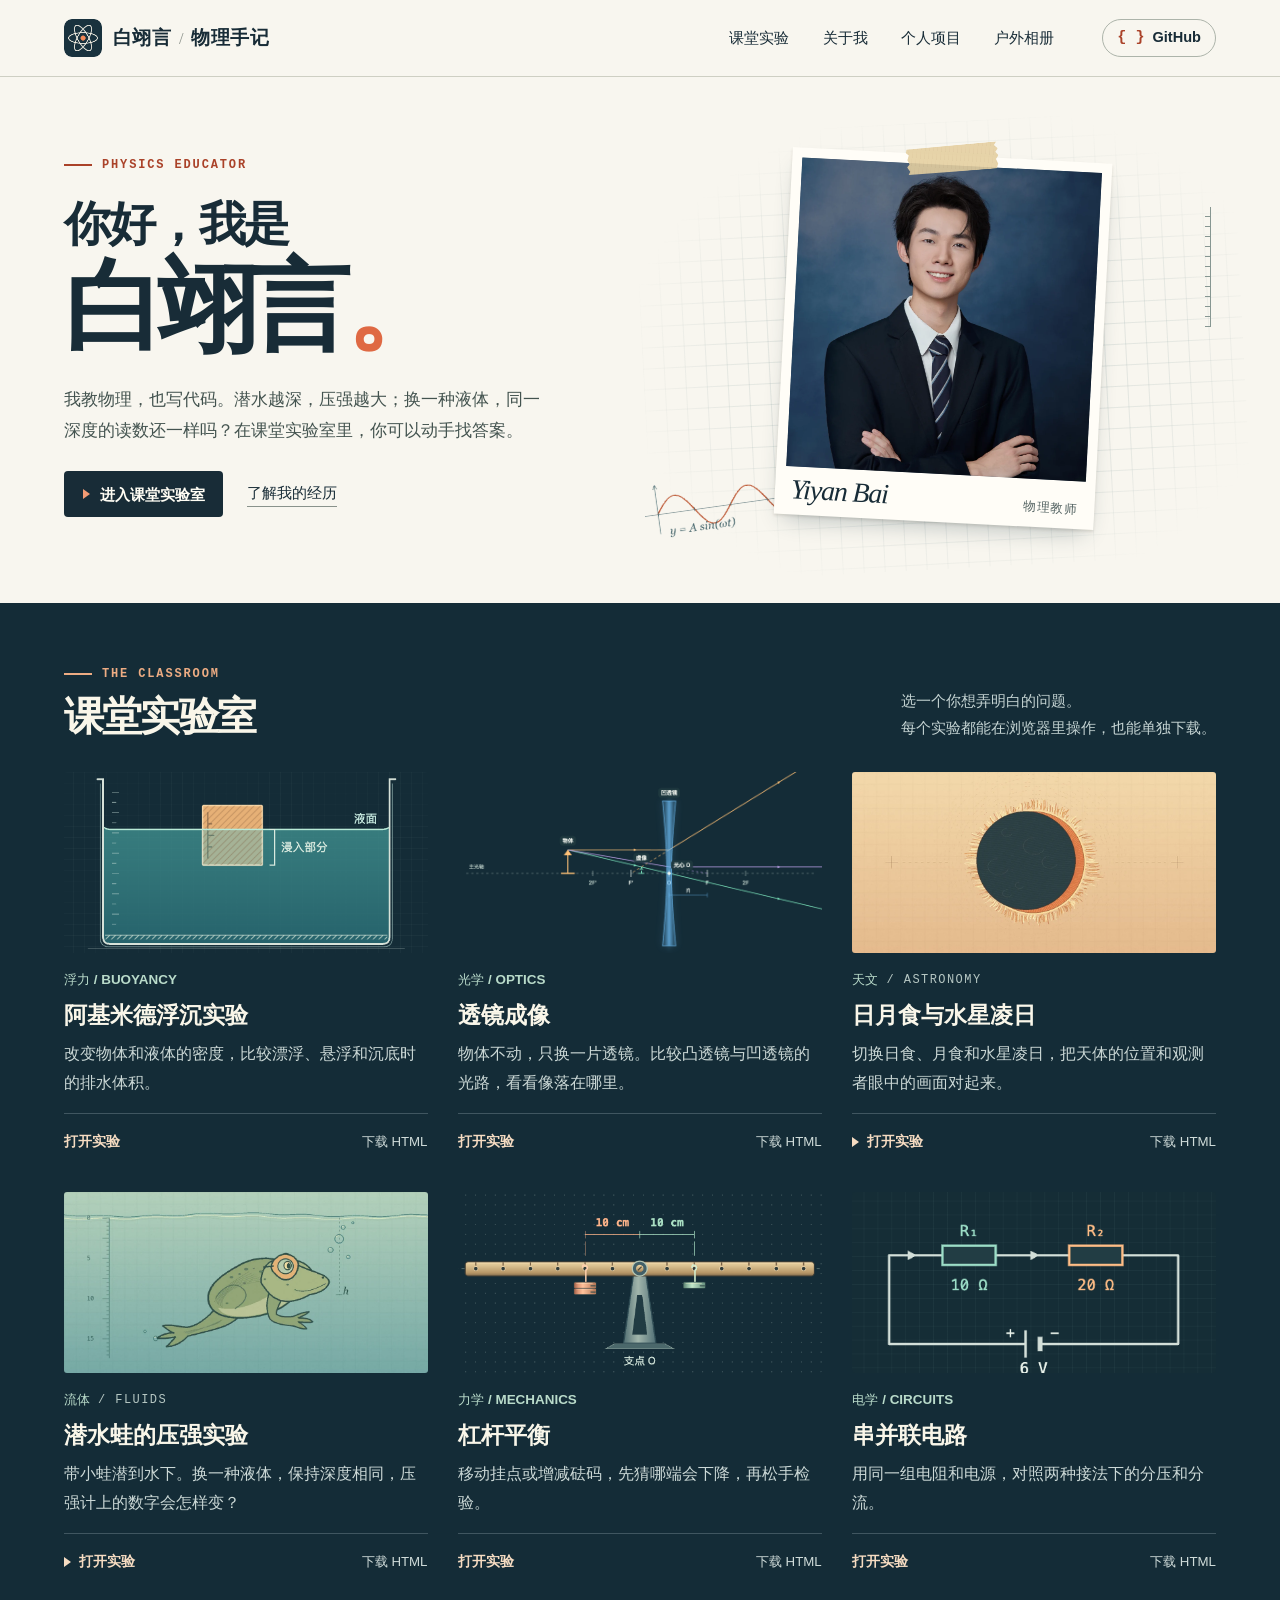
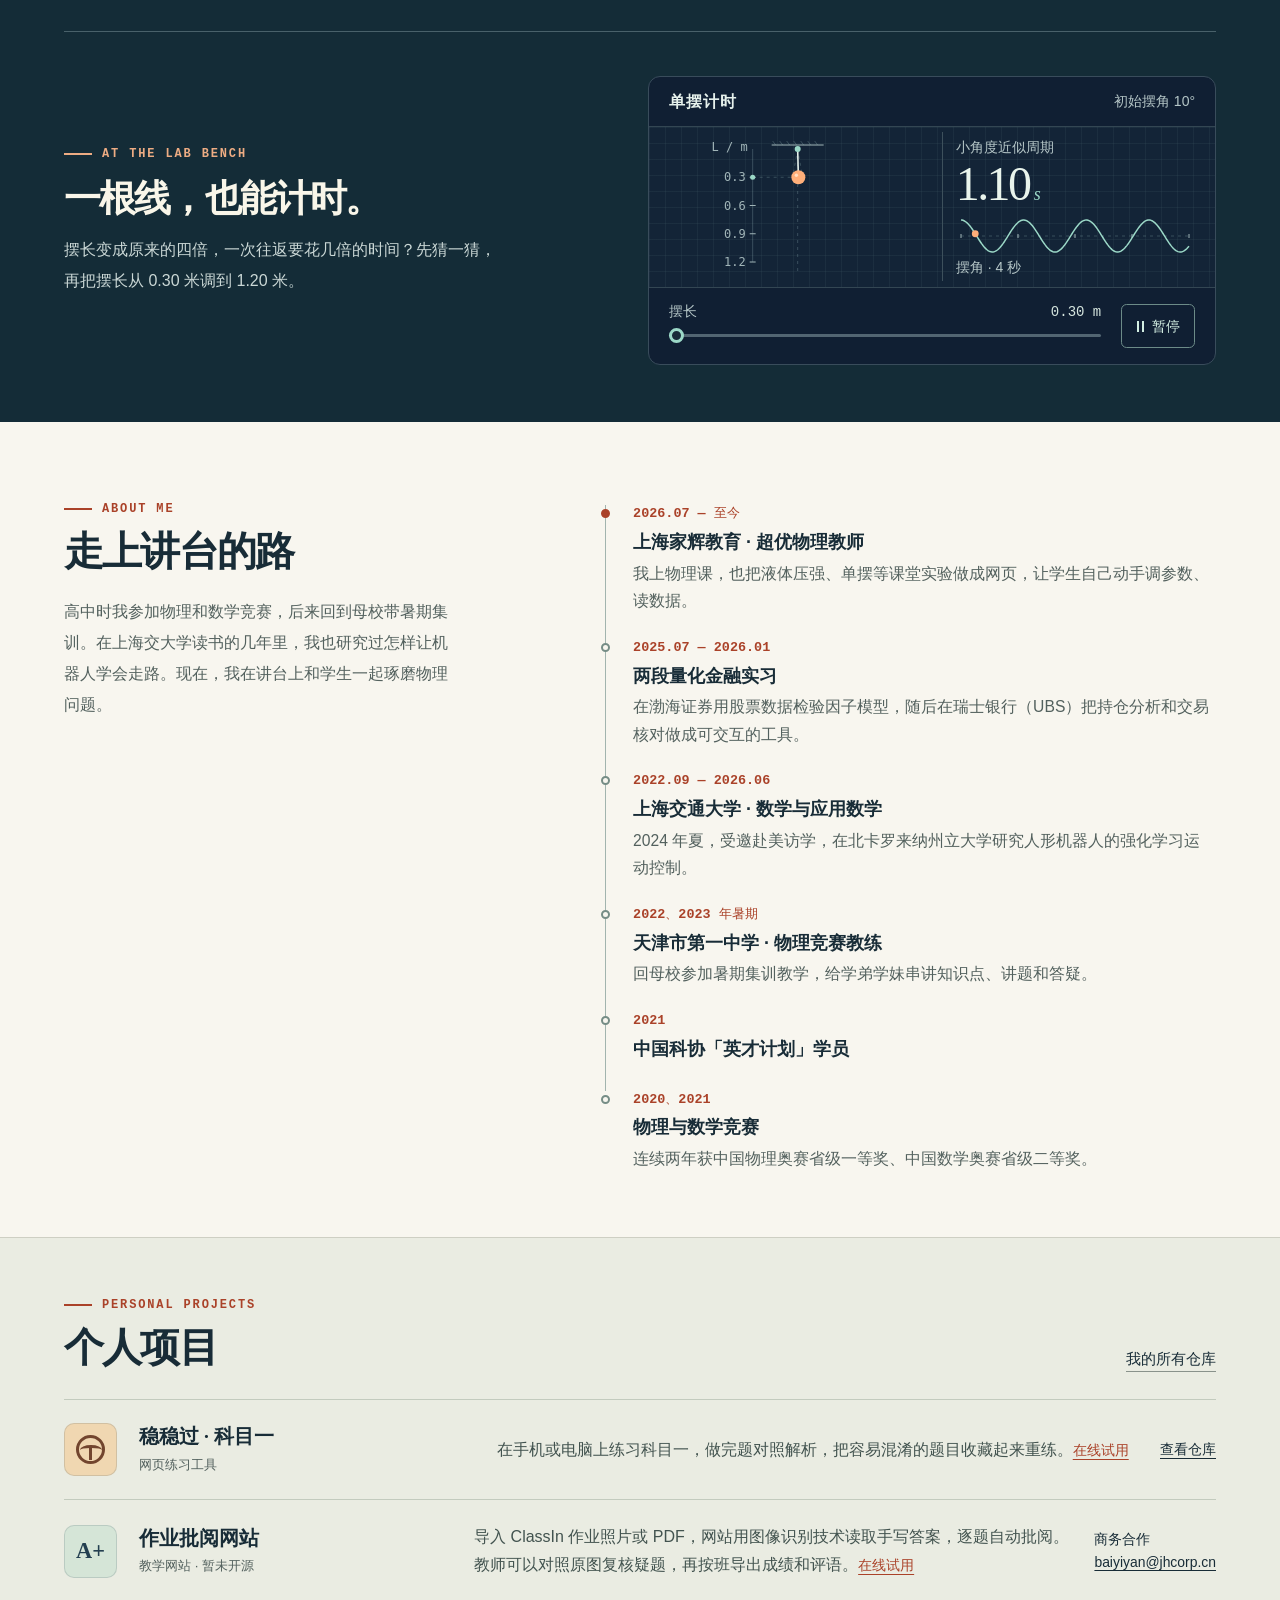
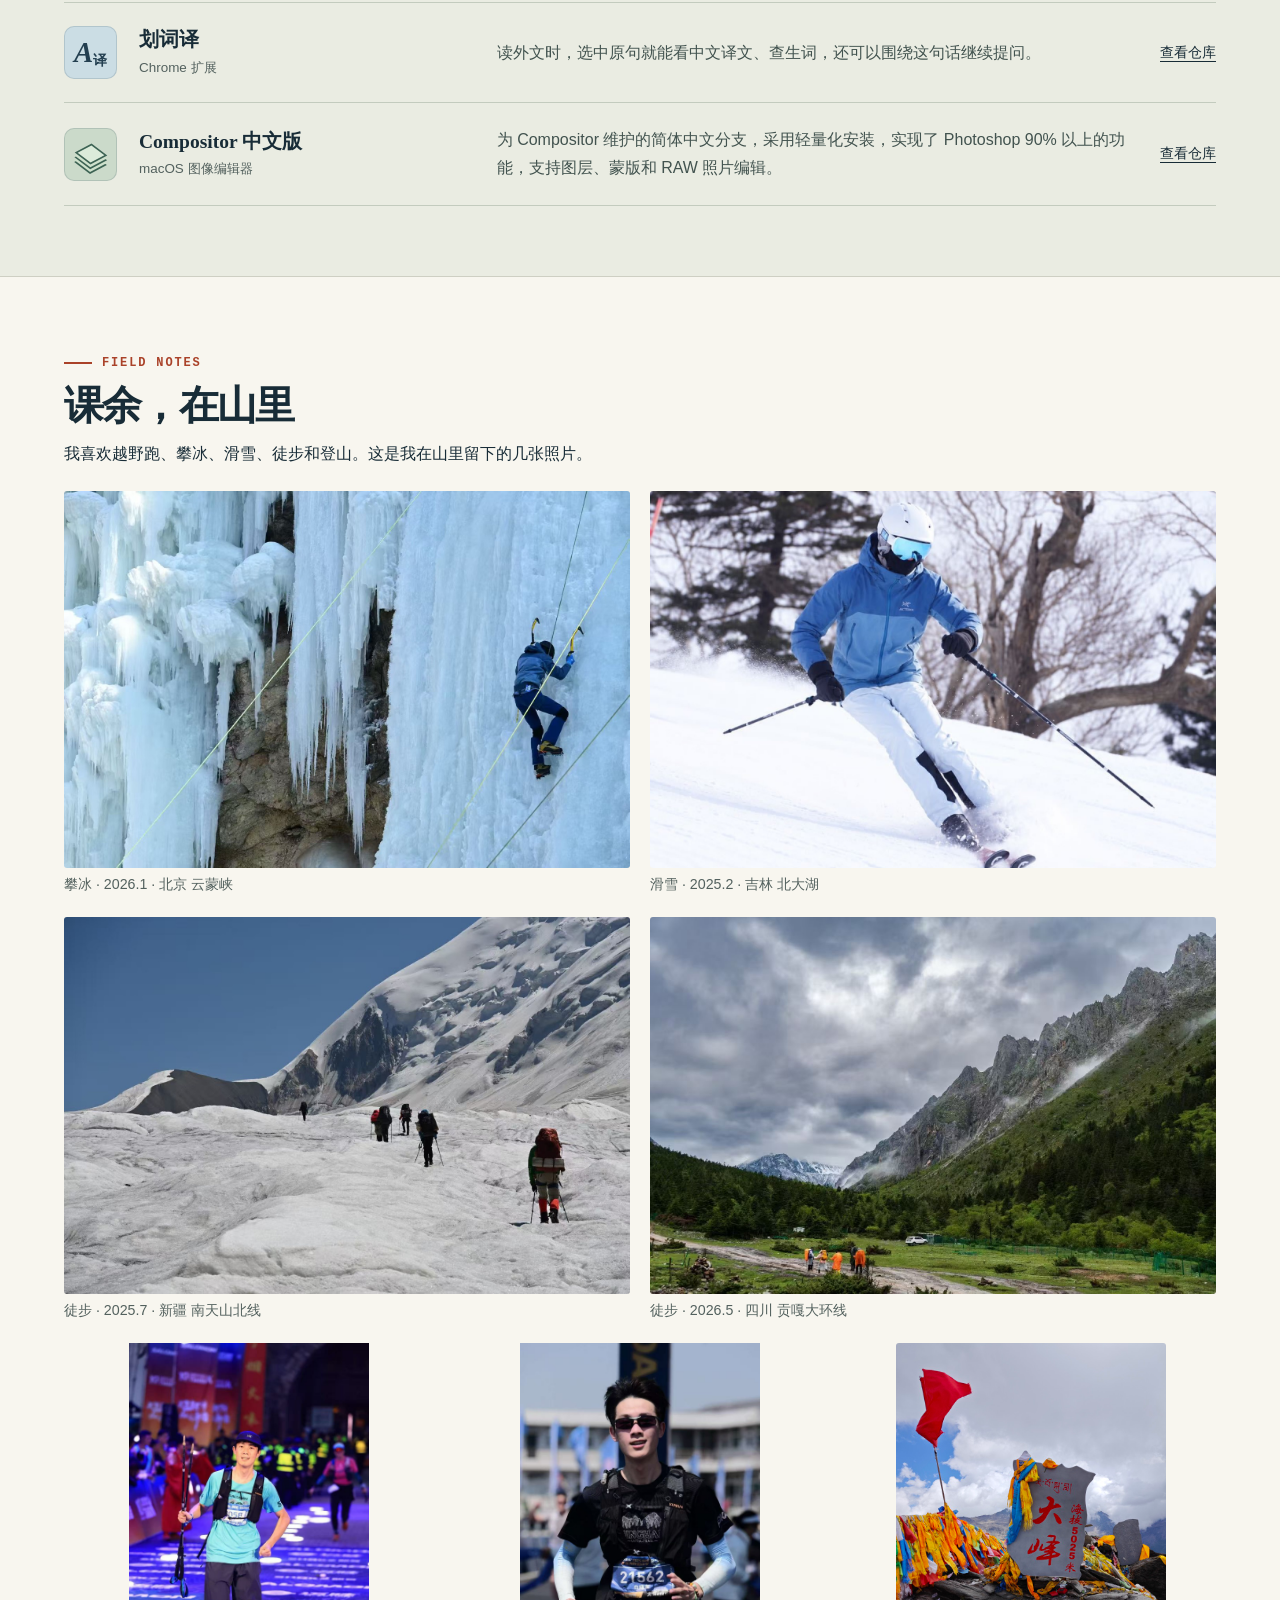
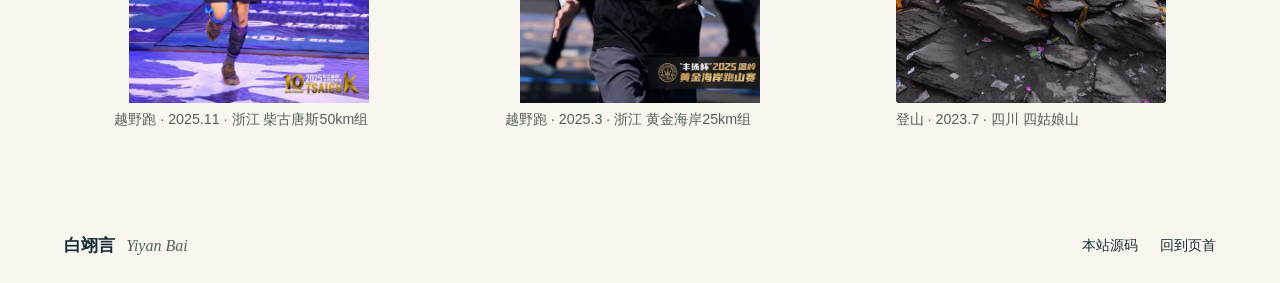
<file: index.html>
<!doctype html>
<html lang="zh-CN">
<head>
  <meta charset="utf-8">
  <meta name="viewport" content="width=device-width, initial-scale=1">
  <meta name="theme-color" content="#f8f6ef">
  <meta name="description" content="白翊言的物理手记。动手做物理实验，看看我的教学经历、个人项目和户外相册。">
  <meta property="og:title" content="白翊言的物理手记">
  <meta property="og:description" content="一位物理老师的互动实验、教学经历与个人项目。">
  <meta property="og:type" content="website">
  <meta property="og:image" content="https://qidian2022.github.io/assets/share.jpg">
  <meta property="og:url" content="https://qidian2022.github.io/">
  <title>白翊言的物理手记 · Yiyan Bai</title>
  <link rel="icon" type="image/png" href="assets/orbit.png">
  <link rel="stylesheet" href="style.css?v=24d191e3">
  <link rel="stylesheet" href="instrument.css">
  <script src="instrument.js" defer></script>
</head>
<body id="top">
  <a class="skip" href="#main">跳至正文</a>
  <header class="masthead">
    <div class="wrap mast-inner">
      <a class="brand" href="#top" aria-label="白翊言的物理手记，首页"><img src="assets/orbit.png" alt="" width="38" height="38"><span>白翊言<span class="brand-cut"> / </span><span class="brand-sub">物理手记</span></span></a>
      <nav aria-label="主导航"><a href="#labs">课堂实验</a><a href="#about">关于我</a><a href="#projects">个人项目</a><a href="#outdoors">户外相册</a></nav>
      <a class="github-link" href="https://github.com/qidian2022"><span aria-hidden="true" class="brackets">{ }</span> GitHub</a>
    </div>
  </header>
  <main id="main">
    <section class="hero" aria-labelledby="hello">
      <div class="wrap hero-grid">
        <div class="intro">
          <p class="eyebrow"><span class="rule"></span><span lang="en">PHYSICS EDUCATOR</span></p>
          <h1 id="hello"><span>你好，我是</span><strong>白翊言<span class="period">。</span></strong></h1>
          <p class="lede">我教物理，也写代码。潜水越深，压强越大；换一种液体，同一深度的读数还一样吗？在课堂实验室里，你可以动手找答案。</p>
          <div class="hero-actions"><a class="button primary" href="#labs"><span aria-hidden="true" class="play-glyph"></span>进入课堂实验室</a><a class="text-link" href="#about">了解我的经历</a></div>
        </div>
        <div class="portrait-board">
          <div class="sheet-grid" aria-hidden="true"></div>
          <div class="sheet-wave" aria-hidden="true"><img src="assets/wave.png" alt="" width="304" height="130"></div>
          <figure class="portrait"><i class="tape" aria-hidden="true"></i><img class="headshot" src="assets/yiyan-bai.webp" alt="穿着深色西装的白翊言" width="1000" height="1500" fetchpriority="high"><figcaption><span lang="en">Yiyan Bai</span><small>物理教师</small></figcaption></figure>
          <div class="edge-ruler" aria-hidden="true"></div>
        </div>
      </div>
    </section>
    <section class="classroom dark" id="labs" aria-labelledby="lab-title">
      <div class="wrap">
        <div class="section-heading"><div><p class="eyebrow"><span class="rule"></span><span lang="en">THE CLASSROOM</span></p><h2 id="lab-title">课堂实验室</h2></div><p>选一个你想弄明白的问题。<br>每个实验都能在浏览器里操作，也能单独下载。</p></div>
        <div class="lab-grid">
          <article class="lab-card"><a class="lab-entry" href="labs/buoyancy.html"><div class="plate"><img src="assets/buoyancy.png" width="800" height="400" loading="lazy" alt="方块漂浮在水槽中，括线标出浸在水面下的部分"></div><div class="lab-info"><p class="topic">浮力 / BUOYANCY</p><h3>阿基米德浮沉实验</h3><p class="summary">改变物体和液体的密度，比较漂浮、悬浮和沉底时的排水体积。</p></div></a><div class="lab-links"><a href="labs/buoyancy.html" aria-label="打开阿基米德浮沉实验">打开实验</a><a href="labs/buoyancy.html" download aria-label="下载阿基米德浮沉实验 HTML">下载 HTML</a></div></article>
          <article class="lab-card"><a class="lab-entry" href="labs/convex-lens.html"><div class="plate lens-plate"><img src="assets/convex-lens.png?v=83b80b16" width="800" height="400" loading="lazy" alt="光线经凹透镜发散，反向延长线交于物体同侧的虚像"></div><div class="lab-info"><p class="topic">光学 / OPTICS</p><h3>透镜成像</h3><p class="summary">物体不动，只换一片透镜。比较凸透镜与凹透镜的光路，看看像落在哪里。</p></div></a><div class="lab-links"><a href="labs/convex-lens.html" aria-label="打开透镜成像">打开实验</a><a href="labs/convex-lens.html" download aria-label="下载透镜成像 HTML">下载 HTML</a></div></article>
          <article class="lab-card"><a class="lab-entry" href="labs/celestial-shadows.html"><div class="plate"><img src="assets/eclipse.webp" width="800" height="400" alt="太阳被天体遮挡时留下的一圈日光" decoding="async"></div><div class="lab-info"><p class="topic">天文 <span lang="en">/ ASTRONOMY</span></p><h3>日月食与水星凌日</h3><p class="summary">切换日食、月食和水星凌日，把天体的位置和观测者眼中的画面对起来。</p></div></a><div class="lab-links"><a href="labs/celestial-shadows.html" aria-label="打开日月食与水星凌日实验"><span class="play-glyph" aria-hidden="true"></span>打开实验</a><a href="labs/celestial-shadows.html" download aria-label="下载日月食与水星凌日 HTML">下载 HTML</a></div></article>
          <article class="lab-card"><a class="lab-entry" href="labs/diving-frog.html"><div class="plate"><img src="assets/frog.webp" width="800" height="400" alt="潜水蛙游在带有深度标尺的水下" decoding="async"></div><div class="lab-info"><p class="topic">流体 <span lang="en">/ FLUIDS</span></p><h3>潜水蛙的压强实验</h3><p class="summary">带小蛙潜到水下。换一种液体，保持深度相同，压强计上的数字会怎样变？</p></div></a><div class="lab-links"><a href="labs/diving-frog.html" aria-label="打开潜水蛙的压强实验"><span class="play-glyph" aria-hidden="true"></span>打开实验</a><a href="labs/diving-frog.html" download aria-label="下载潜水蛙的压强实验 HTML">下载 HTML</a></div></article>
          <article class="lab-card"><a class="lab-entry" href="labs/lever.html"><div class="plate"><img src="assets/lever.png" width="800" height="400" loading="lazy" alt="杠杆平衡实验示意图"></div><div class="lab-info"><p class="topic">力学 / MECHANICS</p><h3>杠杆平衡</h3><p class="summary">移动挂点或增减砝码，先猜哪端会下降，再松手检验。</p></div></a><div class="lab-links"><a href="labs/lever.html" aria-label="打开杠杆平衡">打开实验</a><a href="labs/lever.html" download aria-label="下载杠杆平衡 HTML">下载 HTML</a></div></article>
          <article class="lab-card"><a class="lab-entry" href="labs/circuits.html"><div class="plate"><img src="assets/circuits.png" width="800" height="400" loading="lazy" alt="串并联电路实验示意图"></div><div class="lab-info"><p class="topic">电学 / CIRCUITS</p><h3>串并联电路</h3><p class="summary">用同一组电阻和电源，对照两种接法下的分压和分流。</p></div></a><div class="lab-links"><a href="labs/circuits.html" aria-label="打开串并联电路">打开实验</a><a href="labs/circuits.html" download aria-label="下载串并联电路 HTML">下载 HTML</a></div></article>
        </div>
        <div class="bench-row"><div class="bench-copy"><p class="eyebrow"><span class="rule"></span><span lang="en">AT THE LAB BENCH</span></p><h3>一根线，也能计时。</h3><p>摆长变成原来的四倍，一次往返要花几倍的时间？先猜一猜，再把摆长从 0.30 米调到 1.20 米。</p></div><pendulum-bench><p>小角度摆动时，摆长变成四倍，周期变成两倍。</p></pendulum-bench></div>
      </div>
    </section>
    <section class="about" id="about" aria-labelledby="about-title"><div class="wrap about-grid"><div class="about-intro"><p class="eyebrow"><span class="rule"></span><span lang="en">ABOUT ME</span></p><h2 id="about-title">走上讲台的路</h2><p>高中时我参加物理和数学竞赛，后来回到母校带暑期集训。在上海交大学读书的几年里，我也研究过怎样让机器人学会走路。现在，我在讲台上和学生一起琢磨物理问题。</p></div>
      <ol class="timeline">
        <li><p class="when">2026.07 — 至今</p><h3>上海家辉教育 · 超优物理教师</h3><p>我上物理课，也把液体压强、单摆等课堂实验做成网页，让学生自己动手调参数、读数据。</p></li>
        <li><p class="when">2025.07 — 2026.01</p><h3>两段量化金融实习</h3><p>在渤海证券用股票数据检验因子模型，随后在瑞士银行（UBS）把持仓分析和交易核对做成可交互的工具。</p></li>
        <li><p class="when">2022.09 — 2026.06</p><h3>上海交通大学 · 数学与应用数学</h3><p>2024 年夏，受邀赴美访学，在北卡罗来纳州立大学研究人形机器人的强化学习运动控制。</p></li>
        <li><p class="when">2022、2023 年暑期</p><h3>天津市第一中学 · 物理竞赛教练</h3><p>回母校参加暑期集训教学，给学弟学妹串讲知识点、讲题和答疑。</p></li>
        <li><p class="when">2021</p><h3>中国科协「英才计划」学员</h3></li>
        <li><p class="when">2020、2021</p><h3>物理与数学竞赛</h3><p>连续两年获中国物理奥赛省级一等奖、中国数学奥赛省级二等奖。</p></li>
      </ol></div></section>
    <section class="projects" id="projects" aria-labelledby="projects-title"><div class="wrap">
      <div class="section-heading"><div><p class="eyebrow"><span class="rule"></span><span lang="en">PERSONAL PROJECTS</span></p><h2 id="projects-title">个人项目</h2></div><a class="text-link" href="https://github.com/qidian2022?tab=repositories">我的所有仓库</a></div>
      <div class="repo-list">
        <article class="repo"><div class="repo-icon drive" aria-hidden="true"><i></i></div><div class="repo-title"><h3><a href="https://github.com/qidian2022/kemuyi-practice">稳稳过 · 科目一</a></h3><p>网页练习工具</p></div><p class="repo-desc">在手机或电脑上练习科目一，做完题对照解析，把容易混淆的题目收藏起来重练。<a class="try-link" href="https://qidian2022.github.io/kemuyi-practice/">在线试用</a></p><a class="repo-link" href="https://github.com/qidian2022/kemuyi-practice" aria-label="查看稳稳过 GitHub 仓库">查看仓库</a></article>
        <article class="repo"><div class="repo-icon grade" aria-hidden="true">A+</div><div class="repo-title"><h3>作业批阅网站</h3><p>教学网站 · 暂未开源</p></div><p class="repo-desc">导入 ClassIn 作业照片或 PDF，网站用图像识别技术读取手写答案，逐题自动批阅。教师可以对照原图复核疑题，再按班导出成绩和评语。<a class="try-link" href="https://classin-homework-review.vercel.app/">在线试用</a></p><p class="contact">商务合作<br><a href="mailto:baiyiyan@jhcorp.cn">baiyiyan@jhcorp.cn</a></p></article>
        <article class="repo"><div class="repo-icon translate" aria-hidden="true">A<span>译</span></div><div class="repo-title"><h3><a href="https://github.com/qidian2022/chrome-selection-translator">划词译</a></h3><p>Chrome 扩展</p></div><p class="repo-desc">读外文时，选中原句就能看中文译文、查生词，还可以围绕这句话继续提问。</p><a class="repo-link" href="https://github.com/qidian2022/chrome-selection-translator" aria-label="查看划词译 GitHub 仓库">查看仓库</a></article>
        <article class="repo"><div class="repo-icon layers" aria-hidden="true"><i></i></div><div class="repo-title"><h3><a href="https://github.com/qidian2022/Compositor-ZH">Compositor 中文版</a></h3><p>macOS 图像编辑器</p></div><p class="repo-desc">为 Compositor 维护的简体中文分支，采用轻量化安装，实现了 Photoshop 90% 以上的功能，支持图层、蒙版和 RAW 照片编辑。</p><a class="repo-link" href="https://github.com/qidian2022/Compositor-ZH" aria-label="查看 Compositor 中文版 GitHub 仓库">查看仓库</a></article>
      </div></div></section>
    <section class="outdoors" id="outdoors" aria-labelledby="outdoor-title"><div class="wrap">
      <div class="section-heading"><div><p class="eyebrow"><span class="rule"></span><span lang="en">FIELD NOTES</span></p><h2 id="outdoor-title">课余，在山里</h2></div></div>
      <p>我喜欢越野跑、攀冰、滑雪、徒步和登山。这是我在山里留下的几张照片。</p>
      <div class="photo-grid">
        <figure><img src="assets/ice.jpg" alt="攀登者系着保护绳，用冰镐攀上蓝色冰壁" loading="lazy"><figcaption>攀冰 · 2026.1 · 北京 云蒙峡</figcaption></figure>
        <figure><img src="assets/ski.jpg" alt="穿蓝色外套的滑雪者在雪坡上转弯" loading="lazy"><figcaption>滑雪 · 2025.2 · 吉林 北大湖</figcaption></figure>
        <figure><img src="assets/glacier.jpg" alt="背着行囊的队伍沿雪地向山峰前行" loading="lazy"><figcaption>徒步 · 2025.7 · 新疆 南天山北线</figcaption></figure>
        <figure><img src="assets/valley.jpg" alt="徒步者沿山谷小路走向云雾中的群山" loading="lazy"><figcaption>徒步 · 2026.5 · 四川 贡嘎大环线</figcaption></figure>
        <figure class="portrait-photo"><img src="assets/trail-tsaigu.jpg" alt="越野跑选手手持折叠跑杖，跑过灯光照亮的赛道" loading="lazy"><figcaption>越野跑 · 2025.11 · 浙江 <span class="race-name">柴古唐斯50km组</span></figcaption></figure>
        <figure class="portrait-photo"><img src="assets/trail-wenling.jpg" alt="越野跑选手戴着墨镜，身穿补给背心和号码布奔跑" loading="lazy"><figcaption>越野跑 · 2025.3 · 浙江 <span class="race-name">黄金海岸25km组</span></figcaption></figure>
        <figure class="portrait-photo"><img src="assets/siguniang-dafeng.jpg" alt="四姑娘山大峰的峰顶石碑，碑上写着海拔 5025 米，旁边系着经幡" width="768" height="1024" loading="lazy"><figcaption>登山 · 2023.7 · 四川 四姑娘山</figcaption></figure>
      </div></div></section>
  </main>
  <footer><div class="wrap foot-inner"><span>白翊言 <i lang="en">Yiyan Bai</i></span><div><a href="https://github.com/qidian2022/qidian2022.github.io">本站源码</a><a href="#top">回到页首</a></div></div></footer>
</body>
</html>
</file>
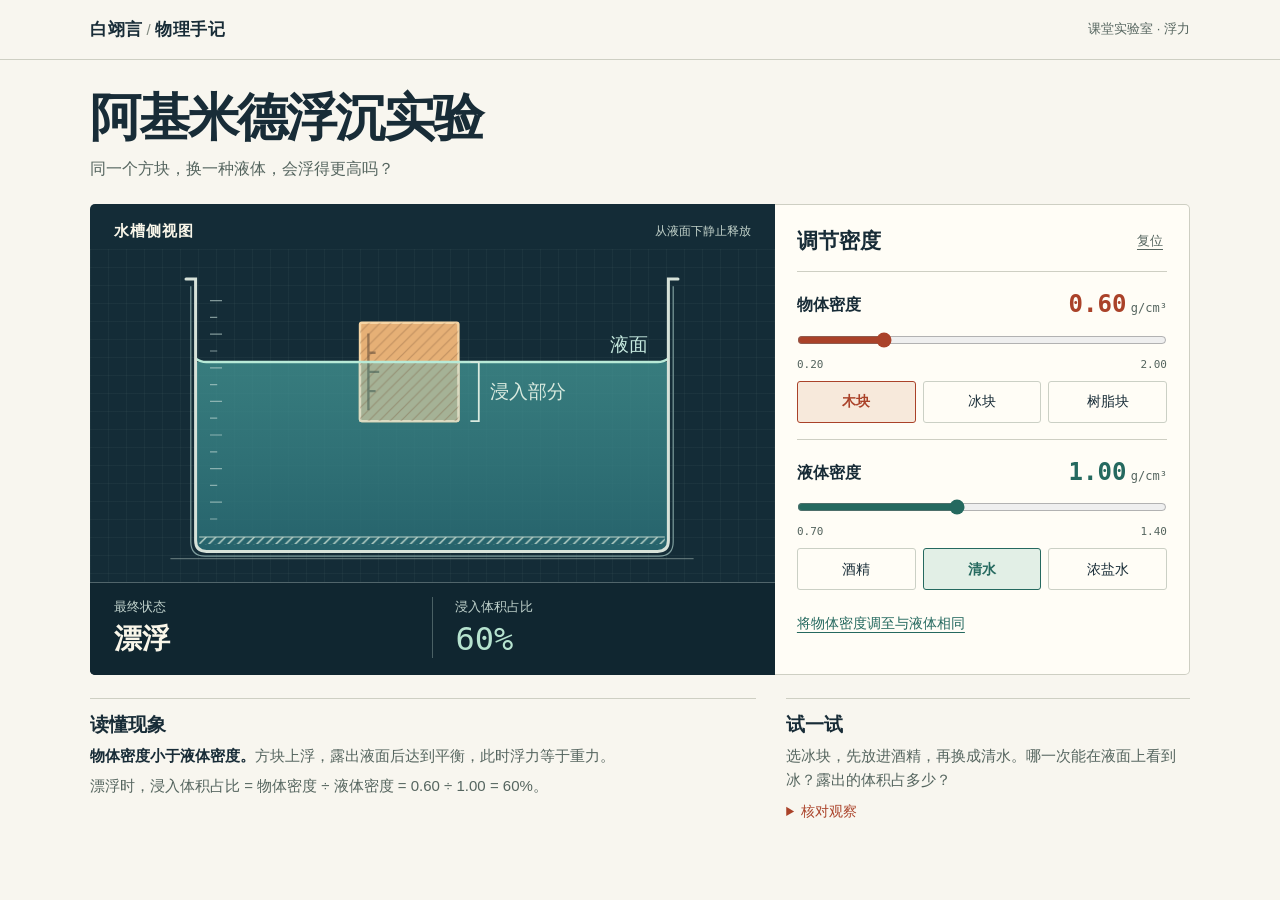
<file: labs/buoyancy.html>
<!doctype html>
<!--
MIT License

Copyright (c) 2026 Yiyan Bai

Permission is hereby granted, free of charge, to any person obtaining a copy
of this software and associated documentation files (the "Software"), to deal
in the Software without restriction, including without limitation the rights
to use, copy, modify, merge, publish, distribute, sublicense, and/or sell
copies of the Software, and to permit persons to whom the Software is
furnished to do so, subject to the following conditions:

The above copyright notice and this permission notice shall be included in all
copies or substantial portions of the Software.

THE SOFTWARE IS PROVIDED "AS IS", WITHOUT WARRANTY OF ANY KIND, EXPRESS OR
IMPLIED, INCLUDING BUT NOT LIMITED TO THE WARRANTIES OF MERCHANTABILITY,
FITNESS FOR A PARTICULAR PURPOSE AND NONINFRINGEMENT. IN NO EVENT SHALL THE
AUTHORS OR COPYRIGHT HOLDERS BE LIABLE FOR ANY CLAIM, DAMAGES OR OTHER
LIABILITY, WHETHER IN AN ACTION OF CONTRACT, TORT OR OTHERWISE, ARISING FROM,
OUT OF OR IN CONNECTION WITH THE SOFTWARE OR THE USE OR OTHER DEALINGS IN THE
SOFTWARE.
-->
<html lang="zh-CN">
<head>
<meta charset="utf-8">
<meta name="viewport" content="width=device-width, initial-scale=1">
<meta name="theme-color" content="#f8f6ef">
<title>阿基米德浮沉实验 · 白翊言的物理手记</title>
<style>
:root {
  color-scheme: light;
  --paper: #f8f6ef;
  --ink: #182c37;
  --muted: #55655f;
  --line: #cecfc3;
  --rust: #aa4229;
  --teal: #25695f;
  --serif: "Songti SC", "STSong", "Noto Serif CJK SC", SimSun, Georgia, serif;
  --sans: -apple-system, BlinkMacSystemFont, "PingFang SC", "Microsoft YaHei", sans-serif;
  --mono: "IBM Plex Mono", ui-monospace, Menlo, Consolas, monospace;
}
* { box-sizing: border-box; }
body { margin: 0; color: var(--ink); background: var(--paper); font: 16px/1.6 var(--sans); }
button, input { font: inherit; }
button { color: inherit; cursor: pointer; }
button:focus-visible, input:focus-visible, summary:focus-visible { outline: 3px solid #bf562f; outline-offset: 2px; }
h1, h2, p, figure, dl, dd { margin: 0; }
.wrap { width: min(1100px, calc(100% - 64px)); margin-inline: auto; }
header { border-bottom: 1px solid var(--line); }
.mast, .title-row, .panel-heading, .setting-heading, .limits, .instrument-heading {
  display: flex; align-items: center; justify-content: space-between; gap: 12px;
}
.mast { min-height: 59px; }
.brand { font: 700 17px var(--serif); letter-spacing: .035em; }
.brand i { margin-inline: .25em; color: #818a80; font: normal 15px var(--sans); }
.subject { font-size: 13px; color: var(--muted); }
.title-row { align-items: flex-end; padding: 28px 0 22px; }
h1 { font: 700 clamp(34px, 4vw, 52px)/1.18 var(--serif); letter-spacing: -.04em; }
.intro { margin-top: 8px; color: var(--muted); }
.bench { display: grid; grid-template-columns: minmax(0, 1.65fr) minmax(305px, 1fr); }
.stage { display: flex; flex-direction: column; min-width: 0; color: #f9f6e9; background: #142c37; border-radius: 5px 0 0 5px; }
.instrument-heading { padding: 16px 24px 0; }
.instrument-heading h2 { font: 600 15px/1.5 var(--sans); letter-spacing: .06em; }
.instrument-heading span { color: #c1d1c9; font-size: 12px; }
.field {
  flex: 1; display: grid; place-items: center; margin-top: 6px;
  background-image: linear-gradient(#c2decc0b 1px, transparent 1px), linear-gradient(90deg, #c2decc0b 1px, transparent 1px);
  background-size: 18px 18px;
}
.field svg { display: block; width: 100%; max-width: 600px; height: auto; }
svg text { font-family: var(--sans); font-size: 16px; }
.readings { display: grid; grid-template-columns: 1fr 1fr; padding: 14px 24px 17px; border-top: 1px solid #51656b; background: #102630; border-radius: 0 0 0 5px; }
.readings > div + div { padding-left: 22px; border-left: 1px solid #4a6064; }
.readings dt { color: #c0d2cc; font-size: 13px; }
.readings dd { margin-top: 3px; font: 700 28px/1.3 var(--serif); }
#fraction { font: 500 32px/1.15 var(--mono); color: #b6e3cf; }
.controls { min-width: 0; background: #fffdf6; border: 1px solid var(--line); border-left: 0; border-radius: 0 5px 5px 0; padding: 15px 22px 18px; }
.panel-heading { padding-bottom: 9px; border-bottom: 1px solid var(--line); }
.panel-heading h2, .note h2 { font: 700 21px/1.45 var(--serif); }
.reset { min-height: 42px; background: none; border: 0; padding: 4px; font-size: 13px; color: var(--muted); text-decoration: underline; text-underline-offset: 4px; }
.reset:hover { color: var(--rust); }
.setting { --accent: var(--rust); padding-top: 16px; }
.setting + .setting { --accent: var(--teal); margin-top: 16px; border-top: 1px solid var(--line); }
.setting-heading label { font-weight: 650; font-size: 16px; }
.value { font: 600 24px/1.4 var(--mono); color: var(--accent); }
.unit { font: 12px var(--mono); color: var(--muted); white-space: nowrap; }
input[type=range] { display: block; width: 100%; height: 36px; margin: 0; cursor: pointer; accent-color: var(--accent); }
.limits { font: 11px var(--mono); color: var(--muted); }
.presets { display: grid; grid-template-columns: repeat(3, minmax(0, 1fr)); gap: 7px; margin-top: 10px; }
.presets button { min-height: 42px; border: 1px solid #cbd0c5; border-radius: 3px; background: transparent; font-size: 14px; }
.presets button:hover { border-color: var(--accent); }
.presets button[aria-pressed=true] { border-color: var(--accent); color: var(--accent); font-weight: 700; background: #f7e9db; }
.setting + .setting button[aria-pressed=true] { background: #e2efe6; }
.equal { margin-top: 12px; min-height: 42px; padding: 4px 0; border: 0; background: none; color: var(--teal); font-size: 14px; text-align: left; text-decoration: underline; text-underline-offset: 4px; }
.notes { display: grid; grid-template-columns: 1.65fr 1fr; gap: 30px; margin: 23px 0 30px; }
.note { padding-top: 12px; border-top: 1px solid var(--line); }
.note h2 { font-size: 19px; }
.note p { margin-top: 6px; color: var(--muted); font-size: 15px; }
.note strong { color: var(--ink); }
summary { width: fit-content; cursor: pointer; color: var(--rust); font-size: 14px; padding-block: 8px; }
@media (max-width: 760px) {
  .wrap { width: min(590px, calc(100% - 32px)); }
  .mast { min-height: 48px; }
  .title-row { padding: 17px 0 13px; }
  .intro { font-size: 15px; margin-top: 4px; }
  .bench, .notes { grid-template-columns: minmax(0, 1fr); }
  .stage { border-radius: 5px 5px 0 0; }
  .instrument-heading { padding: 12px 16px 0; }
  .field svg { max-width: 450px; }
  .readings { padding: 9px 16px; border-radius: 0; }
  .readings dt { font-size: 12px; }
  .readings dd { font-size: 23px; }
  #fraction { font-size: 26px; }
  .controls { padding: 8px 16px 10px; border: 1px solid var(--line); border-top: 0; border-radius: 0 0 5px 5px; }
  .setting { padding-top: 10px; }
  .setting + .setting { margin-top: 12px; }
  .notes { gap: 16px; margin-top: 16px; }
}
</style>
</head>
<body>
<header><div class="wrap mast">
  <span class="brand">白翊言<i>/</i>物理手记</span>
  <span class="subject">课堂实验室 · 浮力</span>
</div></header>
<main class="wrap">
  <div class="title-row"><div>
    <h1>阿基米德浮沉实验</h1>
    <p class="intro">同一个方块，换一种液体，会浮得更高吗？</p>
  </div></div>
  <div class="bench">
    <figure class="stage" aria-labelledby="tank-title">
      <div class="instrument-heading"><h2 id="tank-title">水槽侧视图</h2><span>从液面下静止释放</span></div>
      <div class="field">
        <svg id="tank" viewBox="0 0 500 278" role="img" aria-labelledby="tank-title tank-description">
          <desc id="tank-description">方块漂浮在液面，60% 的体积浸入液体。</desc>
          <defs>
            <linearGradient id="water-fill" x2="0" y2="1" gradientUnits="objectBoundingBox">
              <stop stop-color="#459b99" stop-opacity=".72"/><stop offset="1" stop-color="#1b5563" stop-opacity=".9"/>
            </linearGradient>
            <pattern id="hatching" width="9" height="9" patternUnits="userSpaceOnUse">
              <path d="M-2 2 2 -2 M0 9 9 0 M7 11 11 7" fill="none" stroke="#795336" stroke-width="1" opacity=".34"/>
            </pattern>
            <pattern id="mesh" width="8" height="6" patternUnits="userSpaceOnUse">
              <path d="m0 6 6-6m1 7 6-6" fill="none" stroke="#b9d2c8" stroke-width="1.2"/>
            </pattern>
            <clipPath id="vessel"><path d="M53 25H447V243Q447 252 438 252H62Q53 252 53 243Z"/></clipPath>
            <clipPath id="immersed"><rect id="wet-area" x="53" y="94.2" width="394" height="170"/></clipPath>
            <g id="block-shape">
              <rect x="190" width="82" height="82" rx="1.5"/>
              <rect x="190" width="82" height="82" rx="1.5" fill="url(#hatching)" stroke="none"/>
              <path d="M197 9v64m0-48h6m-6 16h9m-9 16h6" fill="none" stroke="currentColor" opacity=".55"/>
            </g>
          </defs>
          <g clip-path="url(#vessel)">
            <rect id="water" x="53" y="94.2" width="394" height="240" fill="url(#water-fill)"/>
            <path d="M65 43h10m-10 14h6m-6 14h10m-10 14h6m-6 14h10m-10 14h6m-6 14h10m-10 14h6m-6 14h10m-10 14h6m-6 14h10m-10 14h6m-6 14h10m-10 14h6" fill="none" stroke="#c2d9d4" opacity=".62"/>
            <use id="block" href="#block-shape" transform="translate(0 61.4)" fill="#e6b076" stroke="#f6d5a5" stroke-width="2" color="#5f4937"/>
            <g clip-path="url(#immersed)"><use id="wet-block" href="#block-shape" transform="translate(0 61.4)" fill="#a5b296" stroke="#dbdbc2" stroke-width="2" color="#3f5a51"/></g>
            <g id="surface" transform="translate(0 94.2)">
              <path d="M53 -3Q57 0 62 0H438Q443 0 447 -3" fill="none" stroke="#b8ead7" stroke-width="2"/>
              <text x="430" y="-9" fill="#c5e8de" text-anchor="end">液面</text>
            </g>
            <g fill="#d9eadf" stroke="#d9eadf">
              <path id="bracket" d="M282 94.2h7v49.2h-7" fill="none" stroke-width="1.5"/>
              <text id="bracket-label" x="298" y="124" stroke="none">浸入部分</text>
            </g>
            <rect x="56" y="240" width="388" height="6" fill="url(#mesh)"/>
            <path d="M56 240H444" stroke="#b9d2c8"/>
          </g>
          <path d="M45 25h8v218q0 9 9 9h376q9 0 9-9V25h8" fill="none" stroke="#d7e2d9" stroke-width="2.5" stroke-linecap="round"/>
          <path d="M49 31v213q0 12 12 12h378q12 0 12-12V31" fill="none" stroke="#7e9d9d"/>
          <path d="M32 258H468" fill="none" stroke="#93a6a3" opacity=".56"/>
        </svg>
      </div>
      <figcaption><dl class="readings">
        <div><dt>最终状态</dt><dd id="state">漂浮</dd></div>
        <div><dt>浸入体积占比</dt><dd id="fraction">60%</dd></div>
      </dl></figcaption>
    </figure>
    <section class="controls" aria-labelledby="settings-title">
      <div class="panel-heading"><h2 id="settings-title">调节密度</h2><button type="button" class="reset" id="reset">复位</button></div>
      <div class="setting">
        <div class="setting-heading">
          <label for="object">物体密度</label>
          <span><span class="value" id="object-value">0.60</span> <span class="unit">g/cm³</span></span>
        </div>
        <input type="range" min="0.20" max="2.00" step="0.01" value="0.60" id="object">
        <div class="limits" aria-hidden="true"><span>0.20</span><span>2.00</span></div>
        <div class="presets" role="group" aria-label="物体密度示例">
          <button type="button" data-target="object" value="0.60" aria-pressed="true">木块</button>
          <button type="button" data-target="object" value="0.92" aria-pressed="false">冰块</button>
          <button type="button" data-target="object" value="1.30" aria-pressed="false">树脂块</button>
        </div>
      </div>
      <div class="setting">
        <div class="setting-heading">
          <label for="liquid">液体密度</label>
          <span><span class="value" id="liquid-value">1.00</span> <span class="unit">g/cm³</span></span>
        </div>
        <input type="range" min="0.70" max="1.40" step="0.01" value="1.00" id="liquid">
        <div class="limits" aria-hidden="true"><span>0.70</span><span>1.40</span></div>
        <div class="presets" role="group" aria-label="液体密度示例">
          <button type="button" data-target="liquid" value="0.79" aria-pressed="false">酒精</button>
          <button type="button" data-target="liquid" value="1.00" aria-pressed="true">清水</button>
          <button type="button" data-target="liquid" value="1.20" aria-pressed="false">浓盐水</button>
        </div>
      </div>
      <button type="button" class="equal" id="equal">将物体密度调至与液体相同</button>
    </section>
  </div>
  <div class="notes">
    <section class="note" aria-labelledby="reading-title">
      <h2 id="reading-title">读懂现象</h2>
      <p><strong id="comparison">物体密度小于液体密度。</strong><span id="reason">方块上浮，露出液面后达到平衡，此时浮力等于重力。</span></p>
      <p id="calculation">漂浮时，浸入体积占比 = 物体密度 ÷ 液体密度 = 0.60 ÷ 1.00 = 60%。</p>
    </section>
    <section class="note" aria-labelledby="challenge-title">
      <h2 id="challenge-title">试一试</h2>
      <p>选冰块，先放进酒精，再换成清水。哪一次能在液面上看到冰？露出的体积占多少？</p>
      <details><summary>核对观察</summary><p>冰块在酒精中沉底，在清水中漂浮。清水中浸入的体积占 92%，露出的体积占 8%。</p></details>
    </section>
  </div>
</main>
<script>
(() => {
  const byId = id => document.getElementById(id);
  const object = byId('object');
  const liquid = byId('liquid');
  const presets = document.querySelectorAll('[data-target]');
  const side = 82;
  const meshTop = 240;
  const releaseTop = 130;

  function render() {
    const objectDensity = object.valueAsNumber;
    const liquidDensity = liquid.valueAsNumber;
    const floating = objectDensity < liquidDensity;
    const suspended = objectDensity === liquidDensity;
    const fraction = Math.min(1, objectDensity / liquidDensity);
    const percent = Number((100 * fraction).toFixed(1)) + '%';
    // 液体体积固定。排开整个方块的体积时，液面比空载时高 18 个绘图单位。
    const surfaceY = 105 - 18 * fraction;
    let top = meshTop - side;
    let state = '沉底';
    let relation = '大于';
    let reason = '方块下沉到槽底的透水托网。静止时，浮力和托网的支持力之和等于重力。';
    let calculation = '方块全部浸入液体，排开液体的体积等于方块的体积。';
    if (floating) {
      top = surfaceY - side * (1 - fraction);
      state = '漂浮';
      relation = '小于';
      reason = '方块上浮，露出液面后达到平衡，此时浮力等于重力。';
      const sign = Math.abs(100 * fraction - parseFloat(percent)) < 1e-9 ? '=' : '≈';
      calculation = '漂浮时，浸入体积占比 = 物体密度 ÷ 液体密度 = ' +
        objectDensity.toFixed(2) + ' ÷ ' + liquidDensity.toFixed(2) + ' ' + sign + ' ' + percent + '。';
    } else if (suspended) {
      top = releaseTop;
      state = '悬浮';
      relation = '等于';
      reason = '方块完全浸没时，浮力等于重力。它停在释放处，换一个完全浸没的深度静止释放，也能悬浮。';
    }

    byId('water').setAttribute('y', surfaceY);
    byId('wet-area').setAttribute('y', surfaceY);
    byId('surface').setAttribute('transform', 'translate(0 ' + surfaceY + ')');
    for (const id of ['block', 'wet-block']) {
      byId(id).setAttribute('transform', 'translate(0 ' + top + ')');
    }
    const wetTop = Math.max(surfaceY, top);
    const wetHeight = top + side - wetTop;
    byId('bracket').setAttribute('d', 'M282 ' + wetTop + 'h7v' + wetHeight + 'h-7');
    byId('bracket-label').setAttribute('y', wetTop + wetHeight / 2 + 5);
    byId('tank-description').textContent = '方块' + state + '，浸入液体的体积占 ' + percent + '。';
    byId('state').textContent = state;
    byId('fraction').textContent = percent;
    byId('comparison').textContent = '物体密度' + relation + '液体密度。';
    byId('reason').textContent = reason;
    byId('calculation').textContent = calculation;
    for (const input of [object, liquid]) {
      const density = input.valueAsNumber.toFixed(2);
      byId(input.id + '-value').textContent = density;
      input.setAttribute('aria-valuetext', density + ' 克每立方厘米，' + state + '，浸入 ' + percent);
    }
    for (const button of presets) {
      button.setAttribute('aria-pressed', String(byId(button.dataset.target).valueAsNumber === Number(button.value)));
    }
  }

  for (const input of [object, liquid]) input.addEventListener('input', render);
  for (const button of presets) {
    button.addEventListener('click', () => {
      byId(button.dataset.target).value = button.value;
      render();
    });
  }
  byId('equal').addEventListener('click', () => {
    object.value = liquid.value;
    render();
  });
  byId('reset').addEventListener('click', () => {
    object.value = object.defaultValue;
    liquid.value = liquid.defaultValue;
    render();
  });
  render();
})();
</script>
</body>
</html>
</file>
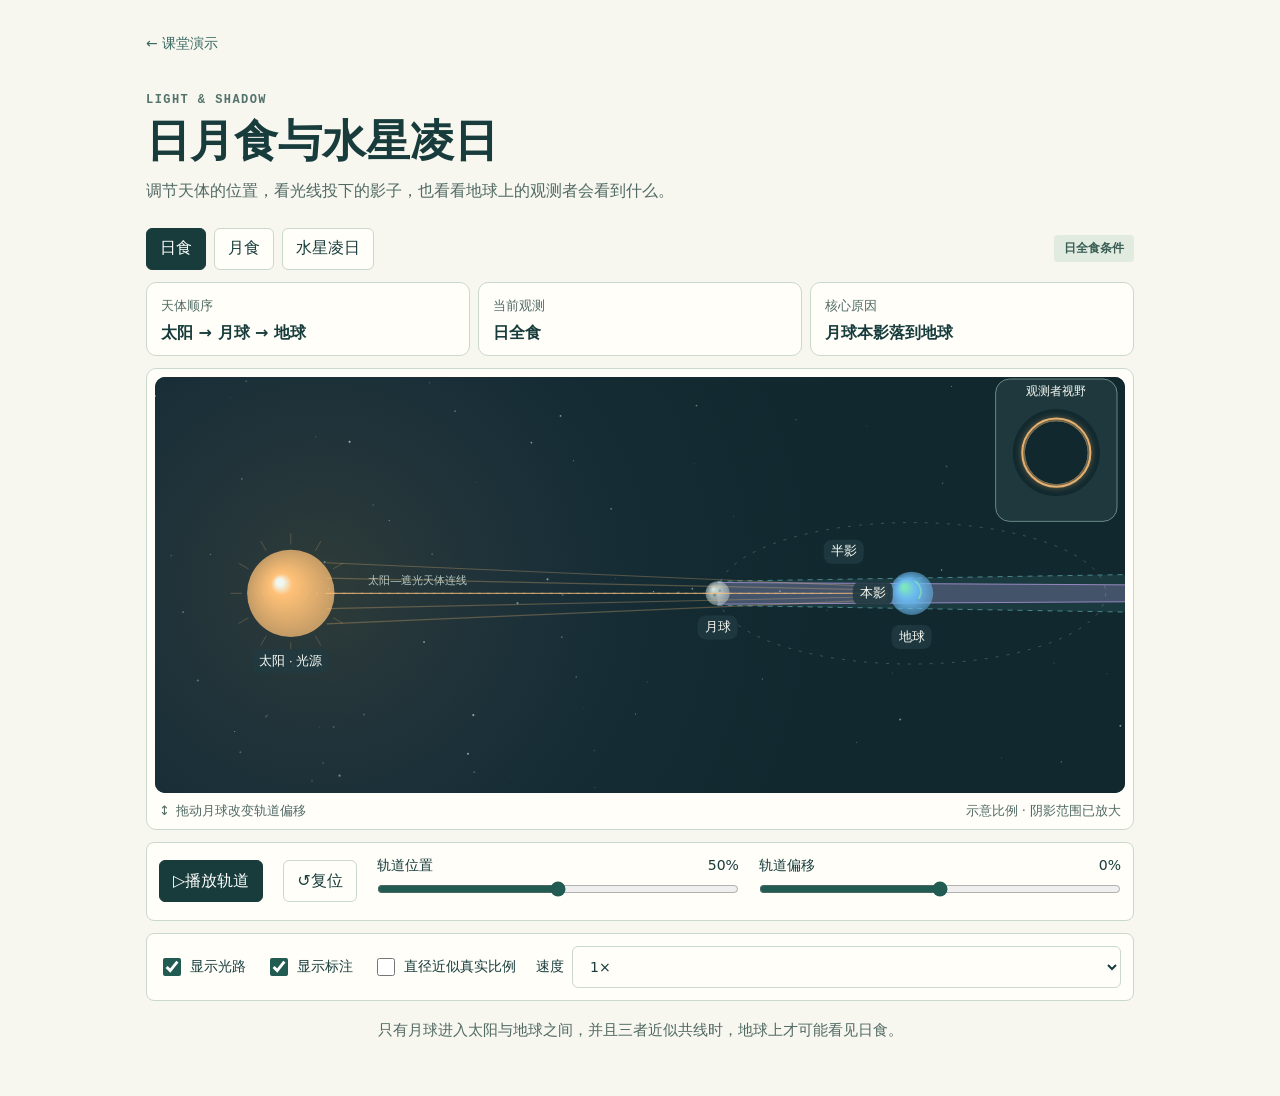
<file: labs/celestial-shadows.html>
<!doctype html>
<!--
MIT License

Copyright (c) 2026 Yiyan Bai

Permission is hereby granted, free of charge, to any person obtaining a copy
of this software and associated documentation files (the "Software"), to deal
in the Software without restriction, including without limitation the rights
to use, copy, modify, merge, publish, distribute, sublicense, and/or sell
copies of the Software, and to permit persons to whom the Software is
furnished to do so, subject to the following conditions:

The above copyright notice and this permission notice shall be included in all
copies or substantial portions of the Software.

THE SOFTWARE IS PROVIDED "AS IS", WITHOUT WARRANTY OF ANY KIND, EXPRESS OR
IMPLIED, INCLUDING BUT NOT LIMITED TO THE WARRANTIES OF MERCHANTABILITY,
FITNESS FOR A PARTICULAR PURPOSE AND NONINFRINGEMENT. IN NO EVENT SHALL THE
AUTHORS OR COPYRIGHT HOLDERS BE LIABLE FOR ANY CLAIM, DAMAGES OR OTHER
LIABILITY, WHETHER IN AN ACTION OF CONTRACT, TORT OR OTHERWISE, ARISING FROM,
OUT OF OR IN CONNECTION WITH THE SOFTWARE OR THE USE OR OTHER DEALINGS IN THE
SOFTWARE.
-->
<html lang="zh-CN">
<head>
<meta charset="utf-8">
<meta name="viewport" content="width=device-width, initial-scale=1">
<meta name="description" content="调节天体的位置，看光线投下的影子，也看看地球上的观测者会看到什么。">
<title>日月食与水星凌日 · 课堂演示</title>
<style>
:root {
  color-scheme: light;
  --paper: #f7f6ef;
  --ink: #173c3b;
  --line: #cbd8ce;
  --muted-ink: #516a64;
  --radius-lg: 10px;
  --viz-series-2: #c96b2e;
  --viz-series-3: #1b826c;
  --viz-series-5: #745fc7;
  --muted-foreground: #748987;
}
* { box-sizing: border-box; }
body {
  margin: 0;
  color: var(--ink);
  background: var(--paper);
  font: 16px/1.55 system-ui, "PingFang SC", "Microsoft YaHei", sans-serif;
}
main { width: min(1080px, 100%); margin: 0 auto; padding: 28px clamp(16px, 4vw, 46px) 48px; }
.lab-nav a { display: inline-block; padding: 5px 0; color: #386761; font-size: 14px; text-decoration: none; }
.lab-nav a:hover { text-decoration: underline; }
header { margin: 32px 0 24px; }
header small { display: block; color: #52736b; font: 600 12px/1.4 ui-monospace, Menlo, monospace; letter-spacing: .12em; }
h1 { margin: 6px 0 8px; font: 650 clamp(28px, 4vw, 44px)/1.28 "Songti SC", "Noto Serif CJK SC", serif; }
header p { color: var(--muted-ink); margin: 0; }
button, input, select { font: inherit; }
button, select, input[type=range], input[type=checkbox] { cursor: pointer; }
button { color: var(--ink); }
:focus-visible { outline: 3px solid #bb602e; outline-offset: 3px; }
.btn, .form-select {
  padding: 8px 13px; min-height: 42px; border: 1px solid var(--line); border-radius: 6px;
  background: #fffef9; color: var(--ink); line-height: 1.4;
}
.btn:hover { border-color: var(--ink); }
.btn-primary { background: var(--ink); border-color: var(--ink); color: white; }
.viz-badge {
  padding: 4px 10px; border-radius: 4px; color: #395d54; background: #e1ebe0;
  font-size: 12px; font-weight: 650;
}
.viz-grid { display: grid; gap: 8px; }
.card { border: 1px solid var(--line); background: #fffef9; border-radius: 10px; }
.viz-stat { padding: 10px 14px; }
.viz-stat-value { line-height: 1.5; font-weight: 600; }
.text-muted { font-size: 13px; color: var(--muted-ink); }
.viz-controls, .viz-row { display: flex; flex-wrap: wrap; align-items: center; gap: 12px 20px; }
.viz-controls { background: #fffef9; border: 1px solid var(--line); padding: 12px; border-radius: 8px; }
.form-check { display: inline-flex; align-items: center; gap: 6px; min-height: 36px; cursor: pointer; }
.form-check-input { width: 18px; height: 18px; accent-color: #225b51; }
.form-range { accent-color: #225b51; margin: 0; min-height: 24px; }
.form-label, .form-check-label { font-size: 14px; }
.cll-stage-footer, .asl-stage-footer, .cll-legend { color: var(--muted-ink); font-size: 13px; }
.cll-footnote, .asl-footnote { font-size: 15px; margin: 6px 0; }
canvas {
  --background: #10282e; --foreground: #eff7f0; --muted-foreground: #b3c7c1;
  --border: #73938d; --popover: #203a40; --popover-foreground: #f7faf3;
  --secondary-foreground: #d5e2dc; --viz-series-1: #6bb9f0;
  --viz-series-2: #ffc177; --viz-series-3: #7de5bd; --viz-series-4: #e58896;
  --viz-series-5: #c3a5ef; --viz-series-6: #78d1d7;
  height: auto;
}
@media(max-width: 560px) {
  main { padding: 16px 12px 28px; }
  header { margin: 20px 0; }
  .viz-stat { padding: 6px 10px; display:flex; gap: 10px; align-items: center; }
  .viz-stat .text-muted { min-width: 4em; }
  .viz-stat .viz-stat-value { margin: 0 !important; }
  .viz-grid { gap: 3px; }
  .btn { padding: 6px 10px; font-size: 14px; }
  .viz-controls { gap: 7px 12px; }
}
</style>
</head>
<body><main>
<nav class="lab-nav" aria-label="返回主页"><a href="../index.html#labs"><span aria-hidden="true">←</span> 课堂演示</a></nav>
<header><small>LIGHT & SHADOW</small><h1>日月食与水星凌日</h1><p>调节天体的位置，看光线投下的影子，也看看地球上的观测者会看到什么。</p></header>
<div id="astro-shadow-lab">
  <div class="asl-modebar" role="group" aria-label="选择天文现象">
    <button type="button" class="btn btn-primary asl-mode" data-mode="solar" aria-pressed="true">日食</button>
    <button type="button" class="btn asl-mode" data-mode="lunar" aria-pressed="false">月食</button>
    <button type="button" class="btn asl-mode" data-mode="transit" aria-pressed="false">水星凌日</button>
    <span class="viz-badge asl-live" aria-live="polite">日全食条件</span>
  </div>

  <div class="viz-grid asl-stats" aria-live="polite">
    <div class="card viz-stat">
      <span class="text-muted">天体顺序</span>
      <span class="viz-stat-value" id="asl-order">太阳 → 月球 → 地球</span>
    </div>
    <div class="card viz-stat">
      <span class="text-muted">当前观测</span>
      <span class="viz-stat-value" id="asl-result">日全食</span>
    </div>
    <div class="card viz-stat">
      <span class="text-muted">核心原因</span>
      <span class="viz-stat-value" id="asl-reason">月球本影落到地球</span>
    </div>
  </div>

  <div class="card asl-stage">
    <canvas id="asl-canvas" role="img" aria-label="太阳、月球、地球与光影关系的互动演示"></canvas>
    <div class="asl-stage-footer">
      <span id="asl-drag-hint"><span aria-hidden="true">↕</span> 拖动月球改变对齐程度</span>
      <span class="text-muted" id="asl-scale-note">示意比例 · 阴影范围已放大</span>
    </div>
  </div>

  <div class="viz-controls" aria-label="演示控制">
    <button type="button" class="btn btn-primary" id="asl-play"><span aria-hidden="true">▷</span><span>播放轨道</span></button>
    <button type="button" class="btn" id="asl-reset"><span aria-hidden="true">↺</span><span>复位</span></button>
    <label class="form-label asl-range-label" for="asl-progress">
      <span>轨道位置 <output id="asl-progress-value">50%</output></span>
      <input class="form-range" id="asl-progress" type="range" min="0" max="100" value="50" step="1">
    </label>
    <label class="form-label asl-range-label" for="asl-offset">
      <span>轨道偏移 <output id="asl-offset-value">0%</output></span>
      <input class="form-range" id="asl-offset" type="range" min="-100" max="100" value="0" step="1">
    </label>
  </div>

  <div class="viz-controls asl-toggles" aria-label="图层控制">
    <label class="form-check form-switch">
      <input class="form-check-input" id="asl-rays" type="checkbox" checked>
      <span class="form-check-label">显示光路</span>
    </label>
    <label class="form-check form-switch">
      <input class="form-check-input" id="asl-labels" type="checkbox" checked>
      <span class="form-check-label">显示标注</span>
    </label>
    <label class="form-check form-switch">
      <input class="form-check-input" id="asl-scale" type="checkbox">
      <span class="form-check-label">直径近似真实比例</span>
    </label>
    <label class="form-label asl-speed-label" for="asl-speed">
      <span>速度</span>
      <select class="form-select" id="asl-speed">
        <option value="0.5">0.5×</option>
        <option value="1" selected>1×</option>
        <option value="2">2×</option>
      </select>
    </label>
  </div>

  <p class="text-small text-muted asl-footnote" id="asl-footnote">只有月球进入太阳与地球之间，并且三者近似共线时，地球上才可能看见日食。</p>
</div>

<style>
  #astro-shadow-lab {
    display: flex;
    flex-direction: column;
    gap: 12px;
    width: 100%;
  }
  #astro-shadow-lab .asl-modebar,
  #astro-shadow-lab .asl-stage-footer,
  #astro-shadow-lab .asl-range-label > span {
    display: flex;
    align-items: center;
    gap: 8px;
  }
  #astro-shadow-lab .asl-modebar { flex-wrap: wrap; }
  #astro-shadow-lab .asl-live { margin-inline-start: auto; }
  #astro-shadow-lab .asl-stats { grid-template-columns: repeat(3, minmax(0, 1fr)); }
  #astro-shadow-lab .asl-stats .viz-stat-value {
    display: block;
    margin-top: 4px;
    overflow-wrap: anywhere;
  }
  #astro-shadow-lab .asl-stage { padding: 8px; }
  #astro-shadow-lab #asl-canvas {
    display: block;
    width: 100%;
    aspect-ratio: 21 / 9;
    border-radius: var(--radius-lg);
    background: var(--background);
    touch-action: none;
    cursor: grab;
    color-scheme: dark;
  }
  #astro-shadow-lab #asl-canvas:active { cursor: grabbing; }
  #astro-shadow-lab .asl-stage-footer {
    justify-content: space-between;
    flex-wrap: wrap;
    padding: 8px 4px 0;
  }
  #astro-shadow-lab .asl-stage-footer span { display: inline-flex; align-items: center; gap: 6px; }
  #astro-shadow-lab .asl-range-label {
    flex: 1 1 180px;
    min-width: 150px;
  }
  #astro-shadow-lab .asl-range-label > span { justify-content: space-between; }
  #astro-shadow-lab .asl-range-label input { width: 100%; }
  #astro-shadow-lab .asl-speed-label {
    display: flex;
    align-items: center;
    gap: 8px;
    margin-inline-start: auto;
    flex: 1 1 150px;
  }
  #astro-shadow-lab .asl-speed-label > span { white-space: nowrap; }
  #astro-shadow-lab .asl-speed-label .form-select { flex: 1; min-width: 90px; }
  #astro-shadow-lab .asl-footnote { text-align: center; }
  @media (max-width: 560px) {
    #astro-shadow-lab .asl-stats { grid-template-columns: 1fr; }
    #astro-shadow-lab .asl-live { width: 100%; margin-inline-start: 0; }
    #astro-shadow-lab #asl-canvas { aspect-ratio: 4 / 3; }
    #astro-shadow-lab .asl-speed-label { margin-inline-start: 0; }
  }
  @media (prefers-reduced-motion: reduce) {
    #astro-shadow-lab * { scroll-behavior: auto !important; }
  }
</style>

<script>
(() => {
  const root = document.getElementById('astro-shadow-lab');
  if (!root) return;

  const canvas = root.querySelector('#asl-canvas');
  const ctx = canvas.getContext('2d');
  const controls = {
    modes: [...root.querySelectorAll('.asl-mode')],
    play: root.querySelector('#asl-play'),
    reset: root.querySelector('#asl-reset'),
    progress: root.querySelector('#asl-progress'),
    progressValue: root.querySelector('#asl-progress-value'),
    offset: root.querySelector('#asl-offset'),
    offsetValue: root.querySelector('#asl-offset-value'),
    rays: root.querySelector('#asl-rays'),
    labels: root.querySelector('#asl-labels'),
    scale: root.querySelector('#asl-scale'),
    speed: root.querySelector('#asl-speed')
  };
  const text = {
    order: root.querySelector('#asl-order'),
    result: root.querySelector('#asl-result'),
    reason: root.querySelector('#asl-reason'),
    live: root.querySelector('.asl-live'),
    hint: root.querySelector('#asl-drag-hint'),
    scaleNote: root.querySelector('#asl-scale-note'),
    footnote: root.querySelector('#asl-footnote')
  };

  const state = {
    mode: 'solar',
    progress: 0.5,
    offset: 0,
    playing: false,
    dragging: false,
    justReset: true,
    activeOrbitBaseY: 0,
    lastTime: 0,
    stars: Array.from({ length: 86 }, (_, i) => ({
      x: ((Math.sin(i * 12.9898) * 43758.5453) % 1 + 1) % 1,
      y: ((Math.sin(i * 78.233 + 2) * 23421.631) % 1 + 1) % 1,
      r: 0.35 + (i % 5) * 0.18,
      a: 0.18 + (i % 7) * 0.07
    }))
  };

  const modeCopy = {
    solar: {
      order: '太阳 → 月球 → 地球',
      hint: '拖动月球改变轨道偏移',
      foot: '只有月球进入太阳与地球之间，并且三者近似共线时，地球上才可能看见日食。'
    },
    lunar: {
      order: '太阳 → 地球 → 月球',
      hint: '拖动月球改变轨道偏移',
      foot: '月球进入地球背向太阳的一侧，穿过半影或本影。留意月面从边缘开始的明暗变化。'
    },
    transit: {
      order: '太阳 → 水星 → 地球',
      hint: '拖动水星改变轨道偏移',
      foot: '当地球、水星和太阳近似共线，水星从太阳圆面前经过，地球上的观测者会看到一个小黑点。'
    }
  };

  const resolvedColorCache = new Map();
  const alphaColorCache = new Map();

  function css(name) {
    const key = `${name}:${document.documentElement.getAttribute('data-theme') || 'auto'}`;
    if (resolvedColorCache.has(key)) return resolvedColorCache.get(key);
    const probe = document.createElement('span');
    probe.style.color = `var(${name})`;
    probe.style.display = 'none';
    canvas.appendChild(probe);
    const value = getComputedStyle(probe).color;
    probe.remove();
    resolvedColorCache.set(key, value);
    return value;
  }

  function palette() {
    return {
      bg: css('--background'),
      fg: css('--foreground'),
      muted: css('--muted-foreground'),
      border: css('--border'),
      sun: css('--viz-series-2'),
      earth: css('--viz-series-1'),
      life: css('--viz-series-3'),
      moon: css('--secondary-foreground'),
      mercury: css('--viz-series-4'),
      shadow: css('--viz-series-5'),
      penumbra: css('--viz-series-6'),
      panel: css('--popover'),
      panelFg: css('--popover-foreground')
    };
  }

  function rgba(color, alpha) {
    const key = `${color}:${alpha}`;
    if (alphaColorCache.has(key)) return alphaColorCache.get(key);
    const nums = color.match(/[\d.]+/g);
    const value = nums && nums.length >= 3 ? `rgba(${nums[0]}, ${nums[1]}, ${nums[2]}, ${alpha})` : color;
    alphaColorCache.set(key, value);
    return value;
  }

  const viewport = { width: 0, height: 0, dpr: 1 };

  function resize() {
    const rect = canvas.getBoundingClientRect();
    const dpr = Math.min(window.devicePixelRatio || 1, 2);
    const width = Math.max(1, Math.round(rect.width));
    const height = Math.max(1, Math.round(rect.height));
    const pixelWidth = Math.round(width * dpr);
    const pixelHeight = Math.round(height * dpr);
    if (canvas.width !== pixelWidth || canvas.height !== pixelHeight) {
      canvas.width = pixelWidth;
      canvas.height = pixelHeight;
      ctx.setTransform(dpr, 0, 0, dpr, 0, 0);
    }
    viewport.width = width;
    viewport.height = height;
    viewport.dpr = dpr;
    draw(width, height);
  }

  function redraw() {
    if (!viewport.width || !viewport.height) {
      resize();
      return;
    }
    draw(viewport.width, viewport.height);
  }

  function roundRect(x, y, w, h, r) {
    ctx.beginPath();
    ctx.roundRect(x, y, w, h, r);
  }

  function fillCircle(x, y, r, fill, glow = 0) {
    ctx.save();
    ctx.fillStyle = fill;
    if (glow) {
      ctx.shadowColor = fill;
      ctx.shadowBlur = glow;
    }
    ctx.beginPath();
    ctx.arc(x, y, r, 0, Math.PI * 2);
    ctx.fill();
    ctx.restore();
  }

  function drawLabel(label, x, y, p, anchor = 'center') {
    if (!controls.labels.checked) return;
    ctx.save();
    ctx.font = '500 13px -apple-system, BlinkMacSystemFont, "Segoe UI", sans-serif';
    ctx.textAlign = anchor;
    ctx.textBaseline = 'middle';
    const metrics = ctx.measureText(label);
    const pad = 7;
    const bx = anchor === 'center' ? x - metrics.width / 2 - pad : anchor === 'left' ? x - pad : x - metrics.width - pad;
    roundRect(bx, y - 12, metrics.width + pad * 2, 24, 8);
    ctx.fillStyle = rgba(p.panel, 0.88);
    ctx.fill();
    ctx.fillStyle = p.panelFg;
    ctx.fillText(label, x, y);
    ctx.restore();
  }

  function drawArrow(x1, y1, x2, y2, color, alpha = 0.55) {
    const angle = Math.atan2(y2 - y1, x2 - x1);
    ctx.save();
    ctx.strokeStyle = rgba(color, alpha);
    ctx.fillStyle = rgba(color, alpha);
    ctx.lineWidth = 1.2;
    ctx.beginPath();
    ctx.moveTo(x1, y1);
    ctx.lineTo(x2, y2);
    ctx.stroke();
    ctx.beginPath();
    ctx.moveTo(x2, y2);
    ctx.lineTo(x2 - 7 * Math.cos(angle - 0.42), y2 - 7 * Math.sin(angle - 0.42));
    ctx.lineTo(x2 - 7 * Math.cos(angle + 0.42), y2 - 7 * Math.sin(angle + 0.42));
    ctx.closePath();
    ctx.fill();
    ctx.restore();
  }

  function classify(alignment) {
    const a = Math.abs(alignment);
    if (state.mode === 'solar') {
      if (a < 0.13) return { result: '日全食', reason: '月球本影落到地球', badge: '日全食条件', depth: 1 };
      if (a < 0.43) return { result: '日偏食', reason: '地球只进入月球半影', badge: '日偏食条件', depth: 0.62 };
      return { result: '无日食', reason: '三者没有近似共线', badge: '影子掠过地球', depth: 0.08 };
    }
    if (state.mode === 'lunar') {
      if (a < 0.14) return { result: '月全食', reason: '月球全部进入地球本影', badge: '月全食 · 红月亮', depth: 1 };
      if (a < 0.34) return { result: '月偏食', reason: '月球部分进入地球本影', badge: '月偏食条件', depth: 0.66 };
      if (a < 0.62) return { result: '半影月食', reason: '月球只进入地球半影', badge: '半影月食条件', depth: 0.3 };
      return { result: '无月食', reason: '月球绕过地球影区', badge: '没有进入影区', depth: 0.05 };
    }
    if (a < 0.42) return { result: '水星凌日', reason: '水星投影进入太阳圆面', badge: '凌日进行中', depth: 1 };
    return { result: '未发生凌日', reason: '水星从太阳圆面旁掠过', badge: '轨道不共面', depth: 0.06 };
  }

  function bodySizes(h) {
    const realistic = controls.scale.checked;
    if (realistic) {
      const earth = h * 0.42 / 109;
      return {
        sun: earth * 109,
        earth,
        moon: earth * 0.273,
        mercury: earth * 0.383
      };
    }
    return {
      sun: h * 0.105,
      earth: h * 0.052,
      moon: h * 0.029,
      mercury: h * 0.018
    };
  }

  function drawBackground(w, h, p) {
    ctx.fillStyle = p.bg;
    ctx.fillRect(0, 0, w, h);
    const glowX = controls.scale.checked ? 0 : w * 0.17;
    const glow = ctx.createRadialGradient(glowX, h * 0.5, 0, glowX, h * 0.5, w * 0.62);
    glow.addColorStop(0, rgba(p.sun, 0.13));
    glow.addColorStop(0.45, rgba(p.shadow, 0.045));
    glow.addColorStop(1, rgba(p.bg, 0));
    ctx.fillStyle = glow;
    ctx.fillRect(0, 0, w, h);
    state.stars.forEach(s => {
      ctx.globalAlpha = s.a;
      fillCircle(s.x * w, s.y * h, s.r, p.fg);
    });
    ctx.globalAlpha = 1;
  }

  function drawSun(x, y, r, p) {
    const g = ctx.createRadialGradient(x - r * 0.25, y - r * 0.25, r * 0.08, x, y, r);
    g.addColorStop(0, p.fg);
    g.addColorStop(0.18, p.sun);
    g.addColorStop(1, rgba(p.sun, 0.72));
    fillCircle(x, y, r, g, r * 0.5);
    ctx.save();
    ctx.strokeStyle = rgba(p.sun, 0.22);
    ctx.lineWidth = 1;
    for (let i = 0; i < 12; i++) {
      const a = i * Math.PI / 6;
      ctx.beginPath();
      ctx.moveTo(x + Math.cos(a) * r * 1.12, y + Math.sin(a) * r * 1.12);
      ctx.lineTo(x + Math.cos(a) * r * 1.38, y + Math.sin(a) * r * 1.38);
      ctx.stroke();
    }
    ctx.restore();
  }

  function drawEarth(x, y, r, p) {
    const g = ctx.createRadialGradient(x - r * 0.35, y - r * 0.3, r * 0.1, x, y, r);
    g.addColorStop(0, p.life);
    g.addColorStop(0.38, p.earth);
    g.addColorStop(1, rgba(p.earth, 0.52));
    fillCircle(x, y, r, g, r * 0.45);
    ctx.save();
    ctx.strokeStyle = rgba(p.life, 0.72);
    ctx.lineWidth = Math.max(1, r * 0.08);
    ctx.beginPath();
    ctx.arc(x - r * 0.12, y - r * 0.08, r * 0.55, -1.1, 0.65);
    ctx.stroke();
    ctx.restore();
  }

  function drawRock(x, y, r, p, mercury = false) {
    const color = mercury ? p.mercury : p.moon;
    const g = ctx.createRadialGradient(x - r * 0.35, y - r * 0.35, r * 0.05, x, y, r);
    g.addColorStop(0, color);
    g.addColorStop(1, rgba(color, 0.42));
    fillCircle(x, y, r, g, r * 0.25);
    if (r > 7) {
      fillCircle(x - r * 0.25, y + r * 0.12, r * 0.16, rgba(p.bg, 0.28));
      fillCircle(x + r * 0.18, y - r * 0.22, r * 0.11, rgba(p.bg, 0.24));
    }
  }

  function rayGeometry(source, blocker) {
    const dx = blocker.x - source.x;
    const dy = blocker.y - source.y;
    const distance = Math.max(1, Math.hypot(dx, dy));
    const ux = dx / distance;
    const uy = dy / distance;
    return { distance, ux, uy, nx: -uy, ny: ux };
  }

  function rayAlignment(source, blocker, target, scale) {
    const g = rayGeometry(source, blocker);
    const vx = target.x - blocker.x;
    const vy = target.y - blocker.y;
    const along = vx * g.ux + vy * g.uy;
    const across = vx * g.nx + vy * g.ny;
    if (along <= 0) return (across < 0 ? -1 : 1) * 2;
    return across / Math.max(1, scale);
  }

  function drawCone(source, blocker, length, p, lunar = false) {
    if (!controls.rays.checked) return;
    const g = rayGeometry(source, blocker);
    const spread = length * (source.r / g.distance);
    const umbraHalf = Math.max(1.5, blocker.r - Math.min(blocker.r * 0.86, spread * (lunar ? 0.09 : 0.07)));
    const penHalf = blocker.r + spread * (lunar ? 0.2 : 0.16);
    const top = { x: blocker.x - g.nx * blocker.r, y: blocker.y - g.ny * blocker.r };
    const bottom = { x: blocker.x + g.nx * blocker.r, y: blocker.y + g.ny * blocker.r };
    const far = { x: blocker.x + g.ux * length, y: blocker.y + g.uy * length };
    const farPenTop = { x: far.x - g.nx * penHalf, y: far.y - g.ny * penHalf };
    const farPenBottom = { x: far.x + g.nx * penHalf, y: far.y + g.ny * penHalf };
    const farUmbraTop = { x: far.x - g.nx * umbraHalf, y: far.y - g.ny * umbraHalf };
    const farUmbraBottom = { x: far.x + g.nx * umbraHalf, y: far.y + g.ny * umbraHalf };

    ctx.save();
    ctx.fillStyle = rgba(p.penumbra, 0.1);
    ctx.beginPath();
    ctx.moveTo(top.x, top.y);
    ctx.lineTo(farPenTop.x, farPenTop.y);
    ctx.lineTo(farPenBottom.x, farPenBottom.y);
    ctx.lineTo(bottom.x, bottom.y);
    ctx.closePath();
    ctx.fill();

    ctx.fillStyle = rgba(p.shadow, 0.24);
    ctx.beginPath();
    ctx.moveTo(blocker.x - g.nx * blocker.r * 0.9, blocker.y - g.ny * blocker.r * 0.9);
    ctx.lineTo(farUmbraTop.x, farUmbraTop.y);
    ctx.lineTo(farUmbraBottom.x, farUmbraBottom.y);
    ctx.lineTo(blocker.x + g.nx * blocker.r * 0.9, blocker.y + g.ny * blocker.r * 0.9);
    ctx.closePath();
    ctx.fill();

    ctx.setLineDash([5, 5]);
    ctx.strokeStyle = rgba(p.penumbra, 0.52);
    ctx.lineWidth = 1;
    ctx.beginPath();
    ctx.moveTo(top.x, top.y);
    ctx.lineTo(farPenTop.x, farPenTop.y);
    ctx.moveTo(bottom.x, bottom.y);
    ctx.lineTo(farPenBottom.x, farPenBottom.y);
    ctx.stroke();
    ctx.setLineDash([]);
    ctx.strokeStyle = rgba(p.shadow, 0.68);
    ctx.beginPath();
    ctx.moveTo(blocker.x - g.nx * blocker.r * 0.9, blocker.y - g.ny * blocker.r * 0.9);
    ctx.lineTo(farUmbraTop.x, farUmbraTop.y);
    ctx.moveTo(blocker.x + g.nx * blocker.r * 0.9, blocker.y + g.ny * blocker.r * 0.9);
    ctx.lineTo(farUmbraBottom.x, farUmbraBottom.y);
    ctx.stroke();
    ctx.restore();
  }

  function drawSightLines(sun, middle, earth, p) {
    if (!controls.rays.checked) return;
    const bands = [-0.7, -0.35, 0, 0.35, 0.7];
    bands.forEach((b, i) => {
      const y1 = sun.y + b * sun.r;
      const y2 = middle.y + b * middle.r * 0.75;
      drawArrow(sun.x + sun.r * 0.82, y1, earth.x - earth.r * 1.1, y2 + (earth.y - middle.y) * 0.15, p.sun, i === 2 ? 0.7 : 0.28);
    });
  }

  function drawOrbit(cx, cy, rx, ry, p) {
    if (!controls.labels.checked) return;
    ctx.save();
    ctx.setLineDash([3, 8]);
    ctx.strokeStyle = rgba(p.muted, 0.28);
    ctx.lineWidth = 1;
    ctx.beginPath();
    ctx.ellipse(cx, cy, Math.max(8, rx), Math.max(5, ry), 0, 0, Math.PI * 2);
    ctx.stroke();
    ctx.restore();
  }

  function drawObserverInset(x, y, r, result, p, alignment) {
    ctx.save();
    ctx.fillStyle = rgba(p.panel, 0.9);
    roundRect(x - r - 17, y - r - 30, r * 2 + 34, r * 2 + 55, 14);
    ctx.fill();
    ctx.strokeStyle = rgba(p.border, 0.9);
    ctx.stroke();
    ctx.font = '500 12px -apple-system, BlinkMacSystemFont, "Segoe UI", sans-serif';
    ctx.fillStyle = p.panelFg;
    ctx.textAlign = 'center';
    ctx.fillText('观测者视野', x, y - r - 14);
    ctx.beginPath();
    ctx.arc(x, y, r, 0, Math.PI * 2);
    ctx.clip();
    ctx.fillStyle = p.bg;
    ctx.fillRect(x - r, y - r, r * 2, r * 2);
    const o = alignment;
    if (state.mode === 'solar') {
      const apparentOffset = result.result === '日全食' ? 0 : result.result === '无日食' ? 1.35 : Math.sign(o) * (Math.abs(o) - 0.13) / 0.3 * 0.83;
      fillCircle(x, y, r * 0.72, p.sun, r * 0.22);
      fillCircle(x + apparentOffset * r * 1.65, y + apparentOffset * r * 0.35, r * 0.72, p.bg);
      if (result.result === '日全食') {
        ctx.strokeStyle = rgba(p.sun, 0.85);
        ctx.lineWidth = 2;
        ctx.beginPath();
        ctx.arc(x, y, r * 0.78, 0, Math.PI * 2);
        ctx.stroke();
      }
    } else if (state.mode === 'lunar') {
      const moonR = r * 0.66;
      const shadowR = r * 0.84;
      const shadowY = y + (result.result === '月全食' ? o : result.result === '月偏食' ? Math.sign(o) * (0.18 + 1.30 * (Math.abs(o) - 0.14) / 0.2) : 2) * r;
      const umbraStrength = Math.max(0, Math.min(1, 1 - Math.abs(o) / 0.62));
      fillCircle(x, y, moonR, p.moon, r * 0.12);
      ctx.save();
      ctx.beginPath();
      ctx.arc(x, y, moonR, 0, Math.PI * 2);
      ctx.clip();
      if (result.result === '半影月食') {
        ctx.fillStyle = rgba(p.shadow, 0.18);
        ctx.fillRect(x - moonR, y - moonR, 2 * moonR, 2 * moonR);
      }
      ctx.fillStyle = rgba(p.shadow, 0.32 + umbraStrength * 0.38);
      ctx.beginPath();
      ctx.arc(x, shadowY, shadowR, 0, Math.PI * 2);
      ctx.fill();
      ctx.fillStyle = rgba(p.sun, umbraStrength * 0.52);
      ctx.beginPath();
      ctx.arc(x, shadowY, shadowR, 0, Math.PI * 2);
      ctx.fill();
      ctx.restore();
    } else {
      fillCircle(x, y, r * 0.72, p.sun, r * 0.2);
      const mx = result.result === '未发生凌日' ? x + r * 1.2 : x + o * r * 1.5;
      const my = y + state.offset * r * 0.55;
      fillCircle(mx, my, Math.max(2.2, r * (controls.scale.checked ? 0.035 : 0.085)), '#332b29');
    }
    ctx.restore();
  }

  function drawAlignmentAxis(source, target, w, h, p) {
    if (!controls.labels.checked) return;
    const g = rayGeometry(source, target);
    ctx.save();
    ctx.setLineDash([3, 6]);
    ctx.strokeStyle = rgba(p.muted, 0.5);
    ctx.lineWidth = 1;
    ctx.beginPath();
    ctx.moveTo(source.x - g.ux * w * 0.03, source.y - g.uy * w * 0.03);
    ctx.lineTo(target.x + g.ux * w * 0.12, target.y + g.uy * w * 0.12);
    ctx.stroke();
    ctx.setLineDash([]);
    ctx.font = '400 11px -apple-system, BlinkMacSystemFont, "Segoe UI", sans-serif';
    ctx.fillStyle = p.muted;
    ctx.textAlign = 'left';
    if (w > 500) ctx.fillText('太阳—遮光天体连线', Math.max(12, source.x + g.ux * w * 0.08), source.y + g.uy * w * 0.08 - 9);
    ctx.restore();
  }

  function draw(w, h) {
    const p = palette();
    const size = bodySizes(h);
    const y0 = h * 0.52;
    drawBackground(w, h, p);

    const realistic = controls.scale.checked;
    const layout = realistic
      ? { sunX: -w * 0.018, middleX: w * 0.58, earthX: w * 0.9, lunarEarthX: w * 0.58, moonX: w * 0.9 }
      : { sunX: w * 0.14, middleX: w * 0.46, earthX: w * 0.78, lunarEarthX: w * 0.44, moonX: w * 0.76 };
    const sun = { x: layout.sunX, y: y0, r: size.sun };
    const insetR = Math.min(h * 0.105, 47);
    const inset = { x: w - insetR - 25, y: insetR + 32, r: insetR };
    const coneLength = Math.hypot(w, h) * 0.88;
    const monthlyAngle = (state.progress - 0.5) * 0.46;
    let result;

    if (state.mode === 'solar') {
      const earthDistance = layout.earthX - sun.x;
      const earth = {
        x: sun.x + earthDistance * Math.cos(monthlyAngle),
        y: y0 + h * 0.9 * Math.sin(monthlyAngle),
        r: size.earth
      };
      const orbitRx = w * (realistic ? 0.21 : 0.2);
      const orbitRy = h * 0.17;
      const theta = Math.PI + (state.progress - 0.5) * Math.PI * 2;
      const orbitBaseY = earth.y + orbitRy * Math.sin(theta);
      const moon = {
        x: earth.x + orbitRx * Math.cos(theta),
        y: orbitBaseY + state.offset * h * 0.12,
        r: size.moon
      };
      state.activeOrbitBaseY = orbitBaseY;
      const alignment = rayAlignment(sun, moon, earth, h * 0.12);
      result = classify(alignment);
      drawAlignmentAxis(sun, moon, w, h, p);
      drawOrbit(earth.x, earth.y, orbitRx, orbitRy, p);
      drawCone(sun, moon, coneLength, p, false);
      drawSun(sun.x, sun.y, sun.r, p);
      drawRock(moon.x, moon.y, moon.r, p);
      drawEarth(earth.x, earth.y, earth.r, p);
      drawSightLines(sun, moon, earth, p);
      drawLabel(realistic ? '太阳 · 直径≈地球109倍' : '太阳 · 光源', Math.max(sun.x, sun.r * 0.52), sun.y + sun.r + 24, p);
      drawLabel('月球', moon.x, moon.y + moon.r + 22, p);
      drawLabel('地球', earth.x, earth.y + earth.r + 22, p);
      if (w > 500 && controls.labels.checked && controls.rays.checked) {
        const g = rayGeometry(sun, moon);
        drawLabel('本影', moon.x + g.ux * w * 0.16, moon.y + g.uy * w * 0.16, p);
        drawLabel('半影', moon.x + g.ux * w * 0.13 - g.nx * h * 0.1, moon.y + g.uy * w * 0.13 - g.ny * h * 0.1, p);
      }
      drawObserverInset(inset.x, inset.y, inset.r, result, p, alignment);
    } else if (state.mode === 'lunar') {
      const earthDistance = layout.lunarEarthX - sun.x;
      const middleEarth = {
        x: sun.x + earthDistance * Math.cos(monthlyAngle),
        y: y0 + h * 0.9 * Math.sin(monthlyAngle),
        r: size.earth
      };
      const orbitRx = w * (realistic ? 0.21 : 0.2);
      const orbitRy = h * 0.17;
      const theta = (state.progress - 0.5) * Math.PI * 2;
      const orbitBaseY = middleEarth.y + orbitRy * Math.sin(theta);
      const moon = {
        x: middleEarth.x + orbitRx * Math.cos(theta),
        y: orbitBaseY + state.offset * h * 0.12,
        r: size.moon
      };
      state.activeOrbitBaseY = orbitBaseY;
      const alignment = rayAlignment(sun, middleEarth, moon, h * 0.12);
      result = classify(alignment);
      drawAlignmentAxis(sun, middleEarth, w, h, p);
      drawOrbit(middleEarth.x, middleEarth.y, orbitRx, orbitRy, p);
      drawCone(sun, middleEarth, coneLength, p, true);
      drawSun(sun.x, sun.y, sun.r, p);
      drawEarth(middleEarth.x, middleEarth.y, middleEarth.r, p);
      drawRock(moon.x, moon.y, moon.r, p);
      drawLabel(realistic ? '太阳 · 直径≈地球109倍' : '太阳 · 光源', Math.max(sun.x, sun.r * 0.52), sun.y + sun.r + 24, p);
      drawLabel('地球', middleEarth.x, middleEarth.y + middleEarth.r + 22, p);
      drawLabel('月球', moon.x, moon.y + moon.r + 22, p);
      if (w > 500 && controls.labels.checked && controls.rays.checked) {
        const g = rayGeometry(sun, middleEarth);
        drawLabel('地球本影', middleEarth.x + g.ux * w * 0.16, middleEarth.y + g.uy * w * 0.16, p);
        drawLabel('地球半影', middleEarth.x + g.ux * w * 0.14 - g.nx * h * 0.11, middleEarth.y + g.uy * w * 0.14 - g.ny * h * 0.11, p);
      }
      drawObserverInset(inset.x, inset.y, inset.r, result, p, alignment);
    } else {
      const earth = { x: layout.earthX, y: y0, r: size.earth };
      const orbitRx = w * (realistic ? 0.4 : 0.28);
      const orbitRy = h * 0.25;
      const theta = (state.progress - 0.5) * Math.PI * 2;
      const orbitBaseY = sun.y + orbitRy * Math.sin(theta);
      const mercury = {
        x: sun.x + orbitRx * Math.cos(theta),
        y: orbitBaseY + state.offset * h * 0.12,
        r: size.mercury
      };
      state.activeOrbitBaseY = orbitBaseY;
      const alignment = rayAlignment(sun, mercury, earth, h * 0.12);
      result = classify(alignment);
      drawAlignmentAxis(sun, mercury, w, h, p);
      drawOrbit(sun.x, sun.y, orbitRx, orbitRy, p);
      drawCone(sun, mercury, coneLength, p, false);
      drawSun(sun.x, sun.y, sun.r, p);
      drawRock(mercury.x, mercury.y, mercury.r, p, true);
      drawEarth(earth.x, earth.y, earth.r, p);
      drawSightLines(sun, mercury, earth, p);
      drawLabel(realistic ? '太阳 · 直径≈地球109倍' : '太阳', Math.max(sun.x, sun.r * 0.52), sun.y + sun.r + 24, p);
      drawLabel('水星', mercury.x, mercury.y + mercury.r + 22, p);
      drawLabel('地球', earth.x, earth.y + earth.r + 22, p);
      drawObserverInset(inset.x, inset.y, inset.r, result, p, alignment);
    }

    updateText(result);
  }

  function updateText(result) {
    const copy = modeCopy[state.mode];
    text.order.textContent = copy.order;
    text.result.textContent = result.result;
    text.reason.textContent = result.reason;
    text.live.textContent = result.badge;
    if (text.hint.lastChild) text.hint.lastChild.textContent = ` ${copy.hint}`;
    text.footnote.textContent = copy.foot;
    text.scaleNote.textContent = controls.scale.checked ? '直径按真实比例强调 · 天体距离仍压缩显示' : '示意比例 · 阴影范围已放大';
    controls.progressValue.value = `${Math.round(state.progress * 100)}%`;
    controls.progressValue.textContent = `${Math.round(state.progress * 100)}%`;
    const offsetPercent = Math.round(state.offset * 100);
    controls.offsetValue.value = `${offsetPercent > 0 ? '+' : ''}${offsetPercent}%`;
    controls.offsetValue.textContent = `${offsetPercent > 0 ? '+' : ''}${offsetPercent}%`;
  }

  function syncControls() {
    controls.progress.value = String(Math.round(state.progress * 100));
    controls.offset.value = String(Math.round(state.offset * 100));
  }

  function setPlaying(value) {
    cancelAnimationFrame(state.frame);
    state.playing = value;
    if (value) state.frame = requestAnimationFrame(animate);
    controls.play.setAttribute('aria-pressed', String(value));
    controls.play.classList.toggle('btn-primary', !value);
    controls.play.innerHTML = value
      ? '<span aria-hidden="true">Ⅱ</span><span>暂停</span>'
      : '<span aria-hidden="true">▷</span><span>播放轨道</span>';
  }

  function reset() {
    state.progress = 0.5;
    state.offset = 0;
    state.justReset = true;
    state.lastTime = 0;
    setPlaying(false);
    syncControls();
    redraw();
  }

  function animate(time) {
    if (state.playing) {
      if (!state.lastTime) state.lastTime = time;
      const dt = Math.min(40, time - state.lastTime);
      state.lastTime = time;
      state.progress += dt * 0.000095 * Number(controls.speed.value);
      if (state.progress >= 1) {
        state.progress = 1;
        setPlaying(false);
      }
      syncControls();
      redraw();
    }
    if (state.playing) state.frame = requestAnimationFrame(animate);
  }

  controls.modes.forEach(button => {
    button.addEventListener('click', () => {
      state.mode = button.dataset.mode;
      controls.modes.forEach(item => {
        const selected = item === button;
        item.classList.toggle('btn-primary', selected);
        item.setAttribute('aria-pressed', String(selected));
      });
      reset();
    });
  });

  controls.play.addEventListener('click', () => {
    if (!state.playing && (state.progress >= 0.999 || state.justReset)) state.progress = 0;
    state.justReset = false;
    state.lastTime = 0;
    setPlaying(!state.playing);
    syncControls();
    redraw();
  });
  controls.reset.addEventListener('click', reset);
  controls.progress.addEventListener('input', event => {
    state.progress = Number(event.target.value) / 100;
    state.justReset = false;
    setPlaying(false);
    syncControls();
    redraw();
  });
  controls.offset.addEventListener('input', event => {
    state.offset = Number(event.target.value) / 100;
    state.justReset = false;
    syncControls();
    redraw();
  });
  [controls.rays, controls.labels, controls.scale].forEach(input => input.addEventListener('change', redraw));

  function pointerToOffset(event) {
    const rect = canvas.getBoundingClientRect();
    const y = event.clientY - rect.top;
    state.offset = Math.max(-1, Math.min(1, (y - state.activeOrbitBaseY) / (rect.height * 0.12)));
    state.justReset = false;
    syncControls();
    redraw();
  }
  canvas.addEventListener('pointerdown', event => {
    state.dragging = true;
    canvas.setPointerCapture(event.pointerId);
    setPlaying(false);
    pointerToOffset(event);
  });
  canvas.addEventListener('pointermove', event => {
    if (state.dragging) pointerToOffset(event);
  });
  canvas.addEventListener('pointerup', event => {
    state.dragging = false;
    if (canvas.hasPointerCapture(event.pointerId)) canvas.releasePointerCapture(event.pointerId);
  });
  canvas.addEventListener('pointercancel', () => { state.dragging = false; });

  const observer = new ResizeObserver(resize);
  observer.observe(canvas);
  window.addEventListener('resize', resize);
  requestAnimationFrame(resize);
  document.addEventListener('visibilitychange', () => {
    if (document.hidden) setPlaying(false);
  });
})();
</script>
</main></body></html>
</file>
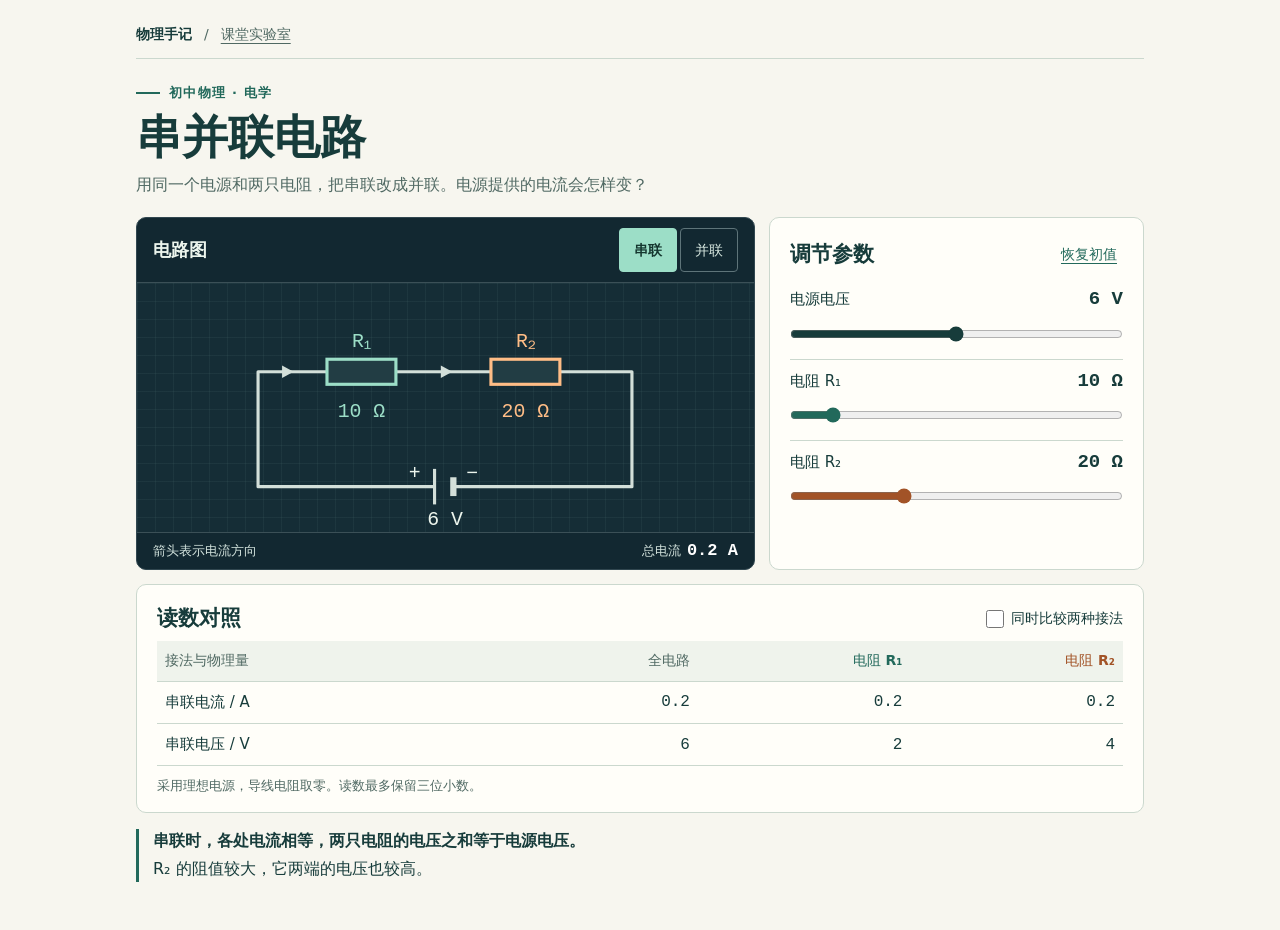
<file: labs/circuits.html>
<!doctype html>
<!--
MIT License

Copyright (c) 2026 Yiyan Bai

Permission is hereby granted, free of charge, to any person obtaining a copy
of this software and associated documentation files (the "Software"), to deal
in the Software without restriction, including without limitation the rights
to use, copy, modify, merge, publish, distribute, sublicense, and/or sell
copies of the Software, and to permit persons to whom the Software is
furnished to do so, subject to the following conditions:

The above copyright notice and this permission notice shall be included in all
copies or substantial portions of the Software.

THE SOFTWARE IS PROVIDED "AS IS", WITHOUT WARRANTY OF ANY KIND, EXPRESS OR
IMPLIED, INCLUDING BUT NOT LIMITED TO THE WARRANTIES OF MERCHANTABILITY,
FITNESS FOR A PARTICULAR PURPOSE AND NONINFRINGEMENT. IN NO EVENT SHALL THE
AUTHORS OR COPYRIGHT HOLDERS BE LIABLE FOR ANY CLAIM, DAMAGES OR OTHER
LIABILITY, WHETHER IN AN ACTION OF CONTRACT, TORT OR OTHERWISE, ARISING FROM,
OUT OF OR IN CONNECTION WITH THE SOFTWARE OR THE USE OR OTHER DEALINGS IN THE
SOFTWARE.
-->
<html lang="zh-CN" data-ha-style="teaching">
<head>
<meta charset="utf-8">
<meta name="viewport" content="width=device-width, initial-scale=1">
<meta name="theme-color" content="#f7f6ef">
<meta name="description" content="调节电源和两只电阻，对照串、并联电路中各处的电流和电压。">
<title>串并联电路 · 物理手记</title>
<style>
:root {
  color-scheme: light;
  --paper: #f7f6ef;
  --panel: #fffef9;
  --ink: #173c3b;
  --muted: #506963;
  --line: #cbd8ce;
  --green: #22695b;
  --copper: #a25327;
  --stage: #122831;
  --mint: #9cdec7;
  --amber: #ffbd86;
  --mono: ui-monospace, Menlo, Consolas, monospace;
  --serif: "Songti SC", "Noto Serif CJK SC", "SimSun", serif;
}
* { box-sizing: border-box; }
body { margin: 0; background: var(--paper); color: var(--ink); font: 16px/1.55 system-ui, "PingFang SC", "Microsoft YaHei", sans-serif; }
main { width: min(1100px, 100%); margin: auto; padding: 24px clamp(15px, 4vw, 46px) 46px; }
.mast { display: flex; align-items: center; gap: 12px; border-bottom: 1px solid var(--line); padding-bottom: 12px; font-size: 14px; color: var(--muted); }
.mast strong { color: var(--ink); }
.mast a { color: inherit; text-underline-offset: 4px; }
header { margin: 24px 0 20px; }
.subject { display: flex; gap: 9px; align-items: center; font-size: 13px; color: var(--green); font-weight: 650; letter-spacing: .1em; }
.subject::before { content: ""; width: 24px; height: 2px; background: var(--green); }
h1, h2, p, figure { margin: 0; }
h1 { margin: 5px 0; font: 700 clamp(32px, 4vw, 46px)/1.3 var(--serif); }
h2 { font: 700 21px/1.4 var(--serif); }
header p, .note { color: var(--muted); }
.lab { display: grid; grid-template-columns: minmax(0, 1.65fr) minmax(245px, 1fr); gap: 14px; }
.object-stage, .controls, .inspector { border: 1px solid var(--line); border-radius: 10px; overflow: hidden; }
.object-stage { display: flex; flex-direction: column; color: #ecf5ed; background: var(--stage); border-color: #314750; }
.stage-head, .stage-foot, .controls-head, .read-head { display: flex; justify-content: space-between; align-items: center; flex-wrap: wrap; gap: 8px 14px; }
.stage-head { padding: 10px 16px; border-bottom: 1px solid #3b5057; }
.stage-head h2 { font-size: 18px; }
.mode { display: inline-flex; gap: 3px; }
button { font: inherit; cursor: pointer; }
.mode button { min-height: 44px; padding: 6px 14px; border: 1px solid #5e7479; border-radius: 4px; background: transparent; color: #dcece4; font-size: 14px; }
.mode button[aria-pressed=true] { color: #15362f; border-color: var(--mint); background: var(--mint); font-weight: 700; }
:focus-visible { outline: 3px solid #bd622f; outline-offset: 3px; }
.mode :focus-visible { outline-color: var(--amber); }
.drawing { flex: 1; display: grid; place-items: center; background-color: #152d36; background-image: linear-gradient(90deg, #96c8bc10 1px, transparent 1px), linear-gradient(#96c8bc10 1px, transparent 1px); background-size: 18px 18px; }
svg { display: block; width: min(100%, 470px); height: auto; }
.wire, .plate { stroke: #d3dfd9; fill: none; stroke-width: 3; stroke-linejoin: round; }
.plate.short { stroke-width: 6; }
.junction { fill: #d3dfd9; }
.arrow { fill: #d3dfd9; }
.zero-current .arrow { visibility: hidden; }
.resistor { stroke: currentColor; stroke-width: 3; fill: #223d44; }
.r1 { color: var(--mint); }
.r2 { color: var(--amber); }
svg text { text-anchor: middle; fill: currentColor; font: 19px var(--mono); }
.stage-foot { padding: 8px 16px; border-top: 1px solid #3b5057; font-size: 13px; color: #d3e3dd; }
.stage-foot strong { margin-left: 6px; font: 600 17px var(--mono); color: white; }
.controls, .inspector { background: var(--panel); }
.controls { padding: 14px 20px; }
.controls-head { margin-bottom: 2px; }
.reset { min-height: 44px; padding: 3px 6px; border: 0; background: transparent; font-size: 14px; color: var(--green); text-decoration: underline; text-underline-offset: 4px; }
.setting { padding: 10px 0 3px; }
.setting + .setting { border-top: 1px solid var(--line); }
.setting label { display: flex; align-items: baseline; justify-content: space-between; gap: 10px; font-size: 15px; }
.setting b { font: 600 19px var(--mono); white-space: nowrap; }
.setting.r-one { --accent: var(--green); }
.setting.r-two { --accent: var(--copper); }
.setting input { display: block; width: 100%; height: 44px; margin: 0; accent-color: var(--accent, var(--ink)); cursor: pointer; }
.inspector { margin-top: 14px; padding: 12px 20px 16px; }
.compare { display: inline-flex; align-items: center; gap: 7px; min-height: 44px; font-size: 14px; cursor: pointer; }
.compare input { width: 18px; height: 18px; accent-color: var(--green); margin: 0; }
table { width: 100%; table-layout: fixed; border-collapse: collapse; font-size: 15px; }
th, td { padding: 9px 8px; text-align: right; border-bottom: 1px solid var(--line); }
th:first-child { text-align: left; width: 34%; }
thead th { color: var(--muted); font-size: 14px; font-weight: 550; background: #eff3ec; }
thead th:nth-child(3) { color: var(--green); }
thead th:nth-child(4) { color: var(--copper); }
tbody th { font-weight: 500; }
td { font: 16px var(--mono); font-variant-numeric: tabular-nums; }
.note { margin-top: 10px; font-size: 13px; }
.concept-card { margin: 16px 0 0; padding-left: 14px; border-left: 3px solid var(--green); }
.concept-card strong { display: block; margin-bottom: 3px; }
[hidden] { display: none !important; }
@media (max-width: 700px) {
  main { padding-top: 15px; }
  header { margin: 17px 0 15px; }
  .lab { grid-template-columns: minmax(0, 1fr); gap: 10px; }
  .controls, .inspector { padding: 10px 13px; }
  .controls-head { margin: 0; }
  .setting { padding-top: 6px; }
  .inspector { margin-top: 10px; }
  svg { max-width: 405px; }
}
@media (max-width: 420px) {
  .stage-head, .stage-foot { padding-inline: 10px; }
  .read-head { gap: 0 6px; }
  .compare { font-size: 13px; }
  td, th { padding: 8px 4px; font-size: 13px; }
  th:first-child { width: 36%; }
  .note { font-size: 12px; }
}
</style>
</head>
<body>
<main>
  <div class="mast"><strong>物理手记</strong><span aria-hidden="true">/</span><span id="classroom">课堂实验室</span></div>
  <header>
    <div class="subject">初中物理 · 电学</div>
    <h1>串并联电路</h1>
    <p>用同一个电源和两只电阻，把串联改成并联。电源提供的电流会怎样变？</p>
  </header>
  <div class="lab">
    <figure class="object-stage" aria-labelledby="figure-heading">
      <div class="stage-head">
        <h2 id="figure-heading">电路图</h2>
        <div class="mode" role="group" aria-label="电阻连接方式">
          <button type="button" data-mode="series" aria-pressed="true">串联</button>
          <button type="button" data-mode="parallel" aria-pressed="false">并联</button>
        </div>
      </div>
      <div class="drawing">
        <svg id="schematic" viewBox="0 0 450 238" role="img" aria-labelledby="diagram-title">
          <title id="diagram-title">两只电阻串联，箭头表示电流方向</title>
          <g id="series-path">
            <path class="wire" d="M215 195H46V85H112 M178 85H269 M335 85H404V195H233"/>
            <path class="arrow" d="M80 85l-11 -6v12z M232 85l-11 -6v12z"/>
            <g class="r1"><rect class="resistor" x="112" y="73" width="66" height="24"/><text x="145" y="61">R₁</text><text data-reading="r1" x="145" y="128"></text></g>
            <g class="r2"><rect class="resistor" x="269" y="73" width="66" height="24"/><text x="302" y="61">R₂</text><text data-reading="r2" x="302" y="128"></text></g>
          </g>
          <g id="parallel-path" hidden>
            <path class="wire" d="M215 195H46V54H194 M256 54H404V195H233 M46 134H194 M256 134H404"/>
            <circle class="junction" cx="46" cy="134" r="5"/><circle class="junction" cx="404" cy="134" r="5"/>
            <path class="arrow" d="M126 54l-11 -6v12z M126 134l-11 -6v12z M46 159l-6 11h12z"/>
            <g class="r1"><rect class="resistor" x="194" y="42" width="62" height="24"/><text x="225" y="31">R₁</text><text data-reading="r1" x="225" y="91"></text></g>
            <g class="r2"><rect class="resistor" x="194" y="122" width="62" height="24"/><text x="225" y="111">R₂</text><text data-reading="r2" x="225" y="171"></text></g>
          </g>
          <path class="plate" d="M215 178v34"/><path class="plate short" d="M233 186v18"/>
          <text x="196" y="188">+</text><text x="251" y="188">−</text>
          <text data-reading="source" x="225" y="232"></text>
        </svg>
      </div>
      <figcaption class="stage-foot"><span id="flow-key">箭头表示电流方向</span><span>总电流<strong id="total-current"></strong></span></figcaption>
    </figure>
    <section class="controls" aria-labelledby="settings-heading">
      <div class="controls-head"><h2 id="settings-heading">调节参数</h2><button class="reset" type="button" id="reset">恢复初值</button></div>
      <div class="setting"><label for="source">电源电压 <b id="source-value"></b></label><input type="range" id="source" min="0" max="12" step="0.5" value="6" aria-label="电源电压"></div>
      <div class="setting r-one"><label for="r1">电阻 R₁ <b id="r1-value"></b></label><input type="range" id="r1" min="5" max="50" step="1" value="10" aria-label="电阻 R₁"></div>
      <div class="setting r-two"><label for="r2">电阻 R₂ <b id="r2-value"></b></label><input type="range" id="r2" min="5" max="50" step="1" value="20" aria-label="电阻 R₂"></div>
    </section>
  </div>
  <section class="inspector" aria-labelledby="read-heading">
    <div class="read-head"><h2 id="read-heading">读数对照</h2><label class="compare"><input type="checkbox" id="compare">同时比较两种接法</label></div>
    <table aria-labelledby="read-heading">
      <thead><tr><th scope="col">接法与物理量</th><th scope="col">全电路</th><th scope="col">电阻 R₁</th><th scope="col">电阻 R₂</th></tr></thead>
      <tbody id="readings"></tbody>
    </table>
    <p class="note">采用理想电源，导线电阻取零。读数最多保留三位小数。</p>
  </section>
  <p class="concept-card"><strong id="rule"></strong><span id="observation"></span></p>
</main>
<script>
(() => {
  "use strict";
  const byId = id => document.getElementById(id);
  const inputs = ["source", "r1", "r2"].map(byId);
  const buttons = document.querySelectorAll("[data-mode]");
  const names = {series: "串联", parallel: "并联"};
  const format = value => String(Number(value.toFixed(3)));
  let mode = "series";

  function measure(connection, voltage, r1, r2) {
    if (connection === "series") {
      const current = voltage / (r1 + r2);
      return { currents: [current, current, current], voltages: [voltage, current * r1, current * r2] };
    }
    const i1 = voltage / r1;
    const i2 = voltage / r2;
    return { currents: [i1 + i2, i1, i2], voltages: [voltage, voltage, voltage] };
  }

  function addReadings(table, connection, values) {
    for (const [quantity, readings] of [["电流 / A", values.currents], ["电压 / V", values.voltages]]) {
      const row = table.insertRow();
      const label = document.createElement("th");
      label.scope = "row";
      label.textContent = names[connection] + quantity;
      row.append(label);
      for (const reading of readings) row.insertCell().textContent = format(reading);
    }
  }

  function render() {
    const [voltage, r1, r2] = inputs.map(input => input.valueAsNumber);
    for (const input of inputs) {
      const value = input.value + (input.id === "source" ? " V" : " Ω");
      byId(input.id + "-value").textContent = value;
      input.setAttribute("aria-valuetext", value);
      for (const text of document.querySelectorAll('[data-reading="' + input.id + '"]')) text.textContent = value;
    }

    const series = mode === "series";
    for (const button of buttons) button.setAttribute("aria-pressed", String(button.dataset.mode === mode));
    byId("series-path").toggleAttribute("hidden", !series);
    byId("parallel-path").toggleAttribute("hidden", series);
    byId("schematic").classList.toggle("zero-current", voltage === 0);
    byId("flow-key").textContent = voltage === 0 ? "电源电压为零，电流为零" : "箭头表示电流方向";
    byId("diagram-title").textContent = "两只电阻" + names[mode] + "，" + byId("flow-key").textContent;
    const measured = measure(mode, voltage, r1, r2);
    byId("total-current").textContent = format(measured.currents[0]) + " A";
    const table = byId("readings");
    table.replaceChildren();
    addReadings(table, mode, measured);
    if (byId("compare").checked) {
      const other = series ? "parallel" : "series";
      addReadings(table, other, measure(other, voltage, r1, r2));
    }

    byId("rule").textContent = series
      ? "串联时，各处电流相等，两只电阻的电压之和等于电源电压。"
      : "并联时，两只电阻两端的电压相等，干路电流等于两条支路的电流之和。";
    let observation;
    if (voltage === 0) observation = "把电源电压调高，观察两只电阻的读数从零开始怎样变化。";
    else if (r1 === r2) observation = series
      ? "两只电阻阻值相等，各分得一半电源电压。"
      : "两条支路阻值相等，各通过一半干路电流。";
    else if (series) observation = (r1 > r2 ? "R₁" : "R₂") + " 的阻值较大，它两端的电压也较高。";
    else observation = (r1 < r2 ? "R₁" : "R₂") + " 的阻值较小，通过它的电流较大。";
    byId("observation").textContent = observation;
  }

  for (const input of inputs) input.addEventListener("input", render);
  for (const button of buttons) button.addEventListener("click", () => {
    mode = button.dataset.mode;
    render();
  });
  byId("compare").addEventListener("change", render);
  byId("reset").addEventListener("click", () => {
    for (const input of inputs) input.value = input.defaultValue;
    render();
  });
  if (["http:", "https:"].includes(location.protocol)) {
    const link = document.createElement("a");
    link.href = "../index.html#labs";
    link.textContent = "课堂实验室";
    byId("classroom").replaceWith(link);
  }
  render();
})();
</script>
</body>
</html>
</file>
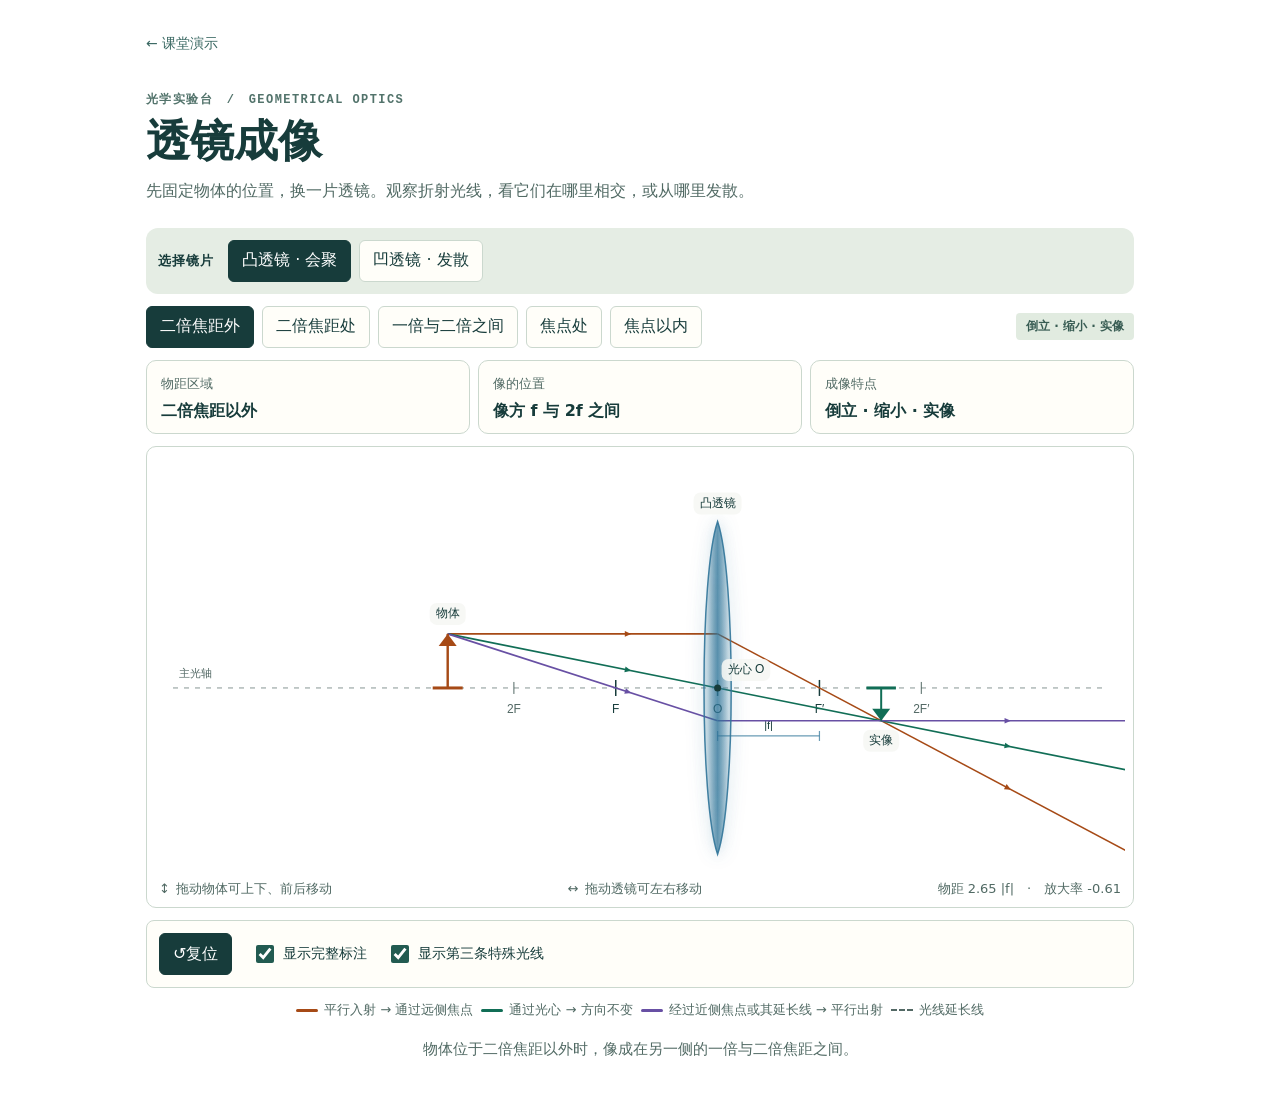
<file: labs/convex-lens.html>
<!doctype html>
<!--
MIT License

Copyright (c) 2026 Yiyan Bai

Permission is hereby granted, free of charge, to any person obtaining a copy
of this software and associated documentation files (the "Software"), to deal
in the Software without restriction, including without limitation the rights
to use, copy, modify, merge, publish, distribute, sublicense, and/or sell
copies of the Software, and to permit persons to whom the Software is
furnished to do so, subject to the following conditions:

The above copyright notice and this permission notice shall be included in all
copies or substantial portions of the Software.

THE SOFTWARE IS PROVIDED "AS IS", WITHOUT WARRANTY OF ANY KIND, EXPRESS OR
IMPLIED, INCLUDING BUT NOT LIMITED TO THE WARRANTIES OF MERCHANTABILITY,
FITNESS FOR A PARTICULAR PURPOSE AND NONINFRINGEMENT. IN NO EVENT SHALL THE
AUTHORS OR COPYRIGHT HOLDERS BE LIABLE FOR ANY CLAIM, DAMAGES OR OTHER
LIABILITY, WHETHER IN AN ACTION OF CONTRACT, TORT OR OTHERWISE, ARISING FROM,
OUT OF OR IN CONNECTION WITH THE SOFTWARE OR THE USE OR OTHER DEALINGS IN THE
SOFTWARE.
-->
<html lang="zh-CN">
<head>
<meta charset="utf-8">
<meta name="viewport" content="width=device-width, initial-scale=1">
<meta name="description" content="切换凸透镜和凹透镜，拖动物体，对照折射光路、像的位置和放大率。">
<title>透镜成像 · 课堂演示</title>
<style>
:root {
  color-scheme: light;
  --ink: #173c3b;
  --line: #cbd8ce;
  --muted-ink: #516a64;
  --radius-lg: 10px;
  --viz-series-2: #a64a16;
  --viz-series-3: #116e56;
  --viz-series-5: #6850a4;
  --muted-foreground: #536965;
}
* { box-sizing: border-box; }
body {
  margin: 0;
  color: var(--ink);
  background: transparent;
  font: 16px/1.55 system-ui, "PingFang SC", "Microsoft YaHei", sans-serif;
}
main { width: min(1080px, 100%); margin: 0 auto; padding: 28px clamp(16px, 4vw, 46px) 48px; }
.lab-nav a { display: inline-block; padding: 5px 0; color: #386761; font-size: 14px; text-decoration: none; }
.lab-nav a:hover { text-decoration: underline; }
header { margin: 32px 0 24px; }
header small { display: block; color: #52736b; font: 600 12px/1.4 ui-monospace, Menlo, monospace; letter-spacing: .12em; }
h1 { margin: 6px 0 8px; font: 650 clamp(28px, 4vw, 44px)/1.28 "Songti SC", "Noto Serif CJK SC", serif; }
header p { color: var(--muted-ink); margin: 0; }
button, input, select { font: inherit; }
button, select, input[type=range], input[type=checkbox] { cursor: pointer; }
button { color: var(--ink); }
:focus-visible { outline: 3px solid #bb602e; outline-offset: 3px; }
.btn, .form-select {
  padding: 8px 13px; min-height: 42px; border: 1px solid var(--line); border-radius: 6px;
  background: #fffef9; color: var(--ink); line-height: 1.4;
}
.btn:hover { border-color: var(--ink); }
.btn-primary { background: var(--ink); border-color: var(--ink); color: white; }
.viz-badge {
  padding: 4px 10px; border-radius: 4px; color: #395d54; background: #e1ebe0;
  font-size: 12px; font-weight: 650;
}
.viz-grid { display: grid; gap: 8px; }
.card { border: 1px solid var(--line); background: #fffef9; border-radius: 10px; }
.viz-stat { padding: 10px 14px; }
.viz-stat-value { line-height: 1.5; font-weight: 600; }
.text-muted { font-size: 13px; color: var(--muted-ink); }
.viz-controls, .viz-row { display: flex; flex-wrap: wrap; align-items: center; gap: 12px 20px; }
.viz-controls { background: #fffef9; border: 1px solid var(--line); padding: 12px; border-radius: 8px; }
.form-check { display: inline-flex; align-items: center; gap: 6px; min-height: 36px; cursor: pointer; }
.form-check-input { width: 18px; height: 18px; accent-color: #225b51; }
.form-range { accent-color: #225b51; margin: 0; min-height: 24px; }
.form-label, .form-check-label { font-size: 14px; }
.cll-stage-footer, .asl-stage-footer, .cll-legend { color: var(--muted-ink); font-size: 13px; }
.cll-footnote, .asl-footnote { font-size: 15px; margin: 6px 0; }
canvas {
  --foreground: var(--ink);
  --popover: #f6f8f4;
  --popover-foreground: var(--ink);
  --viz-series-1: #307599;
  height: auto;
}
@media(max-width: 560px) {
  main { padding: 16px 12px 28px; }
  header { margin: 20px 0; }
  .viz-stat { padding: 6px 10px; display:flex; gap: 10px; align-items: center; }
  .viz-stat .text-muted { min-width: 4em; }
  .viz-stat .viz-stat-value { margin: 0 !important; }
  .viz-grid { gap: 3px; }
  .btn { padding: 6px 10px; font-size: 14px; }
  .viz-controls { gap: 7px 12px; }
}
</style>
</head>
<body><main>
<nav class="lab-nav" aria-label="返回主页"><a href="../index.html#labs"><span aria-hidden="true">←</span> 课堂演示</a></nav>
<header><small>光学实验台　/　GEOMETRICAL OPTICS</small><h1>透镜成像</h1><p>先固定物体的位置，换一片透镜。观察折射光线，看它们在哪里相交，或从哪里发散。</p></header>
<div id="convex-lens-lab">
  <div class="lens-selector" role="group" aria-label="透镜类型"><b>选择镜片</b><button class="btn btn-primary" data-lens="1" aria-pressed="true">凸透镜 · 会聚</button><button class="btn" data-lens="-1" aria-pressed="false">凹透镜 · 发散</button></div>
  <div class="cll-zonebar" role="group" aria-label="物距区域快速定位">
    <button type="button" class="btn btn-primary cll-zone" data-ratio="2.65" aria-pressed="true">二倍焦距外</button>
    <button type="button" class="btn cll-zone" data-ratio="2" aria-pressed="false">二倍焦距处</button>
    <button type="button" class="btn cll-zone" data-ratio="1.5" aria-pressed="false">一倍与二倍之间</button>
    <button type="button" class="btn cll-zone" data-ratio="1" aria-pressed="false">焦点处</button>
    <button type="button" class="btn cll-zone" data-ratio="0.65" aria-pressed="false">焦点以内</button>
    <span class="viz-badge cll-badge" aria-live="polite">倒立 · 缩小 · 实像</span>
  </div>

  <div class="viz-grid cll-stats" aria-live="polite">
    <div class="card viz-stat">
      <span class="text-muted">物距区域</span>
      <span class="viz-stat-value" id="cll-region">二倍焦距以外</span>
    </div>
    <div class="card viz-stat">
      <span class="text-muted">像的位置</span>
      <span class="viz-stat-value" id="cll-position">像方 f 与 2f 之间</span>
    </div>
    <div class="card viz-stat">
      <span class="text-muted">成像特点</span>
      <span class="viz-stat-value" id="cll-result">倒立 · 缩小 · 实像</span>
    </div>
  </div>

  <div class="card cll-stage">
    <canvas id="cll-canvas" role="img" aria-label="可拖动物体与透镜的成像光路图"></canvas>
    <div class="cll-stage-footer">
      <span><span aria-hidden="true">↕</span> 拖动物体可上下、前后移动</span>
      <span><span aria-hidden="true">↔</span> 拖动透镜可左右移动</span>
      <span class="text-muted" id="cll-live-distance">物距约 2.65f</span>
    </div>
  </div>

  <div class="viz-controls" aria-label="演示控制">
    <button type="button" class="btn btn-primary" id="cll-reset"><span aria-hidden="true">↺</span><span>复位</span></button>
    <label class="form-check form-switch">
      <input class="form-check-input" id="cll-labels" type="checkbox" checked>
      <span class="form-check-label">显示完整标注</span>
    </label>
    <label class="form-check form-switch">
      <input class="form-check-input" id="cll-third-ray" type="checkbox" checked>
      <span class="form-check-label">显示第三条特殊光线</span>
    </label>
  </div>

  <div class="viz-row cll-legend" aria-label="特殊光线图例">
    <span><i class="cll-swatch cll-ray-parallel" aria-hidden="true"></i><span id="parallel-key"></span></span>
    <span><i class="cll-swatch cll-ray-center" aria-hidden="true"></i>通过光心 → 方向不变</span>
    <span><i class="cll-swatch cll-ray-focus" aria-hidden="true"></i><span id="focus-key"></span></span>
    <span><i class="cll-dash" aria-hidden="true"></i>光线延长线</span>
  </div>

  <p class="text-small text-muted cll-footnote" id="cll-footnote">物体位于二倍焦距以外时，像成在另一侧的一倍与二倍焦距之间。</p>
</div>

<style>
  .lens-selector { display:flex; flex-wrap:wrap; align-items:center; gap:8px; padding:12px; background:#e5ede4; border-radius:12px; }
  .lens-selector b { font-size:13px; letter-spacing:.08em; margin-right:6px; }
  #convex-lens-lab {
    display: flex;
    flex-direction: column;
    gap: 12px;
    width: 100%;
  }
  #convex-lens-lab .cll-zonebar,
  #convex-lens-lab .cll-stage-footer,
  #convex-lens-lab .cll-legend,
  #convex-lens-lab .cll-legend span {
    display: flex;
    align-items: center;
    gap: 8px;
  }
  #convex-lens-lab .cll-zonebar { flex-wrap: wrap; }
  #convex-lens-lab .cll-badge { margin-inline-start: auto; }
  #convex-lens-lab .cll-stats { grid-template-columns: repeat(3, minmax(0, 1fr)); }
  #convex-lens-lab .cll-stats .viz-stat-value {
    display: block;
    margin-top: 4px;
    overflow-wrap: anywhere;
  }
  #convex-lens-lab .cll-stage { padding: 8px; background: transparent; }
  #convex-lens-lab #cll-canvas {
    display: block;
    width: 100%;
    aspect-ratio: 21 / 9;
    border-radius: var(--radius-lg);
    touch-action: none;
    cursor: grab;
  }
  #convex-lens-lab #cll-canvas:active { cursor: grabbing; }
  #convex-lens-lab .cll-stage-footer {
    justify-content: space-between;
    flex-wrap: wrap;
    padding: 8px 4px 0;
  }
  #convex-lens-lab .cll-stage-footer span,
  #convex-lens-lab .cll-legend span { display: inline-flex; align-items: center; gap: 6px; }
  #convex-lens-lab .cll-legend {
    justify-content: center;
    flex-wrap: wrap;
  }
  #convex-lens-lab .cll-swatch {
    display: inline-block;
    width: 22px;
    height: 3px;
    border-radius: 999px;
  }
  #convex-lens-lab .cll-ray-parallel { background: var(--viz-series-2); }
  #convex-lens-lab .cll-ray-center { background: var(--viz-series-3); }
  #convex-lens-lab .cll-ray-focus { background: var(--viz-series-5); }
  #convex-lens-lab .cll-dash {
    display: inline-block;
    width: 22px;
    border-top: 2px dashed var(--muted-foreground);
  }
  #convex-lens-lab .cll-footnote { text-align: center; }
  @media (max-width: 560px) {
    #convex-lens-lab .cll-stats { grid-template-columns: 1fr; }
    #convex-lens-lab .cll-badge { width: 100%; margin-inline-start: 0; }
    #convex-lens-lab #cll-canvas { aspect-ratio: 4 / 3; }
    #convex-lens-lab .cll-legend { justify-content: flex-start; }
  }
</style>

<script>
(() => {
  const root = document.getElementById('convex-lens-lab');
  if (!root) return;

  const canvas = root.querySelector('#cll-canvas');
  const ctx = canvas.getContext('2d');
  const ui = {
    zones: [...root.querySelectorAll('.cll-zone')],
    badge: root.querySelector('.cll-badge'),
    region: root.querySelector('#cll-region'),
    position: root.querySelector('#cll-position'),
    result: root.querySelector('#cll-result'),
    footnote: root.querySelector('#cll-footnote'),
    distance: root.querySelector('#cll-live-distance'),
    reset: root.querySelector('#cll-reset'),
    labels: root.querySelector('#cll-labels'),
    thirdRay: root.querySelector('#cll-third-ray')
  };

  const focusRatio = 0.105;
  const initialLensX = 0.58;
  const initialObjectX = initialLensX - 2.65 * focusRatio;
  const state = {
    sign: 1,
    lensX: initialLensX,
    objectX: initialObjectX,
    objectBaseY: 0.56,
    dragging: null,
    pointerId: null,
    grabOffsetX: 0,
    grabOffsetY: 0,
    view: { width: 0, height: 0, dpr: 1 }
  };
  const colorCache = new Map();
  const alphaCache = new Map();

  function color(name) {
    const key = `${name}:${document.documentElement.getAttribute('data-theme') || 'auto'}`;
    if (colorCache.has(key)) return colorCache.get(key);
    const probe = document.createElement('span');
    probe.style.color = `var(${name})`;
    probe.style.display = 'none';
    canvas.appendChild(probe);
    const value = getComputedStyle(probe).color;
    probe.remove();
    colorCache.set(key, value);
    return value;
  }

  function rgba(value, alpha) {
    const key = `${value}:${alpha}`;
    if (alphaCache.has(key)) return alphaCache.get(key);
    const nums = value.match(/[\d.]+/g);
    const result = nums && nums.length >= 3 ? `rgba(${nums[0]}, ${nums[1]}, ${nums[2]}, ${alpha})` : value;
    alphaCache.set(key, result);
    return result;
  }

  function palette() {
    return {
      fg: color('--foreground'),
      muted: color('--muted-foreground'),
      panel: color('--popover'),
      panelFg: color('--popover-foreground'),
      lens: color('--viz-series-1'),
      object: color('--viz-series-2'),
      image: color('--viz-series-3'),
      rayParallel: color('--viz-series-2'),
      rayCenter: color('--viz-series-3'),
      rayFocus: color('--viz-series-5')
    };
  }

  function resize() {
    const rect = canvas.getBoundingClientRect();
    const dpr = Math.min(window.devicePixelRatio || 1, 2);
    const width = Math.max(1, Math.round(rect.width));
    const height = Math.max(1, Math.round(rect.height));
    const pixelWidth = Math.round(width * dpr);
    const pixelHeight = Math.round(height * dpr);
    if (canvas.width !== pixelWidth || canvas.height !== pixelHeight) {
      canvas.width = pixelWidth;
      canvas.height = pixelHeight;
      ctx.setTransform(dpr, 0, 0, dpr, 0, 0);
    }
    state.view = { width, height, dpr };
    draw();
  }

  function scene() {
    const { width: w, height: h } = state.view;
    const axisY = h * 0.56;
    const f = w * focusRatio;
    const lensX = state.lensX * w;
    const objectX = state.objectX * w;
    const objectBaseY = state.objectBaseY * h;
    const objectTipY = objectBaseY - h * 0.13;
    const u = lensX - objectX;
    const ratio = u / f;
    const signedF = state.sign * f;
    const atFocus = state.sign === 1 && Math.abs(ratio - 1) < 1e-8;
    let v = Infinity;
    let magnification = Infinity;
    if (!atFocus) {
      v = signedF * u / (u - signedF);
      magnification = -v / u;
    }
    return {
      w, h, axisY, f, lensX, objectX, objectBaseY, objectTipY, u, ratio,
      atFocus, signedF, v, magnification, lensTop: axisY - h * 0.4, lensBottom: axisY + h * 0.4,
      imageX: atFocus ? Infinity : lensX + v,
      imageBaseY: atFocus ? Infinity : axisY + magnification * (objectBaseY - axisY),
      imageTipY: atFocus ? Infinity : axisY + magnification * (objectTipY - axisY)
    };
  }

  function classification(s) {
    const r = s.ratio;
    if (state.sign < 0) {
      return {
        key: 'diverging', region: `物距为焦距绝对值的 ${r.toFixed(2)} 倍`, position: '物体同侧，光心与焦点之间',
        result: '正立 · 缩小 · 虚像', badge: '正立 · 缩小 · 虚像',
        foot: '平行入射的光线经凹透镜折射后向外偏折。沿它反向延长，与通过光心的光线相交，就找到了虚像的顶端。'
      };
    }
    if (s.atFocus) {
      return {
        key: 'focus', region: '物体位于焦点处', position: '像在无穷远处', result: '不成清晰像', badge: '折射光线平行',
        foot: '物体位于焦点处时，折射光线彼此平行，光屏上得不到清晰的像。'
      };
    }
    if (r > 2 + 1e-8) {
      return {
        key: 'far', region: '二倍焦距以外', position: '像方 f 与 2f 之间', result: '倒立 · 缩小 · 实像', badge: '倒立 · 缩小 · 实像',
        foot: '物体位于二倍焦距以外时，像成在另一侧的一倍与二倍焦距之间。'
      };
    }
    if (r >= 2 - 1e-8) {
      return {
        key: 'two', region: '二倍焦距处', position: '像方二倍焦距处', result: '倒立 · 等大 · 实像', badge: '倒立 · 等大 · 实像',
        foot: '物体位于二倍焦距处时，像也位于另一侧二倍焦距处，物像等大。'
      };
    }
    if (r > 1) {
      return {
        key: 'middle', region: '一倍与二倍焦距之间', position: '像方二倍焦距以外', result: '倒立 · 放大 · 实像', badge: '倒立 · 放大 · 实像',
        foot: '物体位于一倍与二倍焦距之间时，像成在另一侧二倍焦距以外。'
      };
    }
    return {
      key: 'inside', region: '焦点以内', position: '物体同侧', result: '正立 · 放大 · 虚像', badge: '正立 · 放大 · 虚像',
      foot: '物体位于焦点以内时，折射光线的反向延长线相交，形成正立、放大的虚像。'
    };
  }

  function line(x1, y1, x2, y2, stroke, width = 1.5, dash = []) {
    ctx.save();
    ctx.strokeStyle = stroke;
    ctx.lineWidth = width;
    ctx.setLineDash(dash);
    ctx.beginPath();
    ctx.moveTo(x1, y1);
    ctx.lineTo(x2, y2);
    ctx.stroke();
    ctx.restore();
  }

  function arrowhead(x1, y1, x2, y2, fill) {
    const angle = Math.atan2(y2 - y1, x2 - x1);
    ctx.save();
    ctx.fillStyle = fill;
    ctx.beginPath();
    ctx.moveTo(x2, y2);
    ctx.lineTo(x2 - 7 * Math.cos(angle - 0.42), y2 - 7 * Math.sin(angle - 0.42));
    ctx.lineTo(x2 - 7 * Math.cos(angle + 0.42), y2 - 7 * Math.sin(angle + 0.42));
    ctx.closePath();
    ctx.fill();
    ctx.restore();
  }

  function raySegment(x1, y1, x2, y2, stroke, dash = []) {
    line(x1, y1, x2, y2, stroke, 1.6, dash);
    if (!dash.length) {
      const t = 0.68;
      const ax = x1 + (x2 - x1) * t;
      const ay = y1 + (y2 - y1) * t;
      arrowhead(x1, y1, ax, ay, stroke);
    }
  }

  function roundedLabel(label, x, y, p, anchor = 'center') {
    if (!ui.labels.checked) return;
    ctx.save();
    ctx.font = '500 12px -apple-system, BlinkMacSystemFont, "Segoe UI", sans-serif';
    ctx.textAlign = anchor;
    ctx.textBaseline = 'middle';
    const width = ctx.measureText(label).width;
    const bx = anchor === 'center' ? x - width / 2 - 6 : anchor === 'left' ? x - 6 : x - width - 6;
    ctx.fillStyle = rgba(p.panel, 0.88);
    ctx.beginPath();
    ctx.roundRect(bx, y - 11, width + 12, 22, 7);
    ctx.fill();
    ctx.fillStyle = p.panelFg;
    ctx.fillText(label, x, y);
    ctx.restore();
  }

  function drawArrowObject(x, baseY, tipY, colorValue, label, p, virtual = false) {
    const direction = tipY < baseY ? -1 : 1;
    const length = Math.abs(baseY - tipY);
    const head = Math.min(12, Math.max(3, length * 0.45));
    const foot = Math.min(15, Math.max(4, length * 0.45));
    ctx.save();
    ctx.strokeStyle = colorValue;
    ctx.fillStyle = colorValue;
    ctx.lineWidth = Math.max(2, Math.min(5, length * 0.045));
    if (virtual) ctx.setLineDash([6, 5]);
    ctx.beginPath();
    ctx.moveTo(x, baseY);
    ctx.lineTo(x, tipY);
    ctx.stroke();
    ctx.setLineDash([]);
    ctx.beginPath();
    ctx.moveTo(x, tipY);
    ctx.lineTo(x - 0.75 * head, tipY - direction * head);
    ctx.lineTo(x + 0.75 * head, tipY - direction * head);
    ctx.closePath();
    if (virtual) {
      ctx.globalAlpha = 0.58;
      ctx.fill();
    } else {
      ctx.fill();
    }
    ctx.globalAlpha = virtual ? 0.58 : 1;
    ctx.fillRect(x - foot, baseY - 1.5, 2 * foot, 3);
    ctx.restore();
    roundedLabel(label, x, direction < 0 ? tipY - 20 : tipY + 20, p);
  }

  function drawAxisAndMarks(s, p) {
    line(18, s.axisY, s.w - 18, s.axisY, rgba(p.muted, 0.7), 1, [5, 6]);
    const marks = [
      { x: s.lensX - 2 * s.signedF, label: '2F', strong: false },
      { x: s.lensX - s.signedF, label: 'F', strong: true },
      { x: s.lensX, label: 'O', strong: true },
      { x: s.lensX + s.signedF, label: 'F′', strong: true },
      { x: s.lensX + 2 * s.signedF, label: '2F′', strong: false }
    ];
    marks.forEach(mark => {
      if (mark.x < 12 || mark.x > s.w - 12) return;
      line(mark.x, s.axisY - (mark.strong ? 8 : 6), mark.x, s.axisY + (mark.strong ? 8 : 6), mark.strong ? p.fg : p.muted, mark.strong ? 1.5 : 1);
      if (ui.labels.checked) {
        ctx.save();
        ctx.fillStyle = mark.strong ? p.fg : p.muted;
        ctx.font = '500 12px -apple-system, BlinkMacSystemFont, "Segoe UI", sans-serif';
        ctx.textAlign = 'center';
        ctx.fillText(mark.label, mark.x, s.axisY + 25);
        ctx.restore();
      }
    });

    if (ui.labels.checked) {
      ctx.save();
      ctx.fillStyle = p.muted;
      ctx.font = '400 11px -apple-system, BlinkMacSystemFont, "Segoe UI", sans-serif';
      ctx.textAlign = 'left';
      ctx.fillText('主光轴', 24, s.axisY - 11);
      const dimY = Math.min(s.h - 20, s.axisY + 48);
      line(s.lensX, dimY, s.lensX + s.f, dimY, rgba(p.lens, 0.72), 1.2);
      line(s.lensX, dimY - 5, s.lensX, dimY + 5, rgba(p.lens, 0.72), 1.2);
      line(s.lensX + s.f, dimY - 5, s.lensX + s.f, dimY + 5, rgba(p.lens, 0.72), 1.2);
      ctx.fillStyle = p.fg;
      ctx.textAlign = 'center';
      ctx.fillText('|f|', s.lensX + s.f / 2, dimY - 7);
      ctx.restore();
    }
  }

  function drawLens(s, p) {
    const top = s.lensTop;
    const bottom = s.lensBottom;
    const halfWidth = Math.max(10, s.w * 0.011);
    const gradient = ctx.createLinearGradient(s.lensX - halfWidth, 0, s.lensX + halfWidth, 0);
    gradient.addColorStop(0, rgba(p.lens, 0.22));
    gradient.addColorStop(0.5, rgba(p.lens, 0.72));
    gradient.addColorStop(1, rgba(p.lens, 0.22));
    ctx.save();
    ctx.fillStyle = gradient;
    ctx.strokeStyle = rgba(p.lens, 0.9);
    ctx.lineWidth = 1.5;
    ctx.shadowColor = rgba(p.lens, 0.45);
    ctx.shadowBlur = 18;
    ctx.beginPath();
    if (state.sign < 0) {
      const edge = halfWidth * 1.45;
      ctx.moveTo(s.lensX-edge, top);
      ctx.lineTo(s.lensX+edge, top);
      ctx.bezierCurveTo(s.lensX+2, s.axisY-22, s.lensX+2, s.axisY+22, s.lensX+edge, bottom);
      ctx.lineTo(s.lensX-edge, bottom);
      ctx.bezierCurveTo(s.lensX-2, s.axisY+22, s.lensX-2, s.axisY-22, s.lensX-edge, top);
    } else {
      ctx.moveTo(s.lensX, top);
      ctx.bezierCurveTo(s.lensX + halfWidth * 1.7, top + s.h * 0.13, s.lensX + halfWidth * 1.7, bottom - s.h * 0.13, s.lensX, bottom);
      ctx.bezierCurveTo(s.lensX - halfWidth * 1.7, bottom - s.h * 0.13, s.lensX - halfWidth * 1.7, top + s.h * 0.13, s.lensX, top);
    }
    ctx.closePath();
    ctx.fill();
    ctx.stroke();
    ctx.restore();
    ctx.fillStyle = p.fg;
    ctx.beginPath();
    ctx.arc(s.lensX, s.axisY, 3.5, 0, Math.PI * 2);
    ctx.fill();
    roundedLabel(state.sign > 0 ? '凸透镜' : '凹透镜', s.lensX, top - 18, p);
    roundedLabel('光心 O', s.lensX + 10, s.axisY - 18, p, 'left');
  }

  function drawSpecialRays(s, p) {
    const marginX = s.w + 24;
    const tipX = s.objectX;
    const tipY = s.objectTipY;

    const hitParallel = { x: s.lensX, y: tipY };
    const slopeParallel = (s.axisY - tipY) / s.signedF;
    const endParallel = { x: marginX, y: tipY + slopeParallel * (marginX - s.lensX) };
    raySegment(tipX, tipY, hitParallel.x, hitParallel.y, p.rayParallel);
    raySegment(hitParallel.x, hitParallel.y, endParallel.x, endParallel.y, p.rayParallel);

    const hitCenter = { x: s.lensX, y: s.axisY };
    const slopeCenter = (s.axisY - tipY) / Math.max(1, s.lensX - tipX);
    const endCenter = { x: marginX, y: s.axisY + slopeCenter * (marginX - s.lensX) };
    raySegment(tipX, tipY, hitCenter.x, hitCenter.y, p.rayCenter);
    raySegment(hitCenter.x, hitCenter.y, endCenter.x, endCenter.y, p.rayCenter);

    if (ui.thirdRay.checked && !s.atFocus) {
      const focusX = s.lensX - s.signedF;
      const slopeFocus = (s.axisY - tipY) / (focusX - tipX);
      const hitFocus = { x: s.lensX, y: tipY + slopeFocus * (s.lensX - tipX) };
      if (hitFocus.y >= s.lensTop && hitFocus.y <= s.lensBottom) {
        if (state.sign < 0) {
          raySegment(hitFocus.x, hitFocus.y, focusX, s.axisY, rgba(p.rayFocus, 0.65), [5, 5]);
        } else if (s.ratio < 1) {
          raySegment(focusX, s.axisY, tipX, tipY, rgba(p.rayFocus, 0.65), [5, 5]);
        }
        raySegment(tipX, tipY, hitFocus.x, hitFocus.y, p.rayFocus);
        raySegment(hitFocus.x, hitFocus.y, marginX, hitFocus.y, p.rayFocus);
      }
    }

    if (s.v < 0 && Number.isFinite(s.imageX)) {
      const backX = state.sign < 0 ? s.lensX - s.f : s.imageX;
      raySegment(hitParallel.x, hitParallel.y, backX, tipY + slopeParallel * (backX - s.lensX), rgba(p.rayParallel, 0.72), [6, 5]);
      // The incident central ray already passes through the virtual image of a diverging lens.
      if (s.imageX < tipX) {
        raySegment(tipX, tipY, s.imageX, s.imageTipY, rgba(p.rayCenter, 0.72), [6, 5]);
      }
    }
  }

  function drawImage(s, p) {
    const withinX = Number.isFinite(s.imageX) && s.imageX > 16 && s.imageX < s.w - 16;
    const withinY = Number.isFinite(s.imageTipY) && s.imageTipY > -s.h * 0.5 && s.imageTipY < s.h * 1.5;
    if (s.atFocus) {
      roundedLabel('像在无穷远处', s.w - 22, s.axisY - 48, p, 'right');
      return;
    }
    if (withinX && withinY) {
      drawArrowObject(s.imageX, s.imageBaseY, s.imageTipY, p.image, s.v < 0 ? '虚像' : '实像', p, s.v < 0);
      return;
    }
    if (ui.labels.checked) {
      const side = !withinX ? (s.imageX < 16 ? '画面左边' : '画面右边') : (s.imageTipY < 0 ? '画面上方' : '画面下方');
      roundedLabel(`像在${side}`, s.imageX < 0 ? 18 : s.w - 18, s.axisY - 46, p, s.imageX < 0 ? 'left' : 'right');
    }
  }

  function updateText(s, info) {
    ui.region.textContent = info.region;
    ui.position.textContent = info.position;
    ui.result.textContent = info.result;
    ui.badge.textContent = info.badge;
    ui.footnote.textContent = info.foot;
    ui.distance.textContent = `物距 ${s.ratio.toFixed(2)} |f|　·　放大率 ${s.atFocus ? '—' : s.magnification.toFixed(2)}`;
    root.querySelector('#parallel-key').textContent = state.sign > 0 ? '平行入射 → 通过远侧焦点' : '平行入射 → 反向延长线通过近侧焦点';
    root.querySelector('#focus-key').textContent = state.sign > 0 ? '经过近侧焦点或其延长线 → 平行出射' : '指向远侧焦点 → 平行出射';

    const selectedKey = info.key;
    const map = { far: '2.65', two: '2', middle: '1.5', focus: '1', inside: '0.65' };
    ui.zones.forEach(button => {
      const selected = state.sign > 0 ? button.dataset.ratio === map[selectedKey] : Math.abs(s.ratio - Number(button.dataset.ratio)) < 1e-8;
      button.classList.toggle('btn-primary', selected);
      button.setAttribute('aria-pressed', String(selected));
    });
  }

  function draw() {
    if (!state.view.width) return;
    const s = scene();
    const p = palette();
    const info = classification(s);
    ctx.clearRect(0, 0, s.w, s.h);
    drawAxisAndMarks(s, p);
    drawSpecialRays(s, p);
    drawLens(s, p);
    drawArrowObject(s.objectX, s.objectBaseY, s.objectTipY, p.object, '物体', p);
    drawImage(s, p);
    updateText(s, info);
  }

  function reset() {
    state.lensX = initialLensX;
    state.objectX = initialObjectX;
    state.objectBaseY = 0.56;
    ui.labels.checked = true;
    ui.thirdRay.checked = true;
    draw();
  }

  ui.zones.forEach(button => {
    button.addEventListener('click', () => {
      const ratio = Number(button.dataset.ratio);
      state.lensX = Math.max(state.lensX, 0.06 + ratio * focusRatio);
      state.objectX = state.lensX - ratio * focusRatio;
      draw();
    });
  });
  ui.reset.addEventListener('click', reset);
  const lenses = [...root.querySelectorAll('[data-lens]')];
  lenses.forEach(button => button.addEventListener('click', () => {
    state.sign = Number(button.dataset.lens);
    lenses.forEach(lens => {
      lens.setAttribute('aria-pressed', String(lens === button));
      lens.classList.toggle('btn-primary', lens === button);
    });
    draw();
  }));
  ui.labels.addEventListener('change', draw);
  ui.thirdRay.addEventListener('change', draw);

  function pointerPosition(event) {
    const rect = canvas.getBoundingClientRect();
    return {
      x: (event.clientX - rect.left) / rect.width,
      y: (event.clientY - rect.top) / rect.height
    };
  }

  canvas.addEventListener('pointerdown', event => {
    const point = pointerPosition(event);
    const s = scene();
    const px = point.x * s.w;
    const py = point.y * s.h;
    const objectNear = Math.abs(px - s.objectX) < 28 && py > Math.min(s.objectTipY, s.objectBaseY) - 24 && py < Math.max(s.objectTipY, s.objectBaseY) + 24;
    const lensNear = Math.abs(px - s.lensX) < 28 && py >= s.lensTop && py <= s.lensBottom;
    state.dragging = objectNear ? 'object' : lensNear ? 'lens' : null;
    if (!state.dragging) return;
    state.grabOffsetX = (state.dragging === 'object' ? state.objectX : state.lensX) - point.x;
    state.grabOffsetY = state.objectBaseY - point.y;
    state.pointerId = event.pointerId;
    canvas.setPointerCapture(event.pointerId);
  });

  canvas.addEventListener('pointermove', event => {
    if (!state.dragging || event.pointerId !== state.pointerId) return;
    const point = pointerPosition(event);
    if (state.dragging === 'object') {
      state.objectX = Math.max(0.055, Math.min(state.lensX - 0.045, point.x + state.grabOffsetX));
      state.objectBaseY = Math.max(0.30, Math.min(0.82, point.y + state.grabOffsetY));
    } else {
      state.lensX = Math.max(state.objectX + 0.045, Math.min(0.78, point.x + state.grabOffsetX));
    }
    draw();
  });

  function endDrag(event) {
    if (state.pointerId !== event.pointerId) return;
    if (canvas.hasPointerCapture(event.pointerId)) canvas.releasePointerCapture(event.pointerId);
    state.dragging = null;
    state.pointerId = null;
  }
  canvas.addEventListener('pointerup', endDrag);
  canvas.addEventListener('pointercancel', endDrag);

  const observer = new ResizeObserver(resize);
  observer.observe(canvas);
  window.addEventListener('resize', resize);
  requestAnimationFrame(resize);
})();
</script>
</main></body></html>
</file>
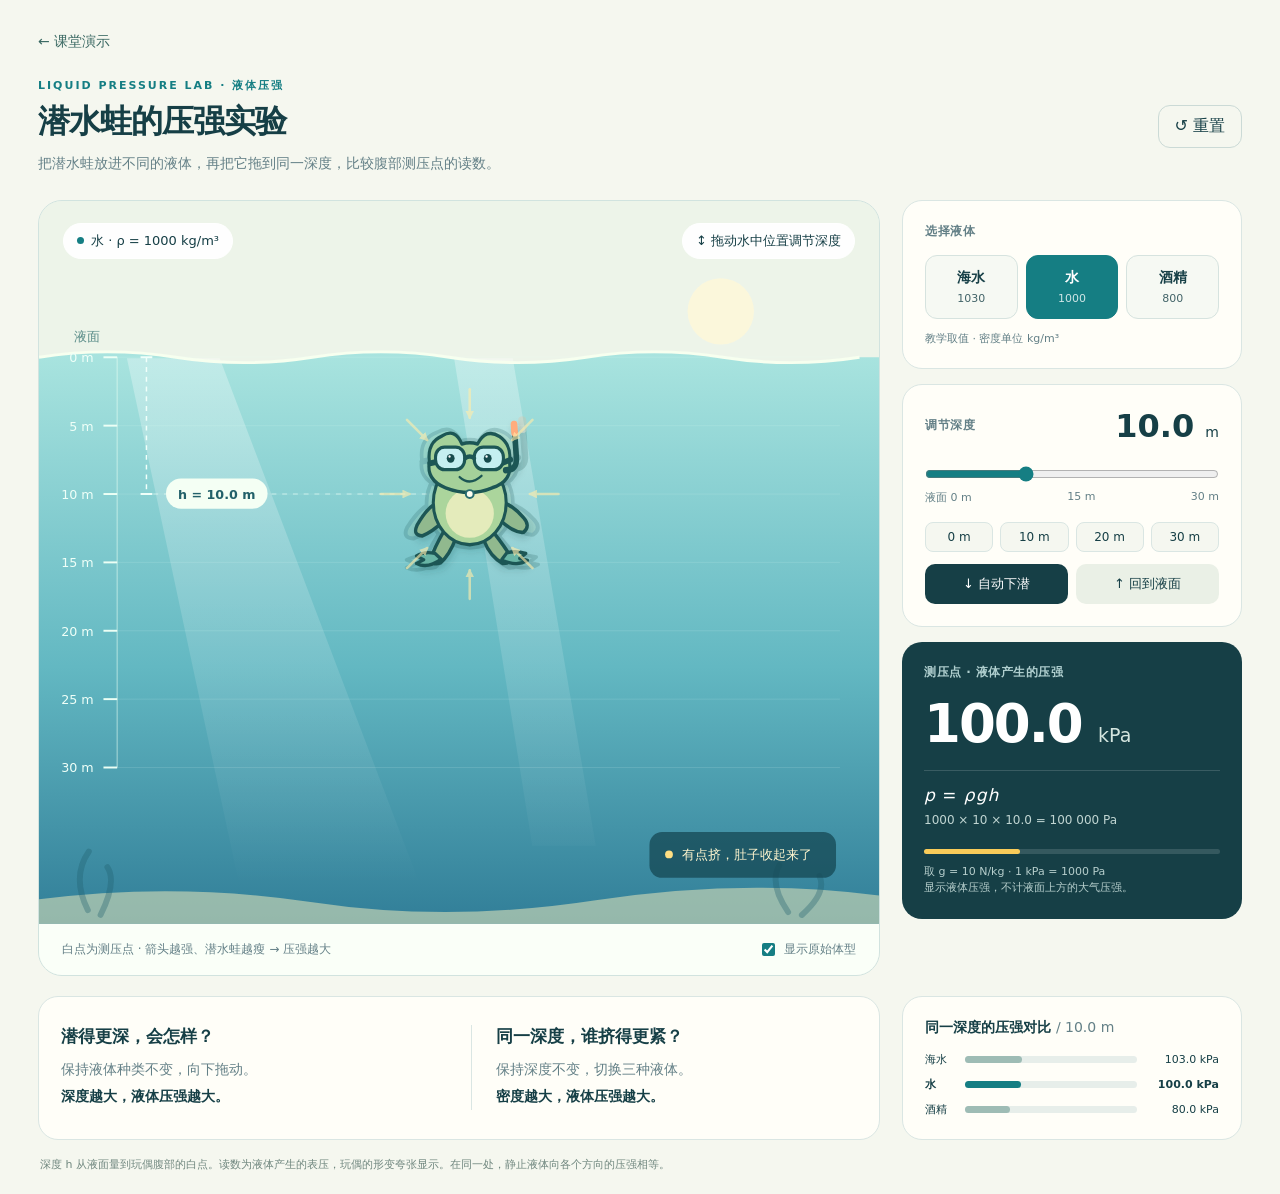
<file: labs/diving-frog.html>
<!doctype html>
<!--
MIT License

Copyright (c) 2026 Yiyan Bai

Permission is hereby granted, free of charge, to any person obtaining a copy
of this software and associated documentation files (the "Software"), to deal
in the Software without restriction, including without limitation the rights
to use, copy, modify, merge, publish, distribute, sublicense, and/or sell
copies of the Software, and to permit persons to whom the Software is
furnished to do so, subject to the following conditions:

The above copyright notice and this permission notice shall be included in all
copies or substantial portions of the Software.

THE SOFTWARE IS PROVIDED "AS IS", WITHOUT WARRANTY OF ANY KIND, EXPRESS OR
IMPLIED, INCLUDING BUT NOT LIMITED TO THE WARRANTIES OF MERCHANTABILITY,
FITNESS FOR A PARTICULAR PURPOSE AND NONINFRINGEMENT. IN NO EVENT SHALL THE
AUTHORS OR COPYRIGHT HOLDERS BE LIABLE FOR ANY CLAIM, DAMAGES OR OTHER
LIABILITY, WHETHER IN AN ACTION OF CONTRACT, TORT OR OTHERWISE, ARISING FROM,
OUT OF OR IN CONNECTION WITH THE SOFTWARE OR THE USE OR OTHER DEALINGS IN THE
SOFTWARE.
-->
<html lang="zh-CN">
<head>
<meta charset="utf-8">
<meta name="viewport" content="width=device-width, initial-scale=1">
<title>潜水蛙的压强实验 · 课堂演示</title>
<style>
:root{--ink:#163f46;--muted:#648087;--teal:#157e83;--line:#dae6e3;--paper:#f5f7ef;--warm:#f8cb59}*{box-sizing:border-box}body{margin:0;background:var(--paper);color:var(--ink);font-family:"PingFang SC","Microsoft YaHei",system-ui,sans-serif}button,input{font:inherit}button{cursor:pointer;color:inherit}button:focus-visible,input:focus-visible{outline:3px solid #db9e22;outline-offset:4px}main{max-width:1460px;margin:auto;padding:28px 38px 20px}header{display:flex;align-items:center;justify-content:space-between;gap:18px;margin-bottom:24px}.eyebrow{font-size:11px;letter-spacing:2px;font-weight:700;color:var(--teal)}h1{font-size:32px;letter-spacing:-1px;margin:7px 0 8px}header p{font-size:14px;color:var(--muted);margin:0}.outline{background:transparent;border:1px solid #cbdad6;border-radius:12px;padding:10px 16px;white-space:nowrap}.outline:hover{background:#e9efdf}.layout{display:grid;grid-template-columns:minmax(0,1fr) 340px;gap:22px}.stage{position:relative;overflow:hidden;background:#e9f2ed;border-radius:24px;border:1px solid #d1e3df;align-self:start}.stage-top{position:absolute;top:22px;left:24px;right:24px;display:flex;justify-content:space-between;align-items:center;z-index:1;font-size:13px}.pill{display:inline-flex;align-items:center;gap:7px;background:#fffffff0;border:1px solid #ffffff;border-radius:30px;padding:8px 13px}.dot{width:7px;height:7px;background:var(--teal);border-radius:50%}.stage svg{display:block;width:100%;touch-action:none;cursor:ns-resize}.stage-bottom{display:flex;align-items:center;justify-content:space-between;gap:12px;padding:16px 23px;background:#fafff8;font-size:12px;color:var(--muted)}.stage-bottom label{display:flex;gap:6px;align-items:center;white-space:nowrap}input[type=checkbox]{accent-color:var(--teal)}aside{display:flex;flex-direction:column;gap:15px}.card{background:#fffef8;border:1px solid var(--line);border-radius:20px;padding:22px}.section-label{font-size:12px;color:var(--muted);font-weight:600;letter-spacing:.5px}.card h2{margin:0 0 16px;font-size:17px}.liquids{display:grid;grid-template-columns:repeat(3,1fr);gap:8px;margin-top:15px}.liquids button{border:1px solid #d6e3df;background:#f6f9f3;border-radius:12px;padding:13px 3px;font-size:14px;font-weight:600}.liquids button small{display:block;font-size:11px;font-weight:400;margin-top:5px;opacity:.8}.liquids button[aria-pressed=true]{background:var(--teal);color:#fff;border-color:var(--teal)}.density-note{font-size:11px;color:var(--muted);margin:12px 0 0}.row{display:flex;align-items:center;justify-content:space-between;gap:10px}.depth-number{font-size:32px;font-weight:700;font-variant-numeric:tabular-nums}.unit{font-size:14px;font-weight:400}.slider{width:100%;height:8px;accent-color:var(--teal);cursor:pointer;margin:25px 0 12px}.ticks{display:flex;justify-content:space-between;color:var(--muted);font-size:11px}.presets{display:flex;gap:7px;margin-top:17px}.presets button{flex:1;border:1px solid var(--line);background:#f5f7f0;border-radius:8px;padding:7px 2px;font-size:12px}.presets button:hover{background:#e5eee7}.actions{display:flex;gap:8px;margin-top:12px}.actions button{flex:1;border:0;border-radius:10px;padding:11px 3px;font-size:13px;background:var(--ink);color:white}.actions button:last-child{background:#eaf0e6;color:var(--ink)}.reading{background:#163f46;color:#fff;border:0;position:relative;overflow:hidden}.reading .section-label{color:#afcece}.pressure-number{font-size:53px;letter-spacing:-2px;line-height:1.15;margin-top:13px;font-weight:700;font-variant-numeric:tabular-nums}.pressure-number .unit{font-size:19px;letter-spacing:0;color:#d4e5df}.formula{margin-top:15px;border-top:1px solid #ffffff26;padding-top:14px;font-size:17px;letter-spacing:1px}.calc{font-size:12px;color:#c0d5d2;margin-top:8px;font-variant-numeric:tabular-nums;min-height:18px}.meter{height:5px;background:#ffffff22;border-radius:5px;margin-top:18px}.meter div{height:100%;background:var(--warm);border-radius:5px}.mini{font-size:11px;color:#b6cecc;margin:10px 0 0;line-height:1.5}.bottom{display:grid;grid-template-columns:minmax(0,1fr) 340px;gap:22px;margin-top:20px}.lesson{display:grid;grid-template-columns:1fr 1fr;gap:24px;align-items:center}.lesson h2{font-size:17px;margin:0 0 8px}.lesson p{font-size:14px;line-height:1.9;margin:0;color:var(--muted)}.lesson strong{color:var(--ink)}.lesson>div+div{border-left:1px solid var(--line);padding-left:24px}.comparison h2{font-size:14px;margin:0 0 15px}.bar-row{display:grid;grid-template-columns:30px 1fr 72px;align-items:center;gap:10px;font-size:11px;margin-top:10px}.bar-track{height:7px;background:#e7eeea;border-radius:8px}.bar{height:100%;border-radius:8px;background:#9ebcb5}.bar-row.active .bar{background:var(--teal)}.bar-row.active{font-weight:700}.bar-row output{text-align:right;font-variant-numeric:tabular-nums}footer{font-size:11px;line-height:1.8;color:#70877f;margin:15px 2px 0}svg text{font-family:inherit}.bubble{animation:rise 9s linear infinite;opacity:0} @keyframes rise{0%{transform:translateY(20px);opacity:0}20%{opacity:.45}80%{opacity:.3}100%{transform:translateY(-390px);opacity:0}}@media(prefers-reduced-motion:reduce){.bubble{animation:none;opacity:.3}}@media(min-width:1500px){main{padding-top:38px}}@media(max-width:1000px){main{padding:22px}.layout{grid-template-columns:minmax(0,1fr) 300px;gap:16px}.bottom{grid-template-columns:1fr 300px;gap:16px}.card{padding:18px}.stage-top{font-size:11px;left:16px;right:16px;top:16px}.stage-bottom{padding:13px;font-size:10px}.lesson{grid-template-columns:1fr;gap:12px}.lesson>div+div{border-left:0;border-top:1px solid var(--line);padding:12px 0 0}}@media(max-width:760px){main{padding:18px 14px}.layout,.bottom{grid-template-columns:1fr}.stage{order:0}aside{display:grid;grid-template-columns:1fr 1fr;gap:12px}.depth-card{grid-column:1/-1;grid-row:1}.liquids{gap:4px}.liquids button{font-size:12px}.liquids button small{font-size:10px}.card{padding:16px}.pressure-number{font-size:36px}.formula{font-size:15px}.calc{font-size:10px}h1{font-size:27px}header p{font-size:12px;line-height:1.6}.stage-top{top:13px;font-size:10px}.pill{padding:6px 9px}.lesson{grid-template-columns:1fr 1fr}.lesson>div+div{border-top:0;border-left:1px solid var(--line);padding:0 0 0 14px}.lesson p{font-size:12px}.lesson h2{font-size:15px}.bottom{gap:12px;margin-top:12px}.stage-bottom{font-size:10px;gap:6px}}@media(max-width:400px){aside{display:flex}.stage-top{right:10px;left:10px}.stage-bottom{flex-wrap:wrap}.lesson{grid-template-columns:1fr}.lesson>div+div{border:0;padding:0}}
.lab-nav{margin:0 0 22px}.lab-nav a{display:inline-block;padding:5px 0;color:#386761;font-size:14px;text-decoration:none}.lab-nav a:hover{text-decoration:underline}.lab-nav a:focus-visible{outline:3px solid #bb602e;outline-offset:3px}header{gap:10px}header .outline{flex-shrink:0}header p{line-height:1.7}
</style>
</head>
<body><main>
<nav class="lab-nav" aria-label="返回主页"><a href="../index.html#labs"><span aria-hidden="true">←</span> 课堂演示</a></nav>
<header><div><div class="eyebrow">LIQUID PRESSURE LAB · 液体压强</div><h1>潜水蛙的压强实验</h1><p>把潜水蛙放进不同的液体，再把它拖到同一深度，比较腹部测压点的读数。</p></div><button class="outline" id="reset">↺ 重置</button></header>
<div class="layout">
<section class="stage" aria-label="液体压强动态演示">
<div class="stage-top"><span class="pill"><span class="dot"></span><span id="liquidLabel">水 · ρ = 1000 kg/m³</span></span><span class="pill">↕ 拖动水中位置调节深度</span></div>
<svg id="tank" viewBox="0 0 860 740" role="img" aria-labelledby="sceneTitle sceneDesc">
<title id="sceneTitle">潜水蛙在水中潜水</title><desc id="sceneDesc">调节深度或液体种类，潜水蛙受压后变瘦，四周向内的箭头随压强增大而增强。</desc>
<defs>
<linearGradient id="water" x1="0" y1="0" x2="0" y2="1"><stop id="waterTop" stop-color="#a9e4df"/><stop id="waterMid" offset=".55" stop-color="#63b8c2"/><stop id="waterBottom" offset="1" stop-color="#317e98"/></linearGradient>
<linearGradient id="ray" x1="0" y1="0" x2="0" y2="1"><stop stop-color="#fff" stop-opacity=".3"/><stop offset="1" stop-color="#fff" stop-opacity="0"/></linearGradient>
<filter id="shadow" x="-40%" y="-30%" width="180%" height="170%"><feDropShadow dx="3" dy="7" stdDeviation="6" flood-color="#153e40" flood-opacity=".18"/></filter>
<marker id="arrow" viewBox="0 0 10 10" refX="8" refY="5" markerWidth="3.5" markerHeight="3.5" orient="auto"><path d="M0 0 10 5 0 10Z" fill="#ffedab"/></marker>
<g id="frogArt" stroke-linecap="round" stroke-linejoin="round">
  <!-- 充气潜水蛙。测压点位于腹部中央。 -->
  <g fill="#91b98e" stroke="#1e5755" stroke-width="6">
    <path d="M-53 12Q-73 17-94 50Q-102 66-85 67Q-66 60-48 44Z"/>
    <path d="M51 11Q77 17 96 38Q109 51 96 61Q79 63 53 41Z"/>
    <path d="M-46 59Q-64 87-69 103Q-68 115-52 110Q-36 97-25 71Z"/>
    <path d="M43 62Q63 85 72 99Q74 112 59 111Q37 101 25 74Z"/>
  </g>
  <g stroke="#1d5654" stroke-width="5.5">
    <path fill="#69b6a6" d="M-62 95Q-81 91-95 99L-82 105L-95 111Q-75 120-51 104Z"/>
    <path fill="#69b6a6" d="M66 94Q82 90 100 95L89 103L103 106Q83 117 57 105Z"/>
    <ellipse cx="0" cy="14" rx="65" ry="67" fill="#abd59c"/>
    <ellipse cx="0" cy="31" rx="43" ry="39" fill="#e4ebbb" stroke="none"/>
    <path fill="#a5d19a" d="M-72-52Q-76-83-49-93Q-26-106-14-80Q0-84 14-80Q29-106 53-92Q75-79 71-50Q76-20 40-10Q0 5-43-10Q-78-22-72-52Z"/>
    <path d="M-71-49L-61-51M59-50L73-55" fill="none" stroke-width="9"/>
    <rect x="-61" y="-75" width="52" height="36" rx="16" fill="#c5eff1"/>
    <rect x="8" y="-75" width="52" height="36" rx="16" fill="#c5eff1"/>
    <path d="M-8-57Q0-63 8-57" fill="none" stroke-width="7"/>
    <path d="M-18-27Q0-12 21-29" fill="none" stroke-width="4"/>
    <path d="M64-38Q85-38 83-59L80-100" stroke-width="10" fill="none"/>
    <path d="M80-98L79-111" stroke="#ffac7c" stroke-width="12"/>
  </g>
  <g fill="#174b4d"><circle cx="-34" cy="-57" r="7"/><circle cx="32" cy="-57" r="7"/></g>
  <g fill="#fff"><circle cx="-36" cy="-60" r="2"/><circle cx="30" cy="-60" r="2"/></g>
</g>
</defs>
<rect width="860" height="740" fill="#edf4e9"/>
<circle cx="698" cy="113" r="34" fill="#fff8d9" opacity=".8"/>
<path d="M0 160Q70 149 140 160T280 160T420 160T560 160T700 160T840 160L860 160V740H0Z" fill="url(#water)"/>
<path d="M90 161L205 700H390L185 161ZM425 161L505 660H570L485 161Z" fill="url(#ray)"/>
<path d="M0 160Q70 149 140 160T280 160T420 160T560 160T700 160T840 160" fill="none" stroke="#f7ffef" stroke-width="3"/>
<text x="36" y="143" fill="#5b8d89" font-size="13">液面</text>
<g id="grid"></g>
<g fill="none" stroke="#e6fff7" stroke-width="1.5"><circle class="bubble" cx="178" cy="620" r="6"/><circle class="bubble" style="animation-delay:-3s" cx="643" cy="656" r="8"/><circle class="bubble" style="animation-delay:-5s" cx="220" cy="580" r="4"/><circle class="bubble" style="animation-delay:-7s" cx="708" cy="610" r="4"/></g>
<path d="M0 715Q140 697 280 718T570 716T860 711V740H0Z" fill="#cbd8b6" opacity=".65"/>
<g fill="none" stroke="#215f6d" stroke-width="6" stroke-linecap="round" opacity=".35"><path d="M50 726Q33 692 51 666M63 731Q80 697 70 682M767 728Q747 699 758 680M781 731Q807 708 799 691"/></g>
<g id="depthMark" stroke="#f0fffa" fill="none"><path id="depthLine" stroke-width="1.5" stroke-dasharray="5 5"/><path id="depthCaps" stroke-width="2"/></g>
<g id="guide"><line id="pointLine" x1="106" x2="438" stroke="#ecfff7" stroke-dasharray="5 6" opacity=".65"/><rect id="depthTag" x="130" width="104" height="31" rx="15.5" fill="#f4fff4"/><text id="depthTagText" x="182" text-anchor="middle" fill="#22616a" font-size="13" font-weight="600"></text></g>
<g id="diver"><g id="original" opacity=".2"><use href="#frogArt"/></g><g id="squeeze" filter="url(#shadow)"><use href="#frogArt"/></g><g id="arrows" fill="none" stroke="#ffedab" stroke-linecap="round" marker-end="url(#arrow)"></g><circle r="4" fill="#fffef0" stroke="#276b70" stroke-width="2"/></g>
<g transform="translate(625 646)"><rect width="191" height="47" rx="13" fill="#164955" opacity=".76"/><circle cx="20" cy="23" r="4" fill="#ffdf83"/><text id="status" x="33" y="28" fill="#fff6cf" font-size="13">有一点挤，肚子收起来了</text></g>
</svg>
<div class="stage-bottom"><span>白点为测压点 · 箭头越强、潜水蛙越瘦 → 压强越大</span><label><input id="showOriginal" type="checkbox" checked> 显示原始体型</label></div>
</section>
<aside>
<section class="card"><div class="section-label">选择液体</div><div class="liquids" role="group" aria-label="液体种类"><button data-liquid="sea" aria-pressed="false">海水<small>1030</small></button><button data-liquid="water" aria-pressed="true">水<small>1000</small></button><button data-liquid="alcohol" aria-pressed="false">酒精<small>800</small></button></div><p class="density-note">教学取值 · 密度单位 kg/m³</p></section>
<section class="card depth-card"><div class="row"><label class="section-label" for="depth">调节深度</label><div class="depth-number"><output id="depthValue" for="depth">10.0</output> <span class="unit">m</span></div></div><input class="slider" id="depth" type="range" min="0" max="30" step="0.1" value="10" aria-label="潜水深度（米）"><div class="ticks"><span>液面 0 m</span><span>15 m</span><span>30 m</span></div><div class="presets" role="group" aria-label="快速选择深度"><button data-depth="0">0 m</button><button data-depth="10">10 m</button><button data-depth="20">20 m</button><button data-depth="30">30 m</button></div><div class="actions"><button id="play" aria-pressed="false">↓ 自动下潜</button><button id="surface">↑ 回到液面</button></div></section>
<section class="card reading"><div class="section-label">测压点 · 液体产生的压强</div><div class="pressure-number"><output id="pressure">100.0</output> <span class="unit">kPa</span></div><div class="formula"><i>p</i> = <i>ρgh</i></div><div class="calc" id="calculation">1000 × 10 × 10.0 = 100 000 Pa</div><div class="meter"><div id="meter"></div></div><p class="mini">取 g = 10 N/kg · 1 kPa = 1000 Pa<br>显示液体压强，不计液面上方的大气压强。</p></section>
</aside>
</div>
<div class="bottom"><section class="card lesson"><div><h2>潜得更深，会怎样？</h2><p>保持液体种类不变，向下拖动。<br><strong>深度越大，液体压强越大。</strong></p></div><div><h2>同一深度，谁挤得更紧？</h2><p>保持深度不变，切换三种液体。<br><strong>密度越大，液体压强越大。</strong></p></div></section><section class="card comparison"><h2>同一深度的压强对比 <span id="compareDepth" style="font-weight:400;color:var(--muted)">/ 10.0 m</span></h2><div id="compareBars"></div></section></div>
<footer>深度 h 从液面量到玩偶腹部的白点。读数为液体产生的表压，玩偶的形变夸张显示。在同一处，静止液体向各个方向的压强相等。</footer>
</main>
<script>
'use strict';
const $ = id => document.getElementById(id);
const fluids = {sea:{name:'海水',rho:1030,colors:['#afd9e8','#60a6c6','#356789']},water:{name:'水',rho:1000,colors:['#a9e4df','#63b8c2','#317e98']},alcohol:{name:'酒精',rho:800,colors:['#d4dfea','#9aaccb','#686eaa']}};
let liquid='water', depth=10, playing=false, previousTime=null, frameId=0;
const surfaceY=160, depthScale=14, frogScale=.68;
const pressureAt=(rho,h)=>rho*10*h;
$('grid').innerHTML=Array.from({length:7},(_,i)=>{const y=surfaceY+i*5*depthScale;return `<line x1="66" y1="${y}" x2="80" y2="${y}" stroke="#ecfff5" stroke-width="2"/><line x1="80" y1="${y}" x2="820" y2="${y}" stroke="#e7fff7" opacity=".13"/><text x="56" y="${y+5}" text-anchor="end" fill="#effff8" font-size="13">${i*5} m</text>`}).join('')+`<line x1="80" y1="160" x2="80" y2="580" stroke="#eafff3" opacity=".6"/>`;
$('compareBars').innerHTML=Object.entries(fluids).map(([key,f])=>`<div class="bar-row" id="compare-${key}"><span>${f.name}</span><div class="bar-track"><div class="bar" id="bar-${key}"></div></div><output id="value-${key}"></output></div>`).join('');
function render(){
 const f=fluids[liquid],pa=pressureAt(f.rho,depth),kpa=pa/1000,t=pa/309000;
 const squeezeX=1-.48*t,squeezeY=1-.18*t,y=surfaceY+depth*depthScale;
 $('depth').value=depth.toFixed(1);$('depthValue').textContent=depth.toFixed(1);$('pressure').textContent=kpa.toFixed(1);
 $('depth').setAttribute('aria-valuetext',`${depth.toFixed(1)} 米`);
 $('calculation').textContent=`${f.rho} × 10 × ${depth.toFixed(1)} = ${Math.round(pa).toLocaleString('en-US').replaceAll(',',' ')} Pa`;
 $('meter').style.width=`${t*100}%`;$('liquidLabel').textContent=`${f.name} · ρ = ${f.rho} kg/m³`;
 ['waterTop','waterMid','waterBottom'].forEach((id,i)=>$(id).setAttribute('stop-color',f.colors[i]));
 $('sceneTitle').textContent=`潜水蛙在${f.name}中潜水，深度 ${depth.toFixed(1)} 米，压强 ${kpa.toFixed(1)} 千帕`;
 $('diver').setAttribute('transform',`translate(441 ${y})`);
 $('squeeze').setAttribute('transform',`scale(${frogScale*squeezeX} ${frogScale*squeezeY})`);
 $('original').setAttribute('transform',`scale(${frogScale})`);$('original').style.display=$('showOriginal').checked?'':'none';
 $('pointLine').setAttribute('y1',y);$('pointLine').setAttribute('y2',y);
 $('depthTag').setAttribute('y',y-16);$('depthTagText').setAttribute('y',y+5);$('depthTagText').textContent=`h = ${depth.toFixed(1)} m`;
 $('depthLine').setAttribute('d',`M110 ${surfaceY}V${y}`);$('depthCaps').setAttribute('d',`M104 ${surfaceY}H116M104 ${y}H116`);
 const rx=73*squeezeX,ry=83*squeezeY,len=13+50*t;
 $('arrows').innerHTML=depth===0?'':Array.from({length:8},(_,i)=>{const a=i*Math.PI/4,dx=Math.cos(a),dy=Math.sin(a),x=dx*rx,ay=dy*ry;return `<path d="M${x+dx*len} ${ay+dy*len}L${x} ${ay}" stroke-width="${1.3+4*t}" opacity="${.45+.55*t}"/>`}).join('');
 $('status').textContent=depth===0?'液面处的表压为零':t<.25?'轻轻挤，肚子还是圆圆的':t<.6?'有点挤，肚子收起来了':'挤得更紧，潜水蛙变瘦了';
 $('compareDepth').textContent=`/ ${depth.toFixed(1)} m`;
 for(const [key,fluid] of Object.entries(fluids)){const value=pressureAt(fluid.rho,depth)/1000;$(`bar-${key}`).style.width=`${value/309*100}%`;$(`value-${key}`).textContent=`${value.toFixed(1)} kPa`;$(`compare-${key}`).classList.toggle('active',key===liquid)}
 document.querySelectorAll('[data-liquid]').forEach(b=>b.setAttribute('aria-pressed',String(b.dataset.liquid===liquid)));
 $('play').textContent=playing?'Ⅱ 暂停下潜':depth>=30?'↻ 重新下潜':'↓ 自动下潜';$('play').setAttribute('aria-pressed',String(playing));
}
function setDepth(value){depth=Math.round(Math.max(0,Math.min(30,value))*10)/10;render()}
function stop(){cancelAnimationFrame(frameId);playing=false;previousTime=null}
$('depth').addEventListener('input',e=>{stop();setDepth(Number(e.target.value))});
document.querySelectorAll('[data-liquid]').forEach(b=>b.addEventListener('click',()=>{stop();liquid=b.dataset.liquid;render()}));
document.querySelectorAll('[data-depth]').forEach(b=>b.addEventListener('click',()=>{stop();setDepth(Number(b.dataset.depth))}));
$('surface').onclick=()=>{stop();setDepth(0)};
$('showOriginal').onchange=render;
$('play').onclick=()=>{if(playing){stop();render();return}if(depth>=30)depth=0;playing=true;previousTime=null;render();frameId=requestAnimationFrame(animate)};
let animationDepth=depth;
function animate(time){if(!playing)return;if(previousTime===null){previousTime=time;animationDepth=depth}const dt=Math.min((time-previousTime)/1000,.1);previousTime=time;animationDepth=Math.min(30,animationDepth+dt*2);depth=Math.round(animationDepth*10)/10;if(animationDepth>=30)stop();render();if(playing)frameId=requestAnimationFrame(animate)}
$('reset').onclick=()=>{stop();liquid='water';$('showOriginal').checked=true;setDepth(10)};
let dragging=false;
function pointDepth(e){const p=$('tank').createSVGPoint();p.x=e.clientX;p.y=e.clientY;const local=p.matrixTransform($('tank').getScreenCTM().inverse());setDepth((local.y-surfaceY)/depthScale)}
$('tank').addEventListener('pointerdown',e=>{if(e.button!==0)return;stop();dragging=true;$('tank').setPointerCapture(e.pointerId);pointDepth(e)});
$('tank').addEventListener('pointermove',e=>{if(dragging)pointDepth(e)});
$('tank').addEventListener('pointerup',()=>{dragging=false});$('tank').addEventListener('pointercancel',()=>{dragging=false});
document.addEventListener('visibilitychange',()=>{if(document.hidden){stop();render()}});
render();
</script>
</body></html>
</file>
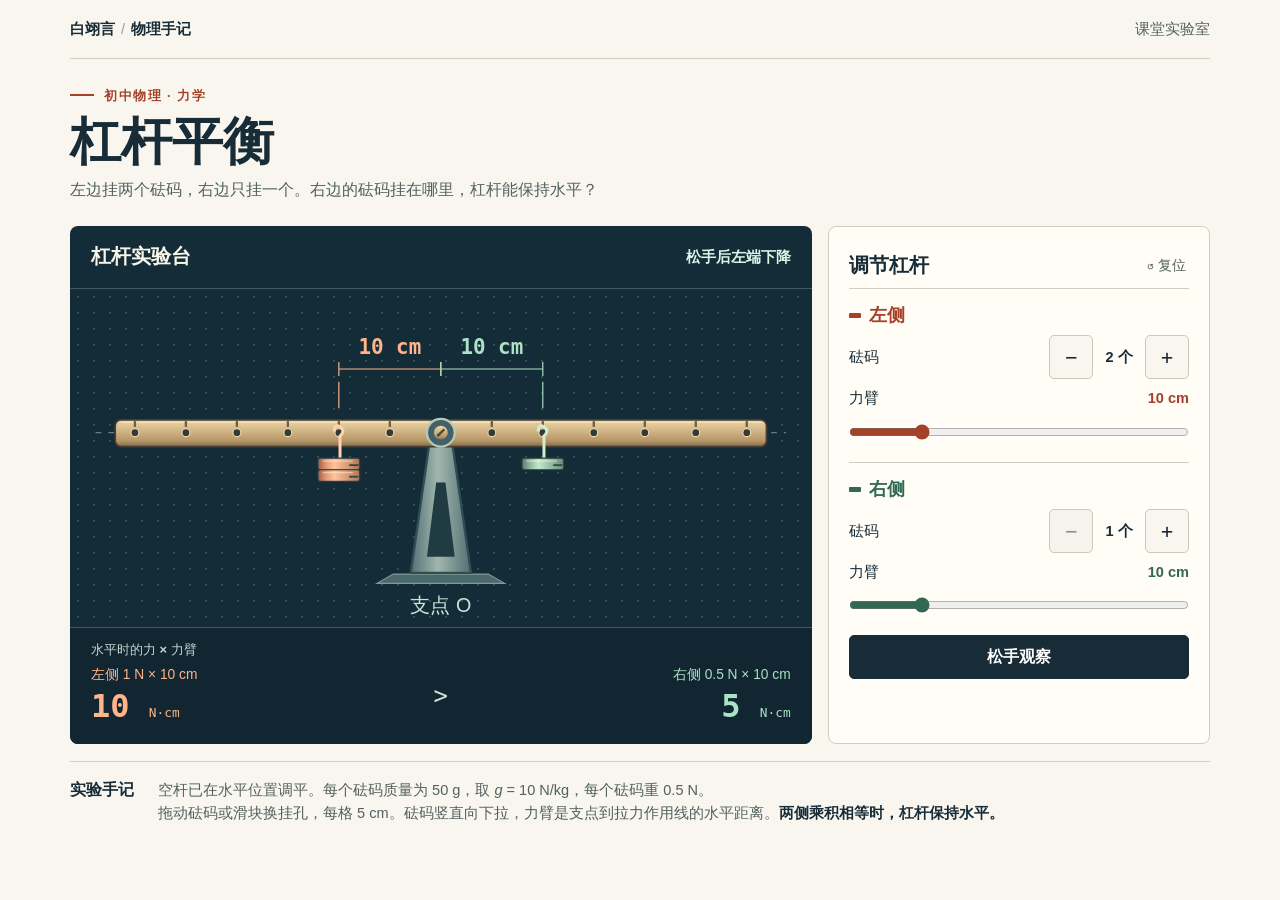
<file: labs/lever.html>
<!doctype html>
<!--
MIT License

Copyright (c) 2026 Yiyan Bai

Permission is hereby granted, free of charge, to any person obtaining a copy
of this software and associated documentation files (the "Software"), to deal
in the Software without restriction, including without limitation the rights
to use, copy, modify, merge, publish, distribute, sublicense, and/or sell
copies of the Software, and to permit persons to whom the Software is
furnished to do so, subject to the following conditions:

The above copyright notice and this permission notice shall be included in all
copies or substantial portions of the Software.

THE SOFTWARE IS PROVIDED "AS IS", WITHOUT WARRANTY OF ANY KIND, EXPRESS OR
IMPLIED, INCLUDING BUT NOT LIMITED TO THE WARRANTIES OF MERCHANTABILITY,
FITNESS FOR A PARTICULAR PURPOSE AND NONINFRINGEMENT. IN NO EVENT SHALL THE
AUTHORS OR COPYRIGHT HOLDERS BE LIABLE FOR ANY CLAIM, DAMAGES OR OTHER
LIABILITY, WHETHER IN AN ACTION OF CONTRACT, TORT OR OTHERWISE, ARISING FROM,
OUT OF OR IN CONNECTION WITH THE SOFTWARE OR THE USE OR OTHER DEALINGS IN THE
SOFTWARE.
-->
<html lang="zh-CN" data-ha-style="teaching">
<head>
<meta charset="utf-8">
<meta name="viewport" content="width=device-width, initial-scale=1">
<meta name="description" content="改变杠杆两侧的力臂和砝码个数，比较力与力臂的乘积，再松手观察杠杆的转向。">
<title>杠杆平衡 · 物理手记</title>
<style>
:root {
  color-scheme: light;
  --paper: #f8f6ef; --card: #fffdf6; --ink: #182c37; --muted: #53615e;
  --line: #cecfc3; --dark: #142c37; --rust: #a44128; --green: #306853;
  --peach: #ffb48a; --mint: #abe1c5;
  --serif: "Songti SC", STSong, "Noto Serif CJK SC", SimSun, Georgia, serif;
  --mono: ui-monospace, Menlo, Consolas, monospace;
}
* { box-sizing: border-box; }
body { margin: 0; color: var(--ink); background: var(--paper); font: 16px/1.55 -apple-system, BlinkMacSystemFont, "PingFang SC", "Microsoft YaHei", sans-serif; }
main, .mast { width: min(1140px, calc(100% - 48px)); margin: auto; }
.mast { display: flex; align-items: center; justify-content: space-between; gap: 1em; min-height: 59px; border-bottom: 1px solid var(--line); font-size: .91rem; }
.brand { font-weight: 700; }
.slash { margin: 0 .42em; color: #999e90; font-weight: 400; }
.mast > span:last-child { color: var(--muted); }
main { padding: 28px 0 36px; }
header { margin-bottom: 23px; }
h1, h2, h3, p, figure { margin: 0; }
h1, h2, h3 { font-family: var(--serif); }
.subject { color: var(--rust); font-size: .79rem; font-weight: 650; letter-spacing: .12em; }
.subject::before { content: ""; display: inline-block; width: 24px; height: 2px; margin: 0 10px 4px 0; background: currentColor; }
h1 { margin: 5px 0 7px; font-size: clamp(2.05rem, 4vw, 3.3rem); line-height: 1.16; }
header > p:last-child, .note p { color: var(--muted); }
.workbench { display: grid; grid-template-columns: minmax(0, 1.94fr) minmax(272px, 1fr); gap: 16px; }
.stage, .controls { min-width: 0; border-radius: 8px; }
.stage { display: flex; flex-direction: column; overflow: hidden; color: #f8f6e9; background: var(--dark); }
.stage-head { display: flex; flex-wrap: wrap; gap: 6px 18px; align-items: center; justify-content: space-between; padding: 15px 21px; border-bottom: 1px solid #435960; }
h2 { font-size: 1.28rem; }
#result { color: #daf4e7; font-weight: 650; font-size: .94rem; }
.drawing { flex: 1; display: grid; align-items: center; background-image: radial-gradient(#afc8bd38 .8px, transparent 1px); background-size: 16px 16px; }
.drawing svg { display: block; width: 100%; height: auto; }
.hanger { cursor: grab; touch-action: none; }
.hanger:active { cursor: grabbing; }
.measurement { font: 600 18px var(--mono); }
.left-color { color: var(--peach); }
.right-color { color: var(--mint); }
.reading { padding: 12px 21px 16px; border-top: 1px solid #425963; background: #112631; }
.reading h3 { color: #c4d4cf; font-family: inherit; font-size: .81rem; font-weight: 550; }
.calculation { display: grid; grid-template-columns: 1fr auto 1fr; align-items: center; gap: 8px; margin-top: 4px; }
.calculation > div:last-child { text-align: right; }
.calculation small { display: block; font-size: .86rem; }
.calculation strong { font: 650 clamp(1.3rem, 2.6vw, 2rem)/1.35 var(--mono); }
.calculation strong small { display: inline; font: 500 .8rem var(--mono); }
#comparison { color: #d3dfd8; font: 1.5rem var(--mono); }
.controls { padding: 17px 20px 19px; border: 1px solid var(--line); background: var(--card); }
.controls-head, .name-row, .weight-row, .arm-row { display: flex; justify-content: space-between; align-items: center; gap: 8px; }
button, input { font: inherit; }
button { cursor: pointer; }
button:focus-visible, input:focus-visible { outline: 3px solid #c5622e; outline-offset: 3px; }
.reset { min-height: 44px; padding: 0 3px; color: var(--muted); border: 0; background: transparent; font-size: .87rem; }
.reset:hover { color: var(--rust); }
.side { padding: 13px 0 8px; border-top: 1px solid var(--line); --accent: var(--rust); }
.side.right { --accent: var(--green); }
.name-row { margin-bottom: 6px; }
.name-row h3 { color: var(--accent); font-size: 1.1rem; }
.name-row h3::before { content: ""; display: inline-block; width: 12px; height: 5px; margin: 0 8px 3px 0; border-radius: 1px; background: currentColor; }
.weight-row, .arm-row { font-size: .91rem; }
.stepper { display: flex; gap: 4px; align-items: center; }
.stepper button { width: 44px; min-height: 44px; padding: 0; border: 1px solid #c8cabe; border-radius: 5px; background: var(--paper); color: var(--ink); font: 1.25rem var(--mono); }
.stepper button:disabled { color: #8b938c; background: #f4f3ec; }
.stepper button:enabled:hover { border-color: var(--accent); }
output { font-variant-numeric: tabular-nums; font-weight: 650; }
.stepper output { min-width: 3em; text-align: center; }
.arm-row { margin-top: 8px; }
.arm-row output { color: var(--accent); }
input[type=range] { display: block; width: 100%; height: 44px; margin: 0; accent-color: var(--accent); cursor: pointer; }
.release { width: 100%; min-height: 44px; border: 1px solid var(--ink); border-radius: 5px; background: var(--ink); color: white; font-weight: 650; }
.release:hover { background: #284b55; }
.note { display: grid; grid-template-columns: auto 1fr; align-items: baseline; gap: 10px 24px; margin-top: 17px; padding: 15px 0 0; border-top: 1px solid var(--line); font-size: .91rem; }
.note h2 { font-size: 1.03rem; }
.note strong { color: var(--ink); }
@media (max-width: 780px) {
  .workbench { grid-template-columns: 1fr; gap: 12px; }
  .sides { display: grid; grid-template-columns: repeat(2, minmax(0,1fr)); gap: 20px; }
  .controls { padding: 8px 16px 14px; }
  .drawing svg { max-height: 280px; }
}
@media (max-width: 550px) {
  main, .mast { width: calc(100% - 28px); }
  main { padding: 16px 0 24px; }
  .mast { min-height: 44px; font-size: .8rem; }
  header { margin-bottom: 14px; }
  header > p:last-child { font-size: .92rem; }
  .stage-head { padding: 9px 12px; }
  h2 { font-size: 1.08rem; }
  #result { font-size: .84rem; }
  .measurement, .pivot-label { font-size: 23px; }
  .reading { padding: 8px 12px 11px; }
  .calculation small { font-size: .76rem; }
  .controls { padding: 4px 12px 12px; }
  .sides { gap: 16px; }
  .side { padding-top: 8px; }
  .weight-row { flex-wrap: wrap; gap: 3px; }
  .stepper { width: 100%; justify-content: space-between; gap: 0; }
  .stepper output { min-width: auto; font-size: .87rem; }
  .note { display: block; margin-top: 14px; }
  .note h2 { margin-bottom: 3px; }
}
</style>
</head>
<body>
<div class="mast"><span class="brand">白翊言<span class="slash">/</span>物理手记</span><span>课堂实验室</span></div>
<main>
  <header>
    <p class="subject">初中物理 · 力学</p>
    <h1>杠杆平衡</h1>
    <p>左边挂两个砝码，右边只挂一个。右边的砝码挂在哪里，杠杆能保持水平？</p>
  </header>
  <div class="workbench">
    <figure class="stage" aria-labelledby="stage-title">
      <div class="stage-head"><h2 id="stage-title">杠杆实验台</h2><span id="result" role="status"></span></div>
      <div class="drawing">
        <svg id="diagram" viewBox="0 0 640 292" role="img" aria-labelledby="diagram-title diagram-desc">
          <title id="diagram-title">杠杆、支点与悬挂的砝码</title>
          <desc id="diagram-desc">杠杆水平时，支点到左右挂孔的水平距离分别是两侧重力的力臂。</desc>
          <defs>
            <linearGradient id="brass" x2="0" y2="1" gradientUnits="objectBoundingBox">
              <stop stop-color="#f1d5a3"/><stop offset=".25" stop-color="#dcc393"/><stop offset=".78" stop-color="#b69667"/><stop offset="1" stop-color="#826c4d"/>
            </linearGradient>
            <linearGradient id="metal"><stop stop-color="#526f73"/><stop offset=".45" stop-color="#a2b6ac"/><stop offset="1" stop-color="#527076"/></linearGradient>
            <linearGradient id="copper"><stop stop-color="#9e5e46"/><stop offset=".2" stop-color="#e49b79"/><stop offset=".4" stop-color="#ffc29b"/><stop offset="1" stop-color="#b37555"/></linearGradient>
            <linearGradient id="jade"><stop stop-color="#577c6c"/><stop offset=".2" stop-color="#91bba3"/><stop offset=".4" stop-color="#c4e8cb"/><stop offset="1" stop-color="#648d7c"/></linearGradient>
            <g id="disc">
              <rect x="-18" y="0" width="36" height="10" rx="2" stroke="#263f42" stroke-width="1"/>
              <path d="M-14 2.5H12" stroke="#fff4ce" opacity=".55"/>
              <path d="M9 6h8" stroke="#314a49" stroke-width="1.6"/>
            </g>
          </defs>
          <path d="M22 124H618" stroke="#c0d6c4" stroke-opacity=".48" stroke-dasharray="5 6"/>
          <path d="M279 246h82l14 8H265Z" fill="#4b686b" stroke="#829994"/>
          <path d="M294 245l17-118q9-19 18 0l17 118Z" fill="url(#metal)" stroke="#304d55" stroke-width="2"/>
          <path d="M316 167h8l8 64h-24Z" fill="#213b43"/>
          <g id="beam">
            <rect x="39" y="113" width="562" height="23" rx="5" fill="url(#brass)" stroke="#433f35" stroke-width="1.5"/>
            <path d="M44 115h552" stroke="#fae5bd"/>
            <g id="marks"></g>
          </g>
          <g id="dimensions" fill="none">
            <g class="left-color" id="left-dimension"><path stroke="currentColor"/><text class="measurement" y="56" fill="currentColor" text-anchor="middle"></text></g>
            <g class="right-color" id="right-dimension"><path stroke="currentColor"/><text class="measurement" y="56" fill="currentColor" text-anchor="middle"></text></g>
          </g>
          <g class="hanger" data-side="left"><rect x="-24" y="-8" width="48" height="90" fill="transparent"/><path d="M-4 -1q0 -7 5 -4q5 3 0 8v20" fill="none" stroke="#ffd1ae" stroke-width="2.6"/><g class="discs" fill="url(#copper)"></g></g>
          <g class="hanger" data-side="right"><rect x="-24" y="-8" width="48" height="90" fill="transparent"/><path d="M-4 -1q0 -7 5 -4q5 3 0 8v20" fill="none" stroke="#d4edce" stroke-width="2.6"/><g class="discs" fill="url(#jade)"></g></g>
          <circle cx="320" cy="124" r="12" fill="#426068" stroke="#b9c9b5" stroke-width="2"/>
          <circle cx="320" cy="124" r="6" fill="url(#brass)"/><path d="M317 127l6-6" stroke="#4a473a" stroke-width="2"/>
          <text class="pivot-label" x="320" y="279" fill="#cee1d7" font-size="17" text-anchor="middle">支点 O</text>
        </svg>
      </div>
      <figcaption class="reading">
        <h3>水平时的力 × 力臂</h3>
        <div class="calculation">
          <div class="left-color"><small id="left-formula"></small><strong><span id="left-product"></span> <small>N·cm</small></strong></div>
          <span id="comparison" aria-hidden="true"></span>
          <div class="right-color"><small id="right-formula"></small><strong><span id="right-product"></span> <small>N·cm</small></strong></div>
        </div>
      </figcaption>
    </figure>
    <section class="controls" aria-labelledby="controls-title">
      <div class="controls-head"><h2 id="controls-title">调节杠杆</h2><button class="reset" id="reset" type="button">↺ 复位</button></div>
      <div class="sides">
        <section class="side left" aria-labelledby="left-title">
          <div class="name-row"><h3 id="left-title">左侧</h3></div>
          <div class="weight-row"><span>砝码</span><div class="stepper">
            <button type="button" data-side="left" data-step="-1" aria-label="减少左侧砝码">−</button>
            <output id="left-count" aria-label="左侧砝码个数"></output>
            <button type="button" data-side="left" data-step="1" aria-label="增加左侧砝码">+</button>
          </div></div>
          <div class="arm-row"><label for="left-arm">力臂</label><output id="left-length" for="left-arm"></output></div>
          <input id="left-arm" type="range" min="5" max="30" step="5" value="10" aria-label="左侧力臂">
        </section>
        <section class="side right" aria-labelledby="right-title">
          <div class="name-row"><h3 id="right-title">右侧</h3></div>
          <div class="weight-row"><span>砝码</span><div class="stepper">
            <button type="button" data-side="right" data-step="-1" aria-label="减少右侧砝码">−</button>
            <output id="right-count" aria-label="右侧砝码个数"></output>
            <button type="button" data-side="right" data-step="1" aria-label="增加右侧砝码">+</button>
          </div></div>
          <div class="arm-row"><label for="right-arm">力臂</label><output id="right-length" for="right-arm"></output></div>
          <input id="right-arm" type="range" min="5" max="30" step="5" value="10" aria-label="右侧力臂">
        </section>
      </div>
      <button class="release" id="release" type="button">松手观察</button>
    </section>
  </div>
  <aside class="note"><h2>实验手记</h2><div>
    <p>空杆已在水平位置调平。每个砝码质量为 50 g，取 <i>g</i> = 10 N/kg，每个砝码重 0.5 N。</p>
    <p>拖动砝码或滑块换挂孔，每格 5 cm。砝码竖直向下拉，力臂是支点到拉力作用线的水平距离。<strong>两侧乘积相等时，杠杆保持水平。</strong></p>
  </div></aside>
</main>
<script>
(() => {
  "use strict";
  const byId = id => document.getElementById(id);
  const sides = ["left", "right"];
  const names = { left: "左", right: "右" };
  const direction = { left: -1, right: 1 };
  const state = { left: { arm: 10, count: 2 }, right: { arm: 10, count: 1 } };
  const pivot = { x: 320, y: 124 };
  const holeSpacing = 44;
  const diagram = byId("diagram");
  const hangers = Object.fromEntries(sides.map(side => [side, diagram.querySelector('.hanger[data-side="' + side + '"]')]));
  const steps = document.querySelectorAll("[data-step]");
  const reducedMotion = matchMedia("(prefers-reduced-motion: reduce)");
  let released = false;
  let angle = 0;
  let frame = 0;

  function svgElement(name, attributes) {
    const element = document.createElementNS("http://www.w3.org/2000/svg", name);
    for (const [key, value] of Object.entries(attributes)) element.setAttribute(key, value);
    return element;
  }
  for (let hole = -6; hole <= 6; hole++) {
    const x = pivot.x + hole * holeSpacing;
    byId("marks").append(svgElement("path", { d: "M" + x + " 114v5", stroke: "#735c43", "stroke-width": 2 }));
    byId("marks").append(svgElement("circle", { cx: x, cy: pivot.y, r: 3.4, fill: "#313c39", stroke: "#eed6ad" }));
  }

  function offset(side) { return direction[side] * state[side].arm / 5 * holeSpacing; }
  function moment(side) { return state[side].count * 0.5 * state[side].arm; }

  function pose(degrees) {
    angle = degrees;
    const rad = degrees * Math.PI / 180;
    byId("beam").setAttribute("transform", "rotate(" + degrees + " 320 124)");
    for (const side of sides) {
      const dx = offset(side);
      const x = pivot.x + dx * Math.cos(rad);
      const y = pivot.y + dx * Math.sin(rad);
      hangers[side].setAttribute("transform", "translate(" + x + " " + y + ")");
    }
  }

  function drawSide(side) {
    const { arm, count } = state[side];
    const slider = byId(side + "-arm");
    slider.value = arm;
    slider.setAttribute("aria-valuetext", arm + " 厘米");
    byId(side + "-count").textContent = count + " 个";
    byId(side + "-length").textContent = arm + " cm";
    byId(side + "-formula").textContent = names[side] + "侧 " + count * 0.5 + " N × " + arm + " cm";
    byId(side + "-product").textContent = moment(side);
    const discs = hangers[side].querySelector(".discs");
    discs.replaceChildren();
    for (let n = 0; n < count; n++) discs.append(svgElement("use", { href: "#disc", y: 22 + n * 10 }));
    const x = pivot.x + offset(side);
    const dimension = byId(side + "-dimension");
    dimension.querySelector("path").setAttribute("d", "M320 63v12 M320 69H" + x + " M" + x + " 63v12 M" + x + " 80v23");
    const label = dimension.querySelector("text");
    label.setAttribute("x", pivot.x + direction[side] * Math.max(33, Math.abs(x - pivot.x) / 2));
    label.textContent = arm + " cm";
  }

  function render() {
    cancelAnimationFrame(frame);
    for (const side of sides) drawSide(side);
    for (const button of steps) {
      const next = state[button.dataset.side].count + Number(button.dataset.step);
      button.disabled = next < 1 || next > 5;
    }
    const sign = Math.sign(moment("right") - moment("left"));
    const outcome = sign === 0 ? "保持平衡" : (sign < 0 ? "左端" : "右端") + "下降";
    const phase = !released ? "松手后" : sign === 0 ? "已松手 · " : "转向示意 · ";
    byId("result").textContent = phase + outcome;
    byId("comparison").textContent = sign === 0 ? "=" : sign < 0 ? ">" : "<";
    byId("release").textContent = released ? "扶回水平" : "松手观察";
    byId("dimensions").style.visibility = released && sign ? "hidden" : "visible";
    byId("diagram-desc").textContent = "左侧 " + state.left.count + " 个砝码，水平力臂 " + state.left.arm +
      " 厘米。右侧 " + state.right.count + " 个砝码，水平力臂 " + state.right.arm + " 厘米。松手后" + outcome + "。";
    // 倾转只展示刚松手时的方向；读数均取水平位置。
    const target = released ? sign * 9 : 0;
    if (!released || reducedMotion.matches || target === angle) { pose(target); return; }
    const start = performance.now();
    const from = angle;
    function animate(now) {
      const t = Math.min(1, (now - start) / 420);
      pose(from + (target - from) * t * t);
      if (t < 1) frame = requestAnimationFrame(animate);
    }
    frame = requestAnimationFrame(animate);
  }

  function setArm(side, value) {
    state[side].arm = value;
    released = false;
    render();
  }
  for (const side of sides) {
    byId(side + "-arm").addEventListener("input", event => setArm(side, Number(event.target.value)));
    const hanger = hangers[side];
    let drag = null;
    function modelX(event) {
      const point = diagram.createSVGPoint();
      point.x = event.clientX;
      point.y = event.clientY;
      return point.matrixTransform(diagram.getScreenCTM().inverse()).x;
    }
    hanger.addEventListener("pointerdown", event => {
      if (!event.isPrimary || event.button !== 0) return;
      drag = { id: event.pointerId, start: modelX(event), arm: state[side].arm };
      hanger.setPointerCapture(event.pointerId);
    });
    hanger.addEventListener("pointermove", event => {
      if (!drag || drag.id !== event.pointerId) return;
      const holes = Math.round(drag.arm / 5 + direction[side] * (modelX(event) - drag.start) / holeSpacing);
      const arm = 5 * Math.min(6, Math.max(1, holes));
      if (arm !== state[side].arm) setArm(side, arm);
    });
    hanger.addEventListener("lostpointercapture", () => { drag = null; });
  }
  for (const button of steps) button.addEventListener("click", () => {
    state[button.dataset.side].count += Number(button.dataset.step);
    released = false;
    render();
  });
  byId("release").addEventListener("click", () => { released = !released; render(); });
  byId("reset").addEventListener("click", () => {
    state.left.count = 2;
    state.right.count = 1;
    for (const side of sides) state[side].arm = 10;
    released = false;
    render();
  });
  render();
})();
</script>
</body>
</html>
</file>
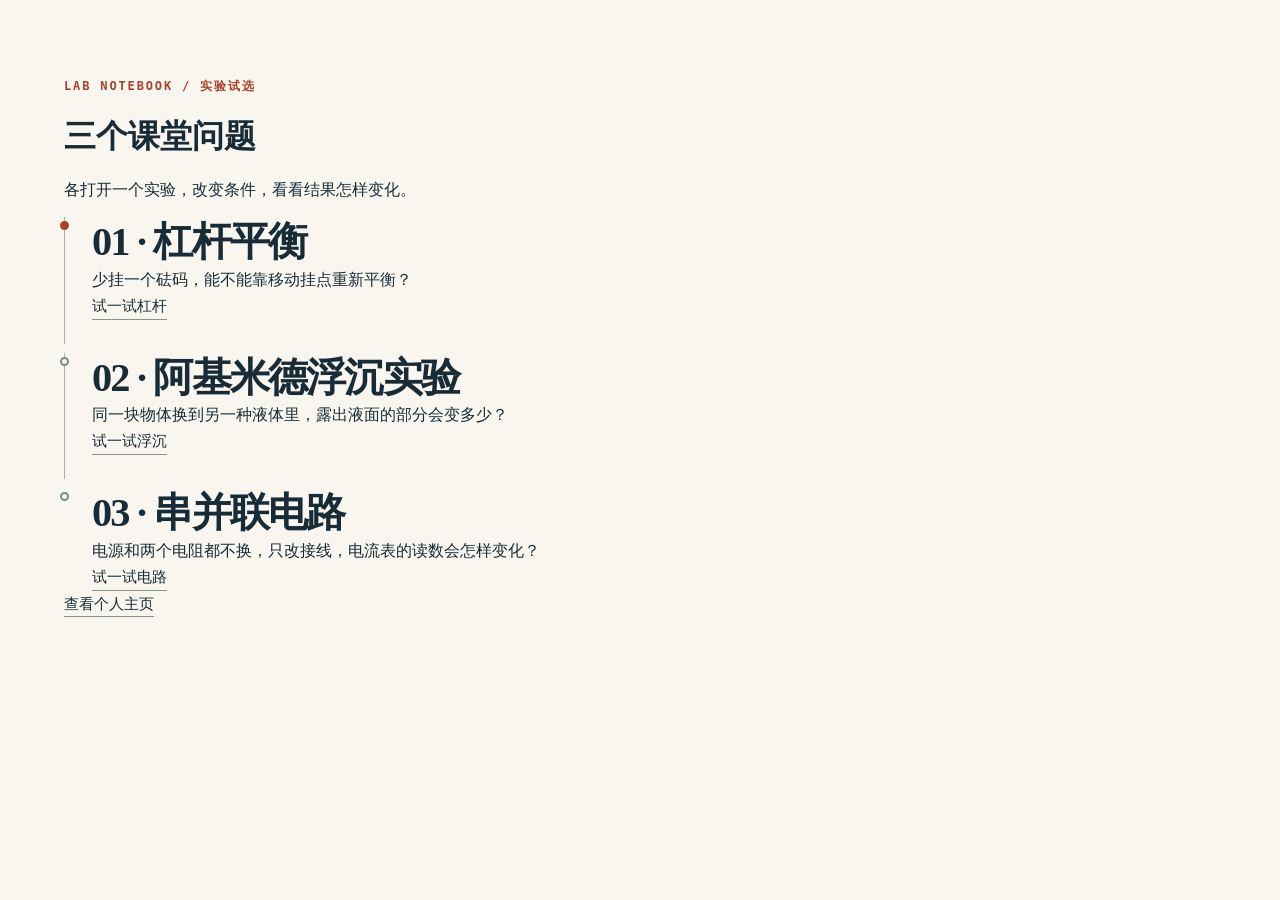
<file: labs/preview.html>
<!doctype html>
<html lang="zh-CN"><head><meta charset="utf-8"><meta name="viewport" content="width=device-width, initial-scale=1"><meta name="robots" content="noindex"><title>实验试选 · 白翊言的物理手记</title><link rel="stylesheet" href="../style.css"></head><body><main class="wrap outdoors">
<p class="eyebrow">LAB NOTEBOOK / 实验试选</p><h1>三个课堂问题</h1><p>各打开一个实验，改变条件，看看结果怎样变化。</p>
<ol class="timeline">
<li><h2><a href="lever.html">01 · 杠杆平衡</a></h2><p>少挂一个砝码，能不能靠移动挂点重新平衡？</p><a class="text-link" href="lever.html">试一试杠杆</a></li>
<li><h2><a href="buoyancy.html">02 · 阿基米德浮沉实验</a></h2><p>同一块物体换到另一种液体里，露出液面的部分会变多少？</p><a class="text-link" href="buoyancy.html">试一试浮沉</a></li>
<li><h2><a href="circuits.html">03 · 串并联电路</a></h2><p>电源和两个电阻都不换，只改接线，电流表的读数会怎样变化？</p><a class="text-link" href="circuits.html">试一试电路</a></li>
</ol><a href="../index.html" class="text-link">查看个人主页</a></main></body></html>
</file>
<file: style.css>
:root {
  color-scheme: light;
  --paper: #f8f6ef;
  --ink: #182c37;
  --muted: #53615e;
  --line: #cecfc3;
  --rust: #aa4229;
  --orange: #df6943;
  --dark: #142c37;
  --cream: #f9f6e9;
  --mint: #b9dbca;
  --serif: "Songti SC", "STSong", "Noto Serif CJK SC", "Noto Serif SC", SimSun, Georgia, serif;
  --sans: "Inter", -apple-system, BlinkMacSystemFont, "PingFang SC", "Microsoft YaHei", sans-serif;
  --mono: "IBM Plex Mono", ui-monospace, Menlo, Consolas, monospace;
}
* { box-sizing: border-box; }
html { scroll-behavior: smooth; scroll-padding-top: 18px; }
body { margin: 0; color: var(--ink); background: var(--paper); font: 1rem/1.65 var(--sans); -webkit-font-smoothing: antialiased; }
a { color: inherit; text-decoration: none; }
a:focus-visible, button:focus-visible, input:focus-visible { outline: 3px solid #ce612e; outline-offset: 4px; }
img { display: block; max-width: 100%; }
p, h1, h2, h3, figure { margin: 0; }
a, button, input { -webkit-tap-highlight-color: #c9d8c2; }
::selection { color: var(--ink); background: #f2bd8c; }
.wrap { width: min(1160px, calc(100% - clamp(48px, 10vw, 148px))); margin-inline: auto; }
.skip { position: absolute; top: 0; left: 1rem; transform: translateY(-130%); z-index: 10; padding: .6rem 1.2rem; background: white; }
.skip:focus-visible { transform: translateY(0); }
.masthead { border-bottom: 1px solid var(--line); }
.mast-inner { min-height: 76px; display: flex; align-items: center; gap: 48px; }
.brand { display: inline-flex; align-items: center; gap: 11px; margin-right: auto; white-space: nowrap; font-size: 1.18rem; font-weight: 700; letter-spacing: .025em; }
.brand img { border-radius: 8px; }
.brand-cut { margin: 0 .18em; font: 1.02rem Georgia,serif; color: #8d938c; }
.brand-sub { font-family: var(--serif); }
nav { display: flex; gap: clamp(18px,2.6vw,40px); }
nav a, .github-link { font-size: .91rem; font-weight: 550; }
nav a:hover, .text-link:hover, .repo-title a:hover, footer a:hover { color: var(--rust); }
.github-link { border: 1px solid #adb4aa; padding: 5px 14px 6px; display: inline-flex; align-items: center; gap: 8px; border-radius: 30px; }
.github-link:hover { border-color: var(--ink); background: #e9eae0; }
.brackets { font: 600 .95rem var(--mono); color: var(--rust); }
.hero { overflow: hidden; }
.hero-grid { min-height: 526px; display: grid; grid-template-columns: 1fr 1fr; align-items: center; gap: clamp(14px,4.6vw,90px); }
.intro { padding: 45px 0 52px; position: relative; z-index: 1; }
.eyebrow { display: flex; align-items: center; gap: 10px; color: var(--rust); font: 650 .75rem/1.5 var(--mono); letter-spacing: .155em; }
.rule { display: inline-block; width: 28px; height: 2px; background: currentColor; flex-shrink: 0; }
h1, h2, h3 { text-wrap: balance; }
h1 { font-family: var(--serif); font-weight: 700; line-height: 1.12; margin: 24px 0 22px; }
h1 > span, h1 strong { display: block; }
h1 > span { font-size: clamp(2.4rem, 3.7vw, 3.55rem); letter-spacing: -.045em; }
h1 strong { font-size: clamp(4.6rem, 7.8vw, 6.8rem); font-weight: 800; line-height: 1.07; margin-top: 4px; letter-spacing: -.07em; }
.period { color: var(--orange); margin-left: .025em; }
.lede { color: #43534f; font-size: 1.05rem; line-height: 1.86; max-width: 29em; }
.hero-actions { display: flex; align-items: center; gap: 24px; margin-top: 25px; }
.button { display: inline-flex; align-items: center; justify-content: center; gap: .65rem; border-radius: 4px; font-size: .96rem; font-weight: 600; padding: .65rem 1.16rem; }
.primary { color: #fffdf4; background: var(--ink); transition: background .16s; }
.primary:hover { background: #2b4c56; }
.play-glyph { width: 0; height: 0; border: 5px solid transparent; border-left: 7px solid currentColor; border-right-width: 0; }
.primary .play-glyph { color: #f29b74; }
.text-link { display: inline-block; border-bottom: 1px solid #89928b; font-size: .93rem; font-weight: 550; }
.portrait-board { position: relative; height: 475px; display: grid; place-items: center; isolation: isolate; }
.sheet-grid { position: absolute; inset: 4% -5% 2%; z-index: -2; transform: rotate(-3deg); background-image: linear-gradient(#68868a2e 1px, transparent 1px),linear-gradient(90deg,#68868a2e 1px, transparent 1px); background-size: 21px 21px; mask-image: radial-gradient(ellipse at 52% 52%, black 20%, #000a 52%, transparent 76%); }
.portrait { z-index: 1; width: clamp(252px, 25vw, 334px); padding: 10px 10px 0; background: #fffdf7; transform: rotate(3deg) translateY(-2px); box-shadow: 0 12px 24px -10px #233f4b54, 0 2px 3px #51432c24; position: relative; }
.headshot { width: 100%; aspect-ratio: .97; height: auto; object-fit: cover; object-position: 50% 20%; background: #223b53; }
.portrait figcaption { display: flex; justify-content: space-between; align-items: baseline; padding: 6px 6px 8px; }
.portrait figcaption span { font: italic 1.74rem/1.2 "Baskerville", Georgia, serif; letter-spacing: -.04em; }
.portrait figcaption small { color: #536261; font: .78rem var(--sans); letter-spacing: .15em; }
.tape { position: absolute; width: 92px; height: 27px; left: 50%; top: -10px; transform: translateX(-50%) rotate(-8deg); opacity: .89; background: repeating-linear-gradient(102deg,transparent 0 3px,#cbb38640 4px),#e5cfa0; clip-path: polygon(1% 2%,99% 0,96% 13%,100% 26%,97% 38%,100% 52%,97% 65%,99% 82%,97% 100%,1% 96%,3% 84%,0 68%,3% 57%,1% 41%,3% 24%,0 15%); }
.sheet-wave { position: absolute; width: 174px; bottom: 8%; left: -6%; z-index: 0; transform: rotate(-8deg); pointer-events: none; }
.sheet-wave img { width: 100%; height: auto; }
.edge-ruler { position: absolute; right: 1%; top: 22%; height: 120px; width: 10px; border-right: 1px solid #879792; background: repeating-linear-gradient(0deg,#879792 0px 1px,transparent 1px 10px) right/5px 100% no-repeat; }
.dark { color: var(--cream); background: var(--dark); }
.dark .eyebrow { color: #edac83; }
.classroom { padding: 62px 0 57px; }
.section-heading { display: flex; align-items: flex-end; justify-content: space-between; gap: 24px; margin-bottom: 30px; }
h2 { font: 700 clamp(2.12rem, 3.15vw, 3.05rem)/1.23 var(--serif); margin-top: 9px; letter-spacing: -.045em; }
.section-heading > p { color: #c5d4d3; font-size: .96rem; line-height: 1.74; }
.lab-grid { display: grid; grid-template-columns: repeat(3,minmax(0,1fr)); gap: clamp(16px,2.4vw,32px); }
.lab-card { min-width: 0; display: flex; flex-direction: column; }
.lab-entry { display: block; flex: 1; }
.plate { overflow: hidden; background: #73928b; border-radius: 3px; }
.lens-plate { background: transparent; }
.plate img { width: 100%; height: auto; aspect-ratio: 2; object-fit: cover; transition: transform .32s ease; }
.lab-entry:hover img { transform: scale(1.035); }
.lab-entry:hover h3 { color: #f4bd94; }
.lab-info { margin-top: 16px; }
.contact { font-size: .87rem; }
.contact a { text-decoration: underline; text-underline-offset: 3px; }
.grade { background: #d5e5d7; font: 700 1.4rem var(--serif); }
.outdoors { padding: clamp(42px, 6vw, 78px) 0; }
.outdoors .section-heading { margin-bottom: 10px; }
.photo-grid { display: grid; grid-template-columns: repeat(6,minmax(0,1fr)); gap: 20px; margin-top: 24px; }
.photo-grid > figure { grid-column: span 3; }
.photo-grid img { width: 100%; aspect-ratio: 3/2; object-fit: cover; border-radius: 3px; }
.photo-grid .portrait-photo { grid-column: span 2; width: min(100%, 270px); justify-self: center; }
.photo-grid .portrait-photo img { height: auto; aspect-ratio: 3/4; object-fit: contain; }
.portrait-photo .race-name { display: inline-block; }
.photo-grid figcaption { margin-top: 5px; color: var(--muted); font-size: .89rem; }
@media (max-width: 680px) {
  .contact { grid-column: 2 / -1; }
  .photo-grid { grid-template-columns: 1fr; }
  .photo-grid > figure, .photo-grid .portrait-photo { grid-column: 1; }
}
.topic { display: flex; align-items: center; gap: .5rem; font-weight: 550; font-size: .84rem; color: var(--mint); }
.topic span { font: .75rem var(--mono); letter-spacing: .12em; color: #b6c7c3; }
.lab-card h3 { font: 700 clamp(1.35rem, 1.8vw, 1.72rem)/1.44 var(--serif); margin: 7px 0; }
.summary { font-size: 1rem; line-height: 1.82; color: #cbd8d6; }
.lab-links { display: flex; align-items: center; justify-content: space-between; gap: 12px; margin-top: 16px; border-top: 1px solid #405660; padding-top: 9px; }
.lab-links a { display: inline-flex; min-height: 38px; align-items: center; gap: 8px; font-size: .89rem; }
.lab-links a:first-child { font-weight: 600; color: #f6dcc2; }
.lab-links a:last-child { color: #d0dcda; font-size: .83rem; }
.lab-links a:hover { text-decoration: underline; text-underline-offset: 5px; }
.bench-row { display: grid; grid-template-columns: 1fr 1.12fr; gap: clamp(28px,6vw,100px); align-items: center; margin-top: 50px; padding-top: 44px; border-top: 1px solid #49616a; }
.bench-copy h3 { font: 700 clamp(1.9rem,2.9vw,2.8rem)/1.3 var(--serif); letter-spacing: -.05em; margin: 12px 0; }
.bench-copy > p:last-child { max-width: 27em; color: #cbd8d6; line-height: 1.9; }
pendulum-bench { display: block; min-width: 0; }
.about { padding: 78px 0 64px; }
.about-grid { display: grid; grid-template-columns: .85fr 1.15fr; gap: clamp(32px,7vw,110px); }
.about-intro > p:last-child { margin-top: 19px; max-width: 24em; color: var(--muted); line-height: 1.95; }
.timeline { margin: 0; padding: 5px 0 0; list-style: none; }
.timeline li { position: relative; padding: 0 0 24px 27px; border-left: 1px solid #a2b4ae; }
.timeline li:last-child { border-left-color: transparent; padding-bottom: 0; }
.timeline li::before { position: absolute; content: ""; width: 9px; height: 9px; box-sizing: border-box; border: 2px solid #768d86; background: var(--paper); border-radius: 50%; left: -5px; top: 4px; }
.timeline li:first-child::before { background: var(--rust); border-color: var(--rust); }
.when { color: var(--rust); font: 550 .84rem/1.4 var(--mono), var(--sans); }
.timeline h3 { font-size: 1.12rem; line-height: 1.44; margin: 6px 0 4px; }
.timeline li p:last-child:not(.when) { color: var(--muted); font-size: .98rem; line-height: 1.75; }
.projects { padding: 58px 0 70px; background: #eaece2; border-block: 1px solid var(--line); }
.projects .section-heading { margin-bottom: 27px; }
.repo { display: grid; grid-template-columns: 55px minmax(175px, .84fr) minmax(220px,1.6fr) auto; gap: 20px; align-items: center; padding: 23px 0; border-top: 1px solid #c3cbbe; }
.repo:last-child { border-bottom: 1px solid #c3cbbe; }
.repo h3 { font: 680 1.22rem/1.4 var(--serif); }
.repo-title > p { font-size: .84rem; color: var(--muted); margin-top: 3px; }
.repo-desc { font-size: 1rem; line-height: 1.75; color: #42534f; }
.repo-link, .try-link { font-weight: 550; text-decoration: underline; text-decoration-thickness: 1px; text-underline-offset: 4px; }
.repo-link { font-size: .89rem; white-space: nowrap; }
.try-link { display: inline-block; font-size: .89rem; color: var(--rust); }
.repo-link:hover, .try-link:hover { color: var(--rust); }
.repo-icon { width: 53px; height: 53px; border: 1px solid #30455529; border-radius: 10px; display: grid; place-items: center; color: #233f50; position: relative; }
.translate { display: flex; justify-content: center; align-items: center; gap: 0; background: #cbdde4; font: italic bold 1.8rem Georgia,serif; }
.translate span { font: bold .85rem var(--serif); align-self: flex-end; margin-bottom: 8px; }
.drive { background: #f0d7b1; }
.drive i { width: 29px; height: 29px; display: block; border: 3px solid #72452e; border-radius: 50%; position: relative; }
.drive i::before { content: ""; position: absolute; width: 22px; height: 7px; border-top: 3px solid #72452e; border-radius: 50%; left: 1px; top: 7px; }
.drive i::after { content: ""; position: absolute; height: 12px; width: 3px; background: #72452e; top: 10px; left: 10px; }
.layers { background: #cbdaca; }
.layers i { display: block; width: 22px; height: 22px; transform: rotate(-36deg) skew(17deg,8deg) scale(.86); background: #dbebda; border: 2px solid #3d6354; box-shadow: -3px 3px #cee1cc, -5px 5px #3d6354, -8px 8px #cee1cc, -10px 10px #3d6354; }
footer { padding: 26px 0; }
.foot-inner, .foot-inner > div { display: flex; align-items: center; justify-content: space-between; gap: 22px; }
.foot-inner > span { font: 700 1.05rem var(--serif); }
.foot-inner i { margin-left: 7px; font: italic 1rem Georgia,serif; color: var(--muted); }
.foot-inner a { font-size: .89rem; }
@media (min-width: 1450px) { .hero-grid { min-height: 560px; } }
@media (max-width: 860px) {
  .mast-inner { gap: 24px; }
  .hero-grid { gap: 15px; grid-template-columns: 1.08fr .92fr; min-height: 484px; }
  .portrait-board { height: 400px; }
  .sheet-wave { left: -5%; width: 123px; }
  .edge-ruler { right: -3%; }
  .lab-grid { gap: 16px; }
  .repo { grid-template-columns: 48px minmax(144px,.75fr) minmax(190px,1.3fr) auto; gap: 13px; }
  .repo-icon { width: 46px; height: 46px; }
}
@media (max-width: 680px) {
  .wrap { width: min(100% - 40px, 560px); }
  .mast-inner { min-height: 68px; gap: 10px 15px; flex-wrap: wrap; padding-block: 13px 10px; }
  .brand { font-size: 1.03rem; gap: 7px; }
  .brand img { width: 30px; height: 30px; }
  .github-link { padding: 3px 10px; font-size: .85rem; }
  nav { order: 3; width: 100%; gap: 22px; }
  nav a { font-size: .88rem; padding: 3px 0; }
  .hero-grid { display: flex; flex-direction: column; align-items: stretch; gap: 0; }
  .intro { padding: 34px 0 0; }
  h1 { margin: 15px 0 14px; }
  h1 > span { font-size: clamp(2rem,7.4vw,2.65rem); }
  h1 strong { font-size: clamp(4rem,14vw,5.3rem); }
  .lede { font-size: 1rem; line-height: 1.8; }
  .hero-actions { margin-top: 18px; gap: 19px; }
  .button { padding: .6rem .94rem; }
  .portrait-board { height: 315px; width: min(100%,425px); align-self: center; }
  .portrait { width: 217px; padding: 7px 7px 0; transform: rotate(3deg); }
  .portrait figcaption { padding: 5px 4px 6px; }
  .portrait figcaption span { font-size: 1.4rem; }
  .tape { width: 70px; height: 22px; }
  .sheet-wave { width: 106px; bottom: 9%; left: 0; }
  .edge-ruler { right: 4%; height: 80px; }
  .classroom { padding: 39px 0; }
  .section-heading { align-items: flex-start; flex-direction: column; gap: 10px; margin-bottom: 23px; }
  .section-heading > p { font-size: 1rem; }
  .section-heading > p br { display: none; }
  .lab-grid { grid-template-columns: 1fr; gap: 32px; }
  .lab-info { margin-top: 11px; }
  .lab-card h3 { font-size: 1.55rem; margin: 5px 0; }
  .lab-links { margin-top: 11px; padding-top: 4px; }
  .bench-row, .about-grid { grid-template-columns: 1fr; gap: 22px; }
  .bench-row { margin-top: 34px; padding-top: 30px; }
  .about, .projects { padding: 42px 0; }
  .about-intro > p:last-child { margin-top: 12px; }
  .timeline { margin-left: 4px; }
  .repo { grid-template-columns: 44px 1fr auto; gap: 8px 12px; padding: 19px 0; }
  .repo-icon { width: 43px; height: 43px; }
  .repo-desc { grid-column: 2 / 4; }
  .repo-link { grid-column: 3; grid-row: 1; }
  .foot-inner, .foot-inner > div { gap: 13px; }
  .foot-inner i { display: block; margin: 3px 0 0; }
}
@media (prefers-reduced-motion: reduce) {
  html { scroll-behavior: auto; }
  *, *::before, *::after { transition-duration: 0s !important; }
}
</file>
<file: instrument.css>
pendulum-bench {
  display: block;
  width: 100%;
  min-width: 0;
  container-type: inline-size;
  color-scheme: dark;
  color: #e6f1ec;
}

pendulum-bench .pb-box {
  overflow: hidden;
  background: #101f33;
  border: 1px solid #394c5b;
  border-radius: .75rem;
  font-family: "PingFang SC", "Microsoft YaHei", sans-serif;
  font-size: 1rem;
  font-weight: 400;
  line-height: 1.35;
  letter-spacing: normal;
  text-align: left;
}

pendulum-bench .pb-heading,
pendulum-bench .pb-controls {
  display: flex;
  align-items: center;
  justify-content: space-between;
  gap: 1.25rem;
  padding: .85rem 1.25rem;
}

pendulum-bench .pb-heading strong {
  font-size: 1rem;
  font-weight: 650;
  letter-spacing: .06em;
}

pendulum-bench .pb-heading > span,
pendulum-bench .pb-meter > span,
pendulum-bench .pb-caption,
pendulum-bench .pb-length-label {
  color: #b6c7c8;
  font-size: .875rem;
}

pendulum-bench .pb-display {
  display: grid;
  grid-template-columns: 1.12fr 1fr;
  align-items: center;
  padding: .35rem 1.25rem .4rem .6rem;
  border-block: 1px solid #334653;
  background-color: #132437;
  background-image:
    linear-gradient(90deg, rgb(165 207 196 / 6%) 1px, transparent 1px),
    linear-gradient(rgb(165 207 196 / 6%) 1px, transparent 1px);
  background-size: 16px 16px;
}

pendulum-bench canvas {
  display: block;
  width: 100%;
  min-width: 0;
  max-width: 100%;
}

pendulum-bench .pb-apparatus {
  height: 9rem;
}

pendulum-bench .pb-meter {
  padding: .25rem 0 .25rem .8rem;
  min-width: 0;
  border-left: 1px solid #3d505c;
}

pendulum-bench .pb-value {
  line-height: 1.1;
  font-family: Georgia, "Times New Roman", serif;
  font-variant-numeric: lining-nums tabular-nums;
  color: #e9f4ec;
}

pendulum-bench .pb-period {
  font: inherit;
  font-size: clamp(2rem, 9cqi, 3rem);
  letter-spacing: -.055em;
}

pendulum-bench .pb-value > span {
  color: #9bd8c7;
  font-size: 1.125rem;
  font-style: italic;
}

pendulum-bench .pb-trace {
  height: 2.5rem;
  margin: .35rem 0 .1rem;
}

pendulum-bench .pb-caption {
  display: block;
}

pendulum-bench .pb-setting {
  display: block;
  flex: 1 1 auto;
  min-width: 0;
}

pendulum-bench .pb-length-label {
  display: flex;
  align-items: baseline;
  justify-content: space-between;
}

pendulum-bench .pb-length {
  color: #d6e6df;
  font: .875rem ui-monospace, Menlo, monospace;
  font-variant-numeric: tabular-nums;
}

pendulum-bench input[type="range"] {
  display: block;
  appearance: none;
  width: 100%;
  height: 30px;
  margin: 0;
  padding: 0;
  border: 0;
  border-radius: 0;
  background: transparent;
  cursor: pointer;
  touch-action: pan-y;
}

pendulum-bench input[type="range"]::-webkit-slider-runnable-track {
  height: 3px;
  border-radius: 2px;
  background: linear-gradient(to right, #9bd8c7 var(--pb-filled), #526572 var(--pb-filled));
}

pendulum-bench input[type="range"]::-moz-range-track {
  height: 3px;
  border-radius: 2px;
  background: linear-gradient(to right, #9bd8c7 var(--pb-filled), #526572 var(--pb-filled));
}

pendulum-bench input[type="range"]::-webkit-slider-thumb {
  appearance: none;
  width: 15px;
  height: 15px;
  margin-top: -6px;
  border: 3px solid #9bd8c7;
  border-radius: 50%;
  background: #182b39;
}

pendulum-bench input[type="range"]::-moz-range-thumb {
  width: 10px;
  height: 10px;
  border: 3px solid #9bd8c7;
  border-radius: 50%;
  background: #182b39;
}

pendulum-bench .pb-toggle {
  display: inline-flex;
  flex: 0 0 auto;
  align-items: center;
  justify-content: center;
  gap: .5rem;
  min-height: 44px;
  padding: .55rem .9rem;
  border: 1px solid #6c8b88;
  border-radius: .35rem;
  background: transparent;
  color: #d3eee2;
  font: inherit;
  font-size: .875rem;
  cursor: pointer;
}

pendulum-bench .pb-toggle:hover {
  background: #203a45;
  border-color: #b2decf;
}

pendulum-bench :is(input, button):focus-visible {
  outline: 2px solid #ffaf7a;
  outline-offset: 3px;
}

pendulum-bench .pb-toggle i {
  display: block;
  box-sizing: content-box;
  width: 0;
  height: 0;
  border: 5px solid transparent;
  border-width: 5px 0 5px 8px;
  border-left-color: currentColor;
}

pendulum-bench .pb-toggle[data-playing="true"] i {
  width: 3px;
  height: 11px;
  border: solid currentColor;
  border-width: 0 2px;
}

@container (max-width: 350px) {
  pendulum-bench .pb-heading,
  pendulum-bench .pb-controls {
    gap: .65rem;
    padding-inline: .8rem;
  }

  pendulum-bench .pb-display {
    padding-inline: .25rem .65rem;
    grid-template-columns: 1fr 1fr;
  }
}
</file>
